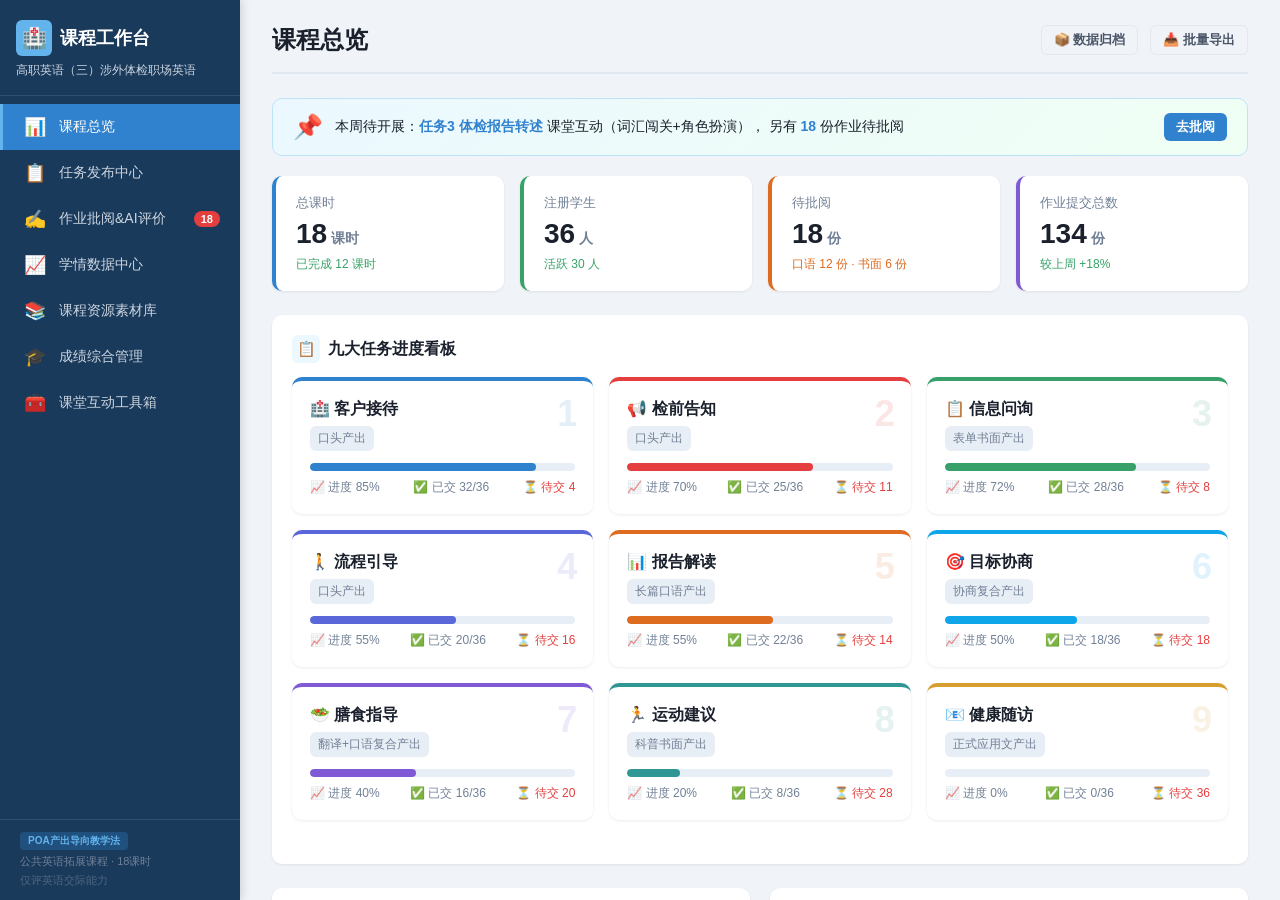
<file: course-workbench/index.html>
<!DOCTYPE html>
<html lang="zh-CN">
<head>
  <meta charset="UTF-8">
  <meta name="viewport" content="width=device-width, initial-scale=1.0">
  <meta name="apple-mobile-web-app-capable" content="yes">
  <meta name="apple-mobile-web-app-status-bar-style" content="black-translucent">
  <meta name="apple-mobile-web-app-title" content="涉外体检英语">
  <meta name="mobile-web-app-capable" content="yes">
  <title>高职英语（三）涉外体检职场英语 — 课程工作台</title>
  <link rel="stylesheet" href="css/style.css">
  <link rel="apple-touch-icon" sizes="180x180" href="icons/app-icon-180.png">
  <link rel="apple-touch-icon" sizes="167x167" href="icons/app-icon-167.png">
  <link rel="apple-touch-icon" sizes="152x152" href="icons/app-icon-152.png">
  <link rel="apple-touch-icon" sizes="120x120" href="icons/app-icon-120.png">
  <link rel="manifest" href="manifest.json">
  <!-- Chart.js for data visualization (local) -->
  <script src="js/lib/chart.umd.min.js"></script>
  <!-- QRCode.js for QR code generation (local) -->
  <script src="js/lib/qrcode.min.js"></script>
</head>
<body>

  <!-- ======== 侧边栏 ======== -->
  <aside class="sidebar">
    <div class="sidebar-header">
      <div class="logo">
        <div class="logo-icon">🏥</div>
        <div>
          <div>课程工作台</div>
        </div>
      </div>
      <div class="course-name" id="course-name-display">高职英语（三）涉外体检职场英语</div>
    </div>
    <nav class="sidebar-nav" id="sidebar-nav">
      <!-- 导航项由 app.js 动态渲染 -->
    </nav>
    <div class="sidebar-footer">
      <div class="poa-tag" id="poa-tag">POA产出导向</div>
      <div>公共英语拓展课程 · 18课时</div>
      <div style="margin-top: 4px; opacity: 0.6;">仅评英语交际能力</div>
    </div>
  </aside>

  <!-- ======== 主内容区 ======== -->
  <main class="main-content">
    <div class="page-header">
      <h1 id="page-title">课程总览</h1>
      <div class="header-actions">
        <button class="btn btn-outline btn-sm" onclick="showToast('数据已归档')">📦 数据归档</button>
        <button class="btn btn-outline btn-sm" onclick="showToast('全套资料导出中...')">📥 批量导出</button>
      </div>
    </div>
    <div id="page-content">
      <!-- 页面内容由 app.js 动态渲染 -->
    </div>
  </main>

  <!-- ======== 通用弹窗 ======== -->
  <div class="modal-overlay" id="modal-overlay" onclick="if(event.target===this)closeModal()">
    <div class="modal">
      <div class="modal-header">
        <h2 id="modal-title">标题</h2>
        <div class="modal-header__actions">
          <button class="modal-close" onclick="closeModal()">×</button>
        </div>
      </div>
      <div class="modal-body" id="modal-body">
        <!-- 弹窗内容由 app.js 动态填充 -->
      </div>
    </div>
  </div>

  <!-- ======== 脚本 ======== -->
  <script src="js/data.js"></script>
  <script src="js/app.js"></script>
</body>
</html>
</file>
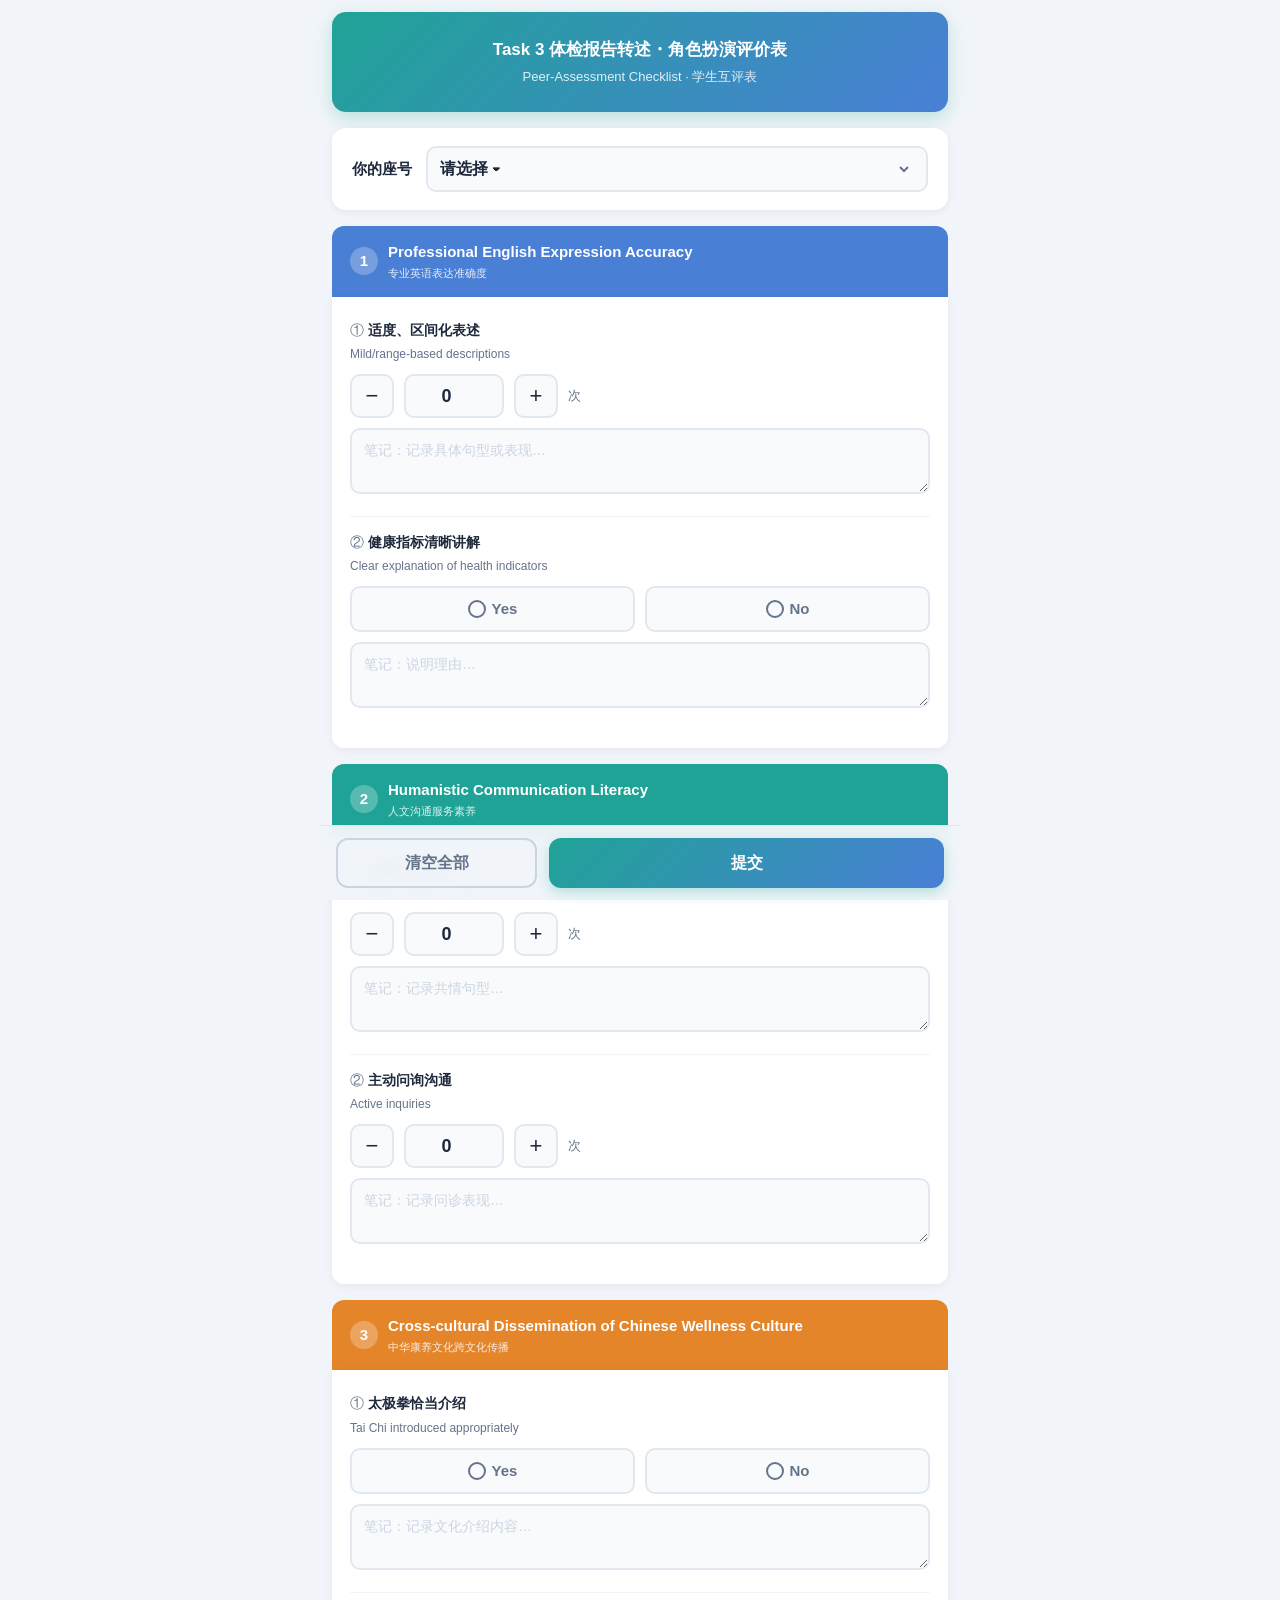
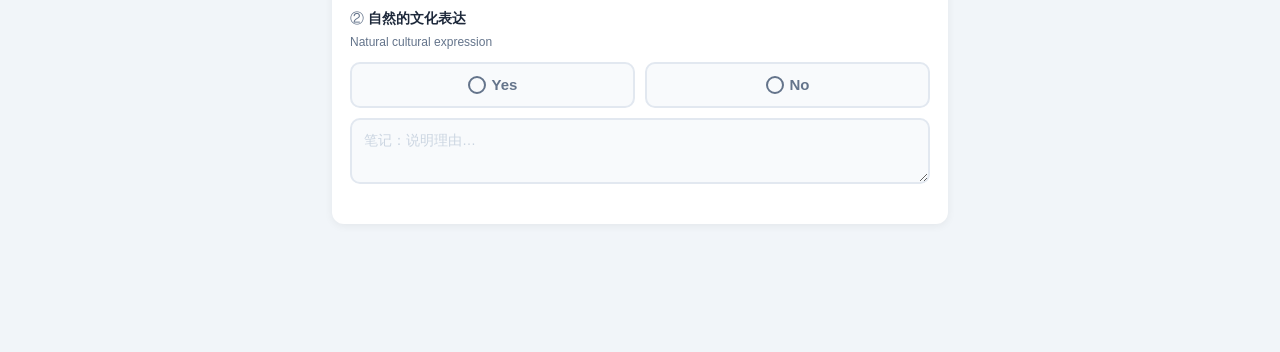
<file: task3-voting/index.html>
<!DOCTYPE html>
<html lang="zh-CN">
<head>
<meta charset="UTF-8">
<meta name="viewport" content="width=device-width, initial-scale=1.0, maximum-scale=1.0, user-scalable=no">
<title>Task 3 体检报告转述・角色扮演评价表</title>
<style>
  * { margin:0; padding:0; box-sizing:border-box; -webkit-tap-highlight-color:transparent; }
  :root {
    --c-blue:#4A7FD6; --c-teal:#1FA396; --c-purple:#E5852A;
    --c-text:#1e293b; --c-muted:#64748b; --c-border:#e2e8f0;
    --c-bg:#f1f5f9; --c-card:#ffffff; --c-track:#e2e8f0;
    --c-yes:#10b981; --c-no:#94a3b8;
  }
  body {
    font-family:-apple-system,BlinkMacSystemFont,"Segoe UI","PingFang SC","Microsoft YaHei",sans-serif;
    background:var(--c-bg); color:var(--c-text); line-height:1.6; padding-bottom:100px;
  }
  .container { max-width:640px; margin:0 auto; padding:12px; }

  /* 标题 */
  .header {
    background:linear-gradient(135deg,#1FA396,#4A7FD6);
    color:#fff; border-radius:14px; padding:24px 20px; text-align:center; margin-bottom:16px;
    box-shadow:0 6px 18px rgba(31,163,150,.25);
  }
  .header h1 { font-size:17px; font-weight:700; margin-bottom:4px; }
  .header .sub { font-size:13px; opacity:.85; }

  /* 座号 */
  .seat-bar {
    background:var(--c-card); border-radius:14px; padding:18px 20px; margin-bottom:16px;
    display:flex; align-items:center; gap:14px; box-shadow:0 2px 8px rgba(0,0,0,.06);
  }
  .seat-bar label { font-size:15px; font-weight:600; white-space:nowrap; }
  .seat-bar select {
    flex:1; height:46px; border:2px solid var(--c-border); border-radius:10px;
    font-size:16px; font-weight:600; padding:0 12px; background:#f8fafc; color:var(--c-text);
    appearance:none; -webkit-appearance:none;
    background-image:url("data:image/svg+xml,%3Csvg xmlns='http://www.w3.org/2000/svg' width='16' height='16' fill='none' stroke='%2364748b' stroke-width='2'%3E%3Cpath d='M4 6l4 4 4-4'/%3E%3C/svg%3E");
    background-repeat:no-repeat; background-position:right 14px center;
  }
  .seat-bar select:focus { border-color:var(--c-teal); outline:none; }

  /* 维度区块 */
  .dimension { margin-bottom:16px; }
  .dim-head {
    border-radius:12px 12px 0 0; padding:14px 18px; color:#fff; font-weight:700;
    display:flex; align-items:center; gap:10px;
  }
  .dim-head .dim-num {
    width:28px; height:28px; border-radius:50%; background:rgba(255,255,255,.25);
    display:flex; align-items:center; justify-content:center; font-size:15px; flex-shrink:0;
  }
  .dim-head .dim-title { font-size:15px; }
  .dim-head .dim-en { font-size:11px; opacity:.85; font-weight:400; margin-top:1px; }
  .dim-head .dim-text { display:flex; flex-direction:column; }
  .dim-blue .dim-head { background:var(--c-blue); }
  .dim-teal .dim-head { background:var(--c-teal); }
  .dim-purple .dim-head { background:var(--c-purple); }
  .dim-body {
    background:var(--c-card); border-radius:0 0 12px 12px; padding:8px 18px 18px;
    box-shadow:0 2px 8px rgba(0,0,0,.06);
  }

  /* 评价项 */
  .item { padding:14px 0; border-bottom:1px solid #f1f5f9; }
  .item:last-child { border-bottom:none; }
  .item-label { font-size:14px; font-weight:600; color:var(--c-text); margin-bottom:4px; }
  .item-label .num { color:var(--c-muted); font-weight:400; margin-right:4px; }
  .item-en { font-size:12px; color:var(--c-muted); margin-bottom:10px; }

  /* 数字步进器 */
  .stepper { display:flex; align-items:center; gap:10px; margin-bottom:10px; }
  .step-btn {
    width:44px; height:44px; border:2px solid var(--c-border); border-radius:10px;
    background:#f8fafc; font-size:22px; color:var(--c-text); cursor:pointer; flex-shrink:0;
    display:flex; align-items:center; justify-content:center; transition:all .15s;
  }
  .step-btn:active { background:#e2e8f0; transform:scale(.95); }
  .step-input {
    flex:1; height:44px; border:2px solid var(--c-border); border-radius:10px;
    text-align:center; font-size:18px; font-weight:700; background:#f8fafc; color:var(--c-text);
    max-width:100px;
  }
  .step-input:focus { border-color:var(--c-teal); outline:none; }
  .step-unit { font-size:13px; color:var(--c-muted); }

  /* Yes/No 切换 */
  .yn-toggle { display:flex; gap:10px; margin-bottom:10px; }
  .yn-opt {
    flex:1; height:46px; border:2px solid var(--c-border); border-radius:10px;
    background:#f8fafc; font-size:15px; font-weight:600; cursor:pointer;
    display:flex; align-items:center; justify-content:center; gap:6px; transition:all .15s;
    position:relative; color:var(--c-muted);
  }
  .yn-opt:active { transform:scale(.97); }
  .yn-opt input { position:absolute; opacity:0; width:0; height:0; }
  .yn-opt.sel-yes { background:#ecfdf5; border-color:var(--c-yes); color:#059669; }
  .yn-opt.sel-no { background:#f8fafc; border-color:var(--c-no); color:#475569; }
  .yn-opt .dot { width:18px; height:18px; border-radius:50%; border:2px solid currentColor; flex-shrink:0; }
  .yn-opt.sel-yes .dot { background:var(--c-yes); }
  .yn-opt.sel-no .dot { background:var(--c-no); }

  /* 笔记框 */
  .notes {
    width:100%; min-height:56px; border:2px solid var(--c-border); border-radius:10px;
    padding:10px 12px; font-size:14px; font-family:inherit; resize:vertical; background:#f8fafc;
    color:var(--c-text); line-height:1.5;
  }
  .notes:focus { border-color:var(--c-teal); outline:none; background:#fff; }
  .notes::placeholder { color:#cbd5e1; }

  /* 底部按钮 */
  .actions {
    position:fixed; bottom:0; left:0; right:0; background:rgba(241,245,249,.95);
    backdrop-filter:blur(8px); padding:12px 16px; display:flex; gap:12px; z-index:50;
    border-top:1px solid var(--c-border); max-width:640px; margin:0 auto;
  }
  .btn {
    height:50px; border-radius:12px; font-size:16px; font-weight:600; cursor:pointer;
    border:none; transition:all .15s; display:flex; align-items:center; justify-content:center;
  }
  .btn:active { transform:scale(.97); }
  .btn-clear { flex:1; background:transparent; border:2px solid #cbd5e1; color:var(--c-muted); }
  .btn-submit { flex:2; background:linear-gradient(135deg,var(--c-teal),#4A7FD6); color:#fff;
    box-shadow:0 4px 14px rgba(31,163,150,.3); }

  /* 确认页 */
  .confirm-overlay {
    position:fixed; inset:0; background:#f1f5f9; z-index:100;
    display:flex; flex-direction:column; align-items:center; justify-content:center;
    padding:40px 24px; text-align:center;
  }
  .confirm-overlay .check {
    width:88px; height:88px; border-radius:50%; background:var(--c-yes);
    display:flex; align-items:center; justify-content:center; margin-bottom:24px;
    box-shadow:0 8px 24px rgba(16,185,129,.3); animation:pop .4s ease;
  }
  @keyframes pop { 0%{transform:scale(0);} 60%{transform:scale(1.15);} 100%{transform:scale(1);} }
  .confirm-overlay .check svg { width:48px; height:48px; color:#fff; }
  .confirm-overlay h2 { font-size:22px; margin-bottom:8px; }
  .confirm-overlay .info { font-size:15px; color:var(--c-muted); margin-bottom:4px; }
  .confirm-overlay .btn-edit {
    margin-top:24px; height:48px; padding:0 32px; border-radius:12px; border:2px solid #cbd5e1;
    background:transparent; font-size:15px; color:var(--c-muted); cursor:pointer;
  }
  .confirm-overlay .btn-edit:active { transform:scale(.97); }

  /* Toast */
  .toast {
    position:fixed; top:20px; left:50%; transform:translateX(-50%) translateY(-100px);
    background:#1e293b; color:#fff; padding:12px 24px; border-radius:10px; font-size:14px;
    z-index:200; transition:transform .3s; white-space:nowrap;
  }
  .toast.show { transform:translateX(-50%) translateY(0); }
  .toast.err { background:#dc2626; }

  .hidden { display:none !important; }
</style>
</head>
<body>

<!-- 评价表单 -->
<div id="formPage" class="container">
  <div class="header">
    <h1>Task 3 体检报告转述・角色扮演评价表</h1>
    <div class="sub">Peer-Assessment Checklist · 学生互评表</div>
  </div>

  <!-- 座号 -->
  <div class="seat-bar">
    <label>你的座号</label>
    <select id="seatNumber">
      <option value="">请选择 ▾</option>
    </select>
  </div>

  <!-- 维度1 -->
  <div class="dimension dim-blue">
    <div class="dim-head">
      <div class="dim-num">1</div>
      <div class="dim-text">
        <div class="dim-title">Professional English Expression Accuracy</div>
        <div class="dim-en">专业英语表达准确度</div>
      </div>
    </div>
    <div class="dim-body">
      <!-- ① 适度、区间化表述 -->
      <div class="item">
        <div class="item-label"><span class="num">①</span>适度、区间化表述</div>
        <div class="item-en">Mild/range-based descriptions</div>
        <div class="stepper">
          <button type="button" class="step-btn" onclick="adjust('q1_count',-1)">−</button>
          <input type="number" id="q1_count" class="step-input" value="0" min="0" inputmode="numeric">
          <button type="button" class="step-btn" onclick="adjust('q1_count',1)">+</button>
          <span class="step-unit">次</span>
        </div>
        <textarea class="notes" id="q1_notes" placeholder="笔记：记录具体句型或表现…"></textarea>
      </div>
      <!-- ② 健康指标清晰讲解 -->
      <div class="item">
        <div class="item-label"><span class="num">②</span>健康指标清晰讲解</div>
        <div class="item-en">Clear explanation of health indicators</div>
        <div class="yn-toggle">
          <label class="yn-opt" onclick="selectYN(this,'q2_yesno','Yes')">
            <input type="radio" name="q2_yesno" value="Yes">
            <span class="dot"></span>Yes
          </label>
          <label class="yn-opt" onclick="selectYN(this,'q2_yesno','No')">
            <input type="radio" name="q2_yesno" value="No">
            <span class="dot"></span>No
          </label>
        </div>
        <textarea class="notes" id="q2_notes" placeholder="笔记：说明理由…"></textarea>
      </div>
    </div>
  </div>

  <!-- 维度2 -->
  <div class="dimension dim-teal">
    <div class="dim-head">
      <div class="dim-num">2</div>
      <div class="dim-text">
        <div class="dim-title">Humanistic Communication Literacy</div>
        <div class="dim-en">人文沟通服务素养</div>
      </div>
    </div>
    <div class="dim-body">
      <!-- ① 共情句式运用 -->
      <div class="item">
        <div class="item-label"><span class="num">①</span>共情句式运用</div>
        <div class="item-en">Empathy sentence patterns</div>
        <div class="stepper">
          <button type="button" class="step-btn" onclick="adjust('q3_count',-1)">−</button>
          <input type="number" id="q3_count" class="step-input" value="0" min="0" inputmode="numeric">
          <button type="button" class="step-btn" onclick="adjust('q3_count',1)">+</button>
          <span class="step-unit">次</span>
        </div>
        <textarea class="notes" id="q3_notes" placeholder="笔记：记录共情句型…"></textarea>
      </div>
      <!-- ② 主动问询沟通 -->
      <div class="item">
        <div class="item-label"><span class="num">②</span>主动问询沟通</div>
        <div class="item-en">Active inquiries</div>
        <div class="stepper">
          <button type="button" class="step-btn" onclick="adjust('q4_count',-1)">−</button>
          <input type="number" id="q4_count" class="step-input" value="0" min="0" inputmode="numeric">
          <button type="button" class="step-btn" onclick="adjust('q4_count',1)">+</button>
          <span class="step-unit">次</span>
        </div>
        <textarea class="notes" id="q4_notes" placeholder="笔记：记录问诊表现…"></textarea>
      </div>
    </div>
  </div>

  <!-- 维度3 -->
  <div class="dimension dim-purple">
    <div class="dim-head">
      <div class="dim-num">3</div>
      <div class="dim-text">
        <div class="dim-title">Cross-cultural Dissemination of Chinese Wellness Culture</div>
        <div class="dim-en">中华康养文化跨文化传播</div>
      </div>
    </div>
    <div class="dim-body">
      <!-- ① 太极拳恰当介绍 -->
      <div class="item">
        <div class="item-label"><span class="num">①</span>太极拳恰当介绍</div>
        <div class="item-en">Tai Chi introduced appropriately</div>
        <div class="yn-toggle">
          <label class="yn-opt" onclick="selectYN(this,'q5_yesno','Yes')">
            <input type="radio" name="q5_yesno" value="Yes">
            <span class="dot"></span>Yes
          </label>
          <label class="yn-opt" onclick="selectYN(this,'q5_yesno','No')">
            <input type="radio" name="q5_yesno" value="No">
            <span class="dot"></span>No
          </label>
        </div>
        <textarea class="notes" id="q5_notes" placeholder="笔记：记录文化介绍内容…"></textarea>
      </div>
      <!-- ② 自然的文化表达 -->
      <div class="item">
        <div class="item-label"><span class="num">②</span>自然的文化表达</div>
        <div class="item-en">Natural cultural expression</div>
        <div class="yn-toggle">
          <label class="yn-opt" onclick="selectYN(this,'q6_yesno','Yes')">
            <input type="radio" name="q6_yesno" value="Yes">
            <span class="dot"></span>Yes
          </label>
          <label class="yn-opt" onclick="selectYN(this,'q6_yesno','No')">
            <input type="radio" name="q6_yesno" value="No">
            <span class="dot"></span>No
          </label>
        </div>
        <textarea class="notes" id="q6_notes" placeholder="笔记：说明理由…"></textarea>
      </div>
    </div>
  </div>

  <!-- 底部按钮 -->
  <div class="actions">
    <button class="btn btn-clear" onclick="clearAll()">清空全部</button>
    <button class="btn btn-submit" onclick="submitForm()">提交</button>
  </div>
</div>

<!-- 确认页 -->
<div id="confirmPage" class="confirm-overlay hidden">
  <div class="check">
    <svg viewBox="0 0 24 24" fill="none" stroke="currentColor" stroke-width="3" stroke-linecap="round" stroke-linejoin="round">
      <polyline points="4 12 10 18 20 6"></polyline>
    </svg>
  </div>
  <h2>评价表已提交！</h2>
  <div class="info" id="confirmSeat">座号：—</div>
  <div class="info" id="confirmProgress">评价已提交，感谢参与！</div>
  <button class="btn-edit" onclick="editForm()">修改评价</button>
</div>

<!-- Toast -->
<div id="toast" class="toast"></div>

<script>
var TOTAL = 24;
var STORAGE_KEY = 'roleplay_eval_form_v3';
var SUBMIT_KEY = 'roleplay_eval_submitted_v3';

/* ---------- 初始化座号选项 ---------- */
(function init() {
  var sel = document.getElementById('seatNumber');
  for (var i = 1; i <= TOTAL; i++) {
    var opt = document.createElement('option');
    opt.value = i; opt.textContent = i + ' 号';
    sel.appendChild(opt);
  }
  restoreForm();
  checkSubmitted();
})();

/* ---------- 数字步进器 ---------- */
function adjust(id, delta) {
  var el = document.getElementById(id);
  var v = parseInt(el.value) || 0;
  v = Math.max(0, v + delta);
  el.value = v;
  autoSave();
}

/* ---------- Yes/No 选择 ---------- */
function selectYN(el, name, val) {
  var group = el.parentNode;
  var opts = group.querySelectorAll('.yn-opt');
  opts.forEach(function(o) {
    o.classList.remove('sel-yes', 'sel-no');
    o.querySelector('input').checked = false;
  });
  el.classList.add(val === 'Yes' ? 'sel-yes' : 'sel-no');
  el.querySelector('input').checked = true;
  autoSave();
}

/* ---------- 自动保存 ---------- */
function autoSave() {
  var data = collectForm();
  try { localStorage.setItem(STORAGE_KEY, JSON.stringify(data)); } catch(e) {}
}

function collectForm() {
  return {
    seatNumber: document.getElementById('seatNumber').value,
    q1_count: document.getElementById('q1_count').value,
    q1_notes: document.getElementById('q1_notes').value,
    q2_yesno: getRadio('q2_yesno'),
    q2_notes: document.getElementById('q2_notes').value,
    q3_count: document.getElementById('q3_count').value,
    q3_notes: document.getElementById('q3_notes').value,
    q4_count: document.getElementById('q4_count').value,
    q4_notes: document.getElementById('q4_notes').value,
    q5_yesno: getRadio('q5_yesno'),
    q5_notes: document.getElementById('q5_notes').value,
    q6_yesno: getRadio('q6_yesno'),
    q6_notes: document.getElementById('q6_notes').value,
  };
}

function getRadio(name) {
  var checked = document.querySelector('input[name="' + name + '"]:checked');
  return checked ? checked.value : '';
}

/* ---------- 恢复表单 ---------- */
function restoreForm() {
  try {
    var raw = localStorage.getItem(STORAGE_KEY);
    if (!raw) return;
    var data = JSON.parse(raw);
    if (data.seatNumber) document.getElementById('seatNumber').value = data.seatNumber;
    if (data.q1_count !== undefined) document.getElementById('q1_count').value = data.q1_count;
    if (data.q1_notes) document.getElementById('q1_notes').value = data.q1_notes;
    if (data.q2_notes) document.getElementById('q2_notes').value = data.q2_notes;
    if (data.q3_count !== undefined) document.getElementById('q3_count').value = data.q3_count;
    if (data.q3_notes) document.getElementById('q3_notes').value = data.q3_notes;
    if (data.q4_count !== undefined) document.getElementById('q4_count').value = data.q4_count;
    if (data.q4_notes) document.getElementById('q4_notes').value = data.q4_notes;
    if (data.q5_notes) document.getElementById('q5_notes').value = data.q5_notes;
    if (data.q6_notes) document.getElementById('q6_notes').value = data.q6_notes;
    ['q2_yesno','q5_yesno','q6_yesno'].forEach(function(name) {
      var val = data[name];
      if (val) {
        var labels = document.querySelectorAll('input[name="' + name + '"]');
        labels.forEach(function(inp) {
          if (inp.value === val) {
            inp.checked = true;
            var parent = inp.closest('.yn-opt');
            if (parent) parent.classList.add(val === 'Yes' ? 'sel-yes' : 'sel-no');
          }
        });
      }
    });
  } catch(e) {}
}

/* ---------- 检查是否已提交（本机） ---------- */
function checkSubmitted() {
  var submitted = false;
  try { submitted = localStorage.getItem(SUBMIT_KEY) === '1'; } catch(e) {}
  if (!submitted) return;
  var seat = null;
  try { var d = JSON.parse(localStorage.getItem(STORAGE_KEY) || '{}'); seat = d.seatNumber; } catch(e) {}
  if (!seat) { clearSubmitFlag(); return; }
  showConfirm(seat);
}

/* ---------- 显示确认页 ---------- */
function showConfirm(seat) {
  document.getElementById('confirmSeat').textContent = '座号：' + seat;
  document.getElementById('confirmProgress').textContent = '评价已提交，感谢参与！';
  document.getElementById('formPage').classList.add('hidden');
  document.getElementById('confirmPage').classList.remove('hidden');
}

function editForm() {
  clearSubmitFlag();
  document.getElementById('confirmPage').classList.add('hidden');
  document.getElementById('formPage').classList.remove('hidden');
  restoreForm();
}

function clearSubmitFlag() {
  try { localStorage.removeItem(SUBMIT_KEY); } catch(e) {}
}

/* ---------- 提交表单（本机保存） ---------- */
function submitForm() {
  var data = collectForm();
  if (!data.seatNumber) { showToast('请先选择座号', true); return; }
  if (data.q2_yesno === '') { showToast('请选择「健康指标清晰讲解」', true); return; }
  if (data.q5_yesno === '') { showToast('请选择「太极拳恰当介绍」', true); return; }
  if (data.q6_yesno === '') { showToast('请选择「自然的文化表达」', true); return; }

  autoSave();
  try { localStorage.setItem(SUBMIT_KEY, '1'); } catch(e) {}
  showConfirm(data.seatNumber);
}

/* ---------- 清空全部 ---------- */
function clearAll() {
  if (!confirm('确定要清空当前页面的所有输入和选择吗？\n（不影响已提交的数据）')) return;
  document.getElementById('seatNumber').value = '';
  ['q1_count','q3_count','q4_count'].forEach(function(id) {
    document.getElementById(id).value = '0';
  });
  ['q1_notes','q2_notes','q3_notes','q4_notes','q5_notes','q6_notes'].forEach(function(id) {
    document.getElementById(id).value = '';
  });
  ['q2_yesno','q5_yesno','q6_yesno'].forEach(function(name) {
    document.querySelectorAll('input[name="' + name + '"]').forEach(function(inp) {
      inp.checked = false;
      var p = inp.closest('.yn-opt');
      if (p) p.classList.remove('sel-yes', 'sel-no');
    });
  });
  try { localStorage.removeItem(STORAGE_KEY); } catch(e) {}
  showToast('已清空');
}

/* ---------- Toast ---------- */
function showToast(msg, isErr) {
  var t = document.getElementById('toast');
  t.textContent = msg;
  t.className = 'toast show' + (isErr ? ' err' : '');
  setTimeout(function() { t.className = 'toast'; }, 2200);
}

/* ---------- 输入变化时自动保存 ---------- */
document.querySelectorAll('input,textarea,select').forEach(function(el) {
  el.addEventListener('change', autoSave);
  el.addEventListener('input', autoSave);
});
</script>
</body>
</html>
</file>
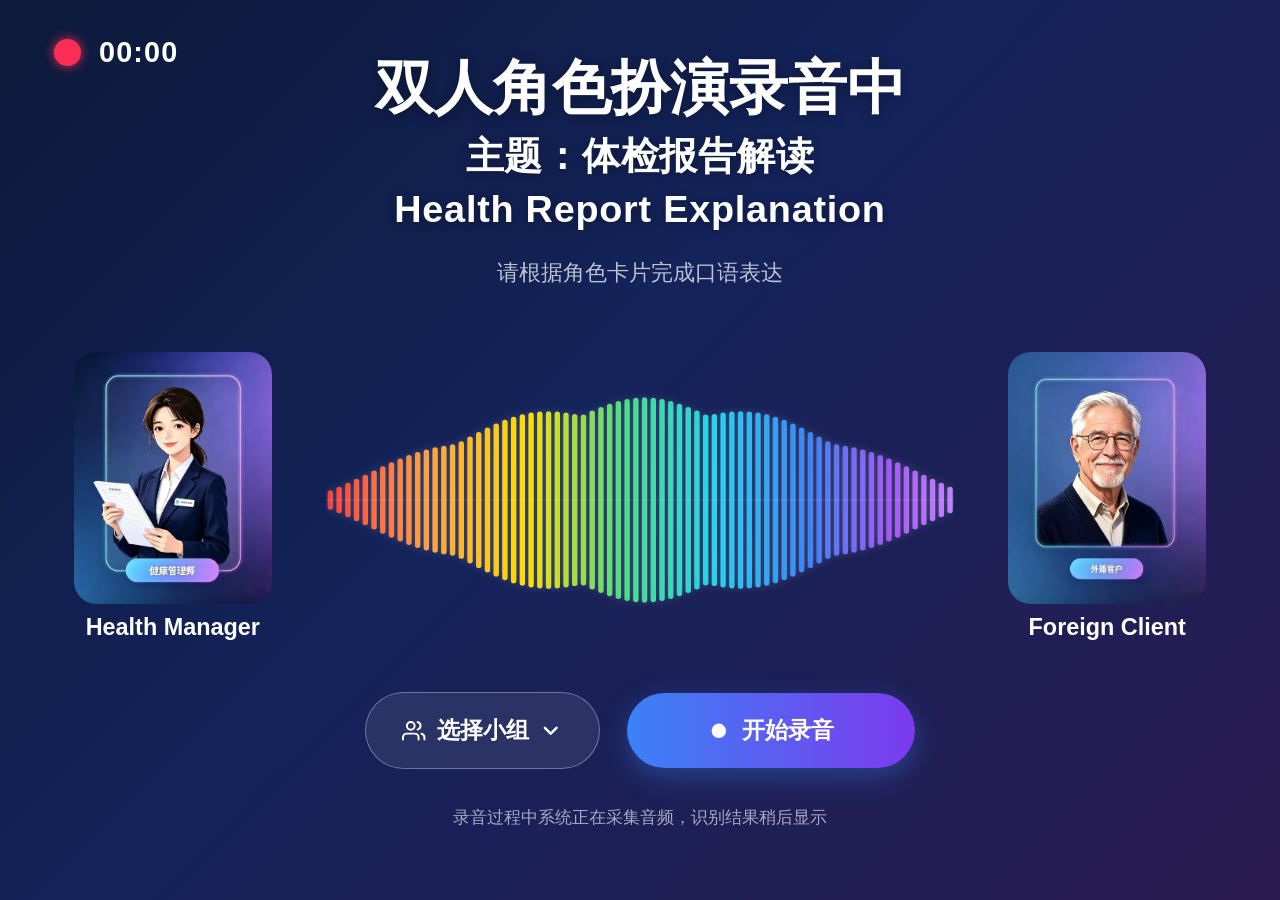
<file: course-workbench/task3-recorder/index.html>
<!DOCTYPE html>
<html lang="zh-CN">
<head>
<meta charset="UTF-8">
<meta name="viewport" content="width=device-width, initial-scale=1.0">
<title>角色扮演录音工作台</title>
<style>
/* ========================================
   Reset & Base
   ======================================== */
*, *::before, *::after { box-sizing: border-box; }
html, body {
  margin: 0;
  padding: 0;
  width: 100%;
  height: 100%;
  background: #070c18;
  font-family: -apple-system, BlinkMacSystemFont, "Segoe UI", "PingFang SC", "Microsoft YaHei", sans-serif;
  overflow: hidden;
}

/* 16:9 viewport using vmin scaling */
#app {
  position: relative;
  width: 100vw;
  height: 100vh;
  background: linear-gradient(135deg, #0c1a3a 0%, #14235a 45%, #2a1b52 100%);
  color: #fff;
  overflow: hidden;
}

/* ====== 嵌入 iframe 模式：填满弹窗高度，不再强守 16:9（解决底部被截断/黑块） ====== */
html.in-iframe,
html.in-iframe body {
  overflow: hidden;
}
html.in-iframe #app {
  width: 100%;
  height: 100%;
  min-height: 100%;
  aspect-ratio: auto;
  overflow: hidden;
}
html.in-iframe .screen {
  position: relative;
  min-height: 100%;
  height: 100%;
  padding: 2.4% 3%;
  justify-content: space-between;
}
html.in-iframe .rec-topbar { top: 2.2vmin; left: 3vmin; font-size: 2.8vmin; }
html.in-iframe .rec-title { font-size: 5.4vmin; }
html.in-iframe .rec-theme { font-size: 3.2vmin; }
html.in-iframe .rec-subtitle { font-size: 1.9vmin; }
html.in-iframe .rec-stage { gap: 2.2vmin; padding: 1vmin 0; }
html.in-iframe .role-avatar { width: 17vmin; height: 21vmin; min-width: 92px; min-height: 116px; }
html.in-iframe .waveform-wrap { height: 22vmin; min-height: 116px; max-width: 46%; }
html.in-iframe .rec-controls { gap: 1.4vmin; margin-bottom: 0; }
html.in-iframe .btn-record { padding: 1.7vmin 3.4vmin; font-size: 2.2vmin; min-width: 26vmin; }
html.in-iframe .btn-group { padding: 1.7vmin 2.8vmin; font-size: 2.2vmin; min-width: 22vmin; }
html.in-iframe .btn-group svg,
html.in-iframe .btn-record svg { width: 2.2vmin; height: 2.2vmin; }

/* 全屏模式下为浏览器通知条留出安全距离，避免标题被遮挡 */
html.fs-safe-top #app { padding-top: 6vmin; }

.screen {
  position: absolute;
  inset: 0;
  display: none;
  flex-direction: column;
  align-items: center;
  justify-content: center;
  padding: 4vmin;
}
.screen.active { display: flex; }

/* ========================================
   Recording Screen
   ======================================== */
.rec-topbar {
  position: absolute;
  top: 4vmin;
  left: 6vmin;
  display: flex;
  align-items: center;
  gap: 2vmin;
  font-size: 3.2vmin;
  font-weight: 700;
  letter-spacing: 0.04em;
}

.rec-dot {
  width: 3vmin;
  height: 3vmin;
  min-width: 18px;
  min-height: 18px;
  border-radius: 50%;
  background: #ff2d55;
  box-shadow: 0 0 1.2vmin rgba(255, 45, 85, 0.9);
}

/* 只有录音中才闪烁 */
.rec-dot.recording {
  animation: pulse-dot 0.85s infinite;
}

@keyframes pulse-dot {
  0%   { opacity: 1;    transform: scale(1);    box-shadow: 0 0 0 0 rgba(255, 45, 85, 0.75); }
  50%  { opacity: 0.18; transform: scale(0.66); box-shadow: 0 0 1.8vmin 0.7vmin rgba(255, 45, 85, 0); }
  100% { opacity: 1;    transform: scale(1);    box-shadow: 0 0 0 0 rgba(255, 45, 85, 0); }
}

.rec-title-wrap {
  text-align: center;
  margin-top: 2vmin;
}

.rec-title {
  font-size: 6.5vmin;
  font-weight: 800;
  line-height: 1.15;
  margin: 0 0 1vmin;
  text-shadow: 0 2px 12px rgba(0,0,0,0.35);
}

/* 主题行：字号略小于主标题 */
.rec-theme {
  font-size: 4.2vmin;
  font-weight: 700;
  color: #fff;
  margin: 0 0 1.2vmin;
  letter-spacing: 0.02em;
  text-shadow: 0 2px 10px rgba(0,0,0,0.3);
  line-height: 1.4;
}

.rec-theme::first-line {
  font-size: 4.2vmin;
}

.rec-subtitle {
  font-size: 2.4vmin;
  color: rgba(255,255,255,0.72);
  font-weight: 500;
}

.rec-stage {
  display: flex;
  align-items: center;
  justify-content: center;
  gap: 4vmin;
  width: 100%;
  flex: 1;
  min-height: 0;
  padding: 3vmin 0;
}

/* Role Cards — 无边框无背景，图片自然融入 */
.role-card {
  display: flex;
  flex-direction: column;
  align-items: center;
  justify-content: flex-end;
  user-select: none;
}

.role-avatar {
  width: 22vmin;
  height: 28vmin;
  min-width: 150px;
  min-height: 200px;
  border-radius: 2.5vmin;
  overflow: hidden;
  background: transparent;
  display: flex;
  align-items: center;
  justify-content: center;
  margin-bottom: 1.2vmin;
}

.avatar-svg {
  width: 100%;
  height: 100%;
  object-fit: cover;
  object-position: top center;
  display: block;
}

.role-name {
  font-size: 2.6vmin;
  font-weight: 700;
  margin-bottom: 0.8vmin;
}

.role-speaking {
  display: none;
}

/* Waveform canvas (上下对称波动) */
.waveform-wrap {
  flex: 1;
  display: flex;
  align-items: center;
  justify-content: center;
  height: 34vmin;
  min-height: 220px;
  max-width: 55%;
  padding: 0 2vmin;
}

.wave-canvas {
  width: 100%;
  height: 100%;
  display: block;
}

.rec-controls {
  display: flex;
  flex-direction: column;
  align-items: center;
  gap: 2.2vmin;
  margin-bottom: 2vmin;
}

.btn-record {
  display: inline-flex;
  align-items: center;
  justify-content: center;
  gap: 1.4vmin;
  min-width: 32vmin;
  padding: 2.4vmin 5vmin;
  border: none;
  border-radius: 999px;
  font-size: 2.6vmin;
  font-weight: 700;
  color: #fff;
  background: linear-gradient(90deg, #3b82f6 0%, #7c3aed 100%);
  box-shadow: 0 1vmin 3vmin rgba(59, 130, 246, 0.35);
  cursor: pointer;
  transition: transform 0.15s ease, box-shadow 0.15s ease, filter 0.15s ease;
}

.btn-record:hover { transform: translateY(-0.25vmin); box-shadow: 0 1.2vmin 3.6vmin rgba(59, 130, 246, 0.42); }
.btn-record:active { transform: translateY(0); }

.btn-record.stop {
  background: linear-gradient(90deg, #ef4444 0%, #db2777 100%);
  box-shadow: 0 1vmin 3vmin rgba(239, 68, 68, 0.35);
}

.btn-record:disabled {
  opacity: 0.55;
  cursor: not-allowed;
  transform: none;
}

.rec-hint {
  font-size: 1.9vmin;
  color: rgba(255,255,255,0.62);
  font-weight: 500;
}

/* 录音控制按钮行 */
.rec-buttons {
  display: flex;
  align-items: center;
  justify-content: center;
  gap: 3vmin;
}

/* 选择小组按钮（次要样式） */
.btn-group {
  display: inline-flex;
  align-items: center;
  justify-content: center;
  gap: 1.2vmin;
  min-width: 26vmin;
  padding: 2.4vmin 4vmin;
  border: 1px solid rgba(255,255,255,0.32);
  border-radius: 999px;
  font-size: 2.6vmin;
  font-weight: 700;
  color: #fff;
  background: rgba(255,255,255,0.08);
  cursor: pointer;
  transition: transform 0.15s ease, background 0.15s ease, border-color 0.15s ease;
}
.btn-group:hover { background: rgba(255,255,255,0.16); transform: translateY(-0.25vmin); }
.btn-group:active { transform: translateY(0); }
.btn-group:disabled { opacity: 0.5; cursor: not-allowed; transform: none; }
.btn-group svg { width: 2.6vmin; height: 2.6vmin; }
.btn-group .caret { transition: transform 0.2s ease; }
.group-select.open .btn-group .caret { transform: rotate(180deg); }

/* 面板式下拉（向上展开，适配大屏投影） */
.group-select { position: relative; }
.group-dropdown {
  position: absolute;
  bottom: calc(100% + 1.5vmin);
  left: 50%;
  transform: translateX(-50%) translateY(1.4vmin);
  width: 30vmin;
  min-width: 210px;
  background: rgba(10, 22, 48, 0.98);
  border: 1px solid rgba(255,255,255,0.18);
  border-radius: 2vmin;
  box-shadow: 0 2vmin 6vmin rgba(0,0,0,0.55);
  padding: 1vmin;
  display: none;
  flex-direction: column;
  gap: 0.6vmin;
  z-index: 50;
  backdrop-filter: blur(14px);
}
.group-select.open .group-dropdown {
  display: flex;
  transform: translateX(-50%) translateY(0);
}
.group-option {
  display: flex;
  align-items: center;
  gap: 1.4vmin;
  width: 100%;
  padding: 1.9vmin 2.2vmin;
  border: none;
  border-radius: 1.2vmin;
  background: transparent;
  color: #fff;
  font-size: 2.7vmin;
  font-weight: 700;
  text-align: left;
  cursor: pointer;
  transition: background 0.15s ease;
}
.group-option:hover { background: rgba(59,130,246,0.22); }
.group-option.selected { background: rgba(124,58,237,0.30); }
.group-option .opt-dot {
  width: 1.8vmin; height: 1.8vmin; min-width: 12px; min-height: 12px;
  border-radius: 50%; background: #3b82f6; flex-shrink: 0;
}
.group-option.selected .opt-dot { background: #a855f7; }

/* ========================================
   Processing Screen
   ======================================== */
.processing-box {
  display: flex;
  flex-direction: column;
  align-items: center;
  gap: 4vmin;
}

.spinner {
  width: 10vmin;
  height: 10vmin;
  min-width: 64px;
  min-height: 64px;
  border-radius: 50%;
  border: 0.8vmin solid rgba(255,255,255,0.12);
  border-top-color: #38bdf8;
  animation: spin 1s linear infinite;
}

@keyframes spin { to { transform: rotate(360deg); } }

.processing-text {
  font-size: 3.4vmin;
  font-weight: 600;
  color: rgba(255,255,255,0.92);
}

.processing-sub {
  font-size: 2vmin;
  color: rgba(255,255,255,0.6);
}

/* ========================================
   Result Screen
   ======================================== */
.result-inner {
  width: 100%;
  max-width: 140vmin;
  height: 100%;
  display: flex;
  flex-direction: column;
}

.result-header {
  text-align: center;
  margin-bottom: 2vmin;
}

.result-title {
  font-size: 3.8vmin;
  font-weight: 800;
  margin: 0 0 0.5vmin;
}

.result-subtitle {
  font-size: 1.8vmin;
  color: rgba(255,255,255,0.65);
}

.result-body {
  flex: 1;
  display: flex;
  flex-direction: column;
  min-height: 0;
  overflow: hidden;
}

.panel {
  flex: 1;
  min-height: 0;
  background: rgba(255,255,255,0.06);
  border: 1px solid rgba(255,255,255,0.12);
  border-radius: 2vmin;
  padding: 1.6vmin 2.2vmin;
  overflow: auto;
  backdrop-filter: blur(10px);
}

.panel-title {
  font-size: 2.0vmin;
  font-weight: 700;
  margin: 0 0 0.8vmin;
  padding-bottom: 0.5vmin;
  border-bottom: 1px solid rgba(255,255,255,0.1);
}

.dialogue-line {
  margin-bottom: 0.55vmin;
  font-size: 2.0vmin;
  line-height: 1.32;
}

.dialogue-speaker {
  display: inline-block;
  font-weight: 700;
  color: #38bdf8;
  min-width: 7.5vmin;
  margin-right: 0.8vmin;
}

.dialogue-speaker.b { color: #a78bfa; }

.report-list {
  list-style: none;
  padding: 0;
  margin: 0;
}

.report-item {
  margin-bottom: 2.2vmin;
}

.report-label {
  display: flex;
  align-items: center;
  justify-content: space-between;
  font-size: 2vmin;
  font-weight: 700;
  margin-bottom: 0.8vmin;
}

.report-score {
  display: flex;
  gap: 0.5vmin;
}

.star {
  width: 2.2vmin;
  height: 2.2vmin;
  color: #fbbf24;
}

.star.empty { color: rgba(255,255,255,0.18); }

.report-bar {
  height: 1.2vmin;
  background: rgba(255,255,255,0.1);
  border-radius: 999px;
  overflow: hidden;
}

.report-bar-fill {
  height: 100%;
  border-radius: 999px;
  background: linear-gradient(90deg, #3b82f6, #8b5cf6);
  transition: width 0.8s ease;
}

.report-comment {
  font-size: 1.8vmin;
  color: rgba(255,255,255,0.7);
  margin-top: 0.7vmin;
  line-height: 1.45;
}

.result-footer {
  display: flex;
  justify-content: center;
  gap: 2vmin;
  padding-top: 1.4vmin;
}

.btn-return {
  display: inline-flex;
  align-items: center;
  justify-content: center;
  gap: 1vmin;
  padding: 1.6vmin 4vmin;
  border: 1px solid rgba(255,255,255,0.25);
  border-radius: 999px;
  font-size: 2vmin;
  font-weight: 700;
  color: #fff;
  background: rgba(255,255,255,0.08);
  cursor: pointer;
  transition: background 0.2s ease, transform 0.15s ease;
}

/* 结果页下方跳转按钮 */
.result-actions {
  flex: 0 0 auto;
  display: flex;
  flex-direction: row;
  justify-content: center;
  align-items: center;
  flex-wrap: wrap;
  gap: 2vmin;
  padding: 1.4vmin 1vmin 0;
}

.btn-action {
  display: inline-flex;
  align-items: center;
  justify-content: center;
  min-width: 18vmin;
  padding: 1.4vmin 2.6vmin;
  border: none;
  border-radius: 999px;
  font-size: 2.1vmin;
  font-weight: 800;
  color: #fff;
  background: linear-gradient(135deg, #3b82f6 0%, #7c3aed 100%);
  box-shadow: 0 1vmin 3vmin rgba(59, 130, 246, 0.35);
  cursor: pointer;
  transition: transform 0.15s ease, box-shadow 0.15s ease, filter 0.15s ease;
}

.btn-action:nth-child(2) {
  background: linear-gradient(135deg, #06b6d4 0%, #3b82f6 100%);
  box-shadow: 0 1vmin 3vmin rgba(6, 182, 212, 0.35);
}

.btn-action:hover { transform: translateY(-0.3vmin); filter: brightness(1.06); }
.btn-action:active { transform: translateY(0); }

.btn-return:hover { background: rgba(255,255,255,0.16); transform: translateY(-0.2vmin); }

/* Scrollbar for panels */
.panel::-webkit-scrollbar { width: 0.6vmin; }
.panel::-webkit-scrollbar-thumb { background: rgba(255,255,255,0.2); border-radius: 999px; }

/* Utility */
.hidden { display: none !important; }
</style>
</head>
<body>
<div id="app">

  <!-- ========== Recording Screen ========== -->
  <div class="screen screen--recording active" id="screenRecording">
    <div class="rec-topbar">
      <div class="rec-dot" id="recDot"></div>
      <span id="timerText">00:00</span>
    </div>

    <div class="rec-title-wrap">
      <h1 class="rec-title">双人角色扮演录音中</h1>
      <p class="rec-theme">主题：体检报告解读<br>Health Report Explanation</p>
      <p class="rec-subtitle">请根据角色卡片完成口语表达</p>
    </div>

    <div class="rec-stage">
      <div class="role-card" id="cardA" data-role="A">
                <div class="role-avatar" id="avatarA">
          <img class="avatar-svg" alt="Health Manager"
               src="[data-uri]">
        </div>
        <div class="role-name">Health Manager</div>
      </div>

      <div class="waveform-wrap">
        <canvas id="waveCanvas" class="wave-canvas"></canvas>
      </div>

      <div class="role-card" id="cardB" data-role="B">
                <div class="role-avatar" id="avatarB">
          <img class="avatar-svg" alt="Foreign Client"
               src="[data-uri]">
        </div>
        <div class="role-name">Foreign Client</div>
      </div>
    </div>

    <div class="rec-controls">
      <div class="rec-buttons">
        <div class="group-select" id="groupSelect">
          <button class="btn-group" id="btnGroup" onclick="toggleGroupDropdown()">
            <svg viewBox="0 0 24 24" fill="none" stroke="currentColor" stroke-width="2" stroke-linecap="round" stroke-linejoin="round"><path d="M17 21v-2a4 4 0 0 0-4-4H5a4 4 0 0 0-4 4v2"/><circle cx="9" cy="7" r="4"/><path d="M23 21v-2a4 4 0 0 0-3-3.87"/><path d="M16 3.13a4 4 0 0 1 0 7.75"/></svg>
            <span id="groupBtnText">选择小组</span>
            <svg class="caret" viewBox="0 0 24 24" fill="none" stroke="currentColor" stroke-width="2.5" stroke-linecap="round" stroke-linejoin="round"><path d="M6 9l6 6 6-6"/></svg>
          </button>
          <div class="group-dropdown" id="groupDropdown">
            <button class="group-option" data-group="1" onclick="selectGroup(1)"><span class="opt-dot"></span>第一组</button>
            <button class="group-option" data-group="2" onclick="selectGroup(2)"><span class="opt-dot"></span>第二组</button>
            <button class="group-option" data-group="3" onclick="selectGroup(3)"><span class="opt-dot"></span>第三组</button>
            <button class="group-option" data-group="4" onclick="selectGroup(4)"><span class="opt-dot"></span>第四组</button>
            <button class="group-option" data-group="5" onclick="selectGroup(5)"><span class="opt-dot"></span>第五组</button>
          </div>
        </div>
        <button class="btn-record" id="btnRecord" onclick="toggleRecording()">
          <svg width="2.4vmin" height="2.4vmin" viewBox="0 0 24 24" fill="currentColor"><circle cx="12" cy="12" r="8"/></svg>
          开始录音
        </button>
      </div>
      <p class="rec-hint">录音过程中系统正在采集音频，识别结果稍后显示</p>
    </div>
  </div>

  <!-- ========== Processing Screen ========== -->
  <div class="screen screen--processing" id="screenProcessing">
    <div class="processing-box">
      <div class="spinner"></div>
      <div class="processing-text">AI正在解析对话音频，请稍候...</div>
      <div class="processing-sub" id="processingSub">请勿关闭页面</div>
    </div>
  </div>

  <!-- ========== Result Screen ========== -->
  <div class="screen screen--result" id="screenResult">
    <div class="result-inner">
      <div class="result-header">
        <h2 class="result-title">角色扮演AI智检平台</h2>
      </div>
      <div class="result-body">
        <div class="panel">
          <h3 class="panel-title">对话文本识别</h3>
          <div id="dialogueBox"></div>
        </div>
      </div>
      <div class="result-actions">
        <button class="btn-action" onclick="goPlatform('peer')">全班互评结果</button>
        <button class="btn-action" onclick="goPlatform('ai')">AI质检报告</button>
      </div>
      <div class="result-footer">
        <button class="btn-return" onclick="resetToRecord()">返回重新录制</button>
        <button class="btn-return" onclick="returnToMain()">返回主界面</button>
      </div>
    </div>
  </div>

</div>

<script>
/* ========================================
   iframe 嵌入检测（解决黑屏问题）
   ======================================== */
(function detectIframe() {
  try {
    if (window !== window.parent && window.parent.location.origin) {
      document.documentElement.classList.add('in-iframe');
    }
  } catch(e) {
    // 跨域时 parent.location 会抛异常，说明确实在 iframe 中
    document.documentElement.classList.add('in-iframe');
  }
})();

/* ========================================
   Config & State
   ======================================== */
const params = new URLSearchParams(location.search);
const demoMode = params.get('demo') === '1';
const taskId = parseInt(params.get('taskId'), 10) || 3;

// 跳转整门课程平台的链接（可按需修改）
const PLATFORM_BASE = 'https://liu9098.github.io/medical-english-workbench/course-workbench';
// 全班互评结果 → 学情分析 Task 3 界面
const PLATFORM_PEER = PLATFORM_BASE + '/assets/task3-standalone.html';
// AI质检报告 → 课堂互动工具箱 · 角色扮演AI质检报告 Task 3（质检工作台）
const PLATFORM_AI = PLATFORM_BASE + '/task3-report/teacher-workstation.html';

// 跳转到整门课程平台对应界面（嵌在平台内时用父窗口打开）
function goPlatform(type) {
  let url = type === 'peer' ? PLATFORM_PEER : PLATFORM_AI;
  // 联动：若已选小组，跳转 AI 质检报告时自动打开该组分析结果
  if (type === 'ai' && currentGroup) {
    url += (url.indexOf('?') >= 0 ? '&' : '?') + 'group=' + currentGroup;
  }
  const w = (window.parent && window.parent !== window) ? window.parent : window;
  w.open(url, '_blank');
}

let isRecording = false;
let recordSeconds = 0;
let timerInterval = null;
let currentSpeaker = 'A';
let currentGroup = null;

/* ========================================
   选择小组（面板式下拉，录音中锁定）
   ======================================== */
function toggleGroupDropdown() {
  if (isRecording) return;                 // 录音中禁止修改
  document.getElementById('groupSelect').classList.toggle('open');
}

function closeGroupDropdown() {
  const sel = document.getElementById('groupSelect');
  if (sel) sel.classList.remove('open');
}

function selectGroup(n) {
  if (isRecording) return;
  currentGroup = n;
  document.getElementById('groupBtnText').textContent = '第 ' + n + ' 组';
  document.querySelectorAll('.group-option').forEach(o => {
    o.classList.toggle('selected', parseInt(o.dataset.group, 10) === n);
  });
  closeGroupDropdown();
}

// 点击空白处收起下拉
document.addEventListener('click', function(e) {
  const sel = document.getElementById('groupSelect');
  if (sel && sel.classList.contains('open') && !sel.contains(e.target)) {
    sel.classList.remove('open');
  }
});

// Audio handles
let mediaRecorder = null;
let audioChunks = [];
let audioStream = null;
let audioContext = null;
let analyser = null;
let sourceNode = null;
let dataArray = null;
let rafId = null;

/* ========================================
   Waveform
   ======================================== */
const canvas = document.getElementById('waveCanvas');
const ctx = canvas.getContext('2d');
const WAVE_BARS = 72;

function resizeCanvas() {
  const rect = canvas.getBoundingClientRect();
  const dpr = window.devicePixelRatio || 1;
  canvas.width = Math.max(1, Math.floor(rect.width * dpr));
  canvas.height = Math.max(1, Math.floor(rect.height * dpr));
  ctx.setTransform(dpr, 0, 0, dpr, 0, 0);
}

// 上下对称波动：圆头竖条，从中心向上下延伸，全局水平彩虹渐变
function drawSymmetricWave(getAmp) {
  const rect = canvas.getBoundingClientRect();
  const w = rect.width, h = rect.height;
  ctx.clearRect(0, 0, w, h);
  const mid = h / 2;
  const slot = w / WAVE_BARS;
  const barW = Math.max(3, slot * 0.62);

  // 全局水平彩虹渐变：红 → 橙 → 黄 → 绿 → 青 → 蓝 → 紫
  const grad = ctx.createLinearGradient(0, 0, w, 0);
  grad.addColorStop(0.00, '#ff3b3b');
  grad.addColorStop(0.16, '#ff9f40');
  grad.addColorStop(0.32, '#ffdd00');
  grad.addColorStop(0.47, '#4ade80');
  grad.addColorStop(0.62, '#22d3ee');
  grad.addColorStop(0.77, '#3b82f6');
  grad.addColorStop(0.90, '#a855f7');
  grad.addColorStop(1.00, '#c084fc');

  ctx.strokeStyle = grad;
  ctx.lineWidth = barW;
  ctx.lineCap = 'round';
  ctx.lineJoin = 'round';
  ctx.shadowColor = 'rgba(255,255,255,0.18)';
  ctx.shadowBlur = 8;

  for (let i = 0; i < WAVE_BARS; i++) {
    const amp = getAmp(i, WAVE_BARS);
    const barH = Math.max(2, amp * (h / 2) * 0.92);
    const x = i * slot + slot / 2;
    ctx.beginPath();
    ctx.moveTo(x, mid - barH);
    ctx.lineTo(x, mid + barH);
    ctx.stroke();
  }

  ctx.shadowBlur = 0;
  // 中线
  ctx.strokeStyle = 'rgba(255,255,255,0.12)';
  ctx.lineWidth = 1;
  ctx.beginPath();
  ctx.moveTo(0, mid);
  ctx.lineTo(w, mid);
  ctx.stroke();
}

// 静态波形：未录音时显示，固定图案不跳动
function drawStaticWave() {
  drawSymmetricWave((i, n) => {
    const x = i / n;
    const env = Math.sin(x * Math.PI);            // 中间高、两端低
    const ripple = Math.abs(Math.sin(x * Math.PI * 5)) * 0.25 + 0.4;
    const v = 0.05 + env * 0.4 + ripple * env * 0.4;
    return Math.max(0.05, Math.min(1, v));
  });
}

function startRealWaveform() {
  if (!analyser || !dataArray) return;
  const update = () => {
    if (!isRecording) return;
    analyser.getByteFrequencyData(dataArray);
    const step = Math.max(1, Math.floor(dataArray.length / WAVE_BARS));
    drawSymmetricWave((i) => {
      const value = dataArray[i * step] || 0;
      return Math.max(0.05, Math.min(1, value / 255));
    });
    rafId = requestAnimationFrame(update);
  };
  update();
}

function startSimulatedWaveform() {
  let t = 0;
  const update = () => {
    if (!isRecording) return;
    t += 0.12;
    drawSymmetricWave((i) => {
      const env = Math.sin(t * 0.7 + i * 0.12) * 0.5 + 0.5;
      const wave = Math.sin(t * 3 + i * 0.5) * 0.25 + 0.35;
      const noise = Math.random() * 0.2;
      return Math.max(0.05, Math.min(1, env * 0.6 + wave + noise));
    });
    rafId = requestAnimationFrame(update);
  };
  update();
}

function stopWaveform() {
  if (rafId) cancelAnimationFrame(rafId);
  rafId = null;
  const rect = canvas.getBoundingClientRect();
  ctx.clearRect(0, 0, rect.width, rect.height);
}

function initWaveform() {
  resizeCanvas();
  window.addEventListener('resize', () => {
    resizeCanvas();
    if (!isRecording) drawStaticWave();
  });
  drawStaticWave();
}

/* ========================================
   Recording Logic
   ======================================== */
const timerText = document.getElementById('timerText');
const btnRecord = document.getElementById('btnRecord');

function formatTime(totalSeconds) {
  const m = String(Math.floor(totalSeconds / 60)).padStart(2, '0');
  const s = String(totalSeconds % 60).padStart(2, '0');
  return `${m}:${s}`;
}

function startTimer() {
  recordSeconds = 0;
  timerText.textContent = formatTime(0);
  timerInterval = setInterval(() => {
    recordSeconds++;
    timerText.textContent = formatTime(recordSeconds);
  }, 1000);
}

function stopTimer() {
  clearInterval(timerInterval);
  timerInterval = null;
}

async function realStartRecording() {
  try {
    audioStream = await navigator.mediaDevices.getUserMedia({ audio: true });
    audioContext = new (window.AudioContext || window.webkitAudioContext)();
    sourceNode = audioContext.createMediaStreamSource(audioStream);
    analyser = audioContext.createAnalyser();
    analyser.fftSize = 256;
    sourceNode.connect(analyser);
    dataArray = new Uint8Array(analyser.frequencyBinCount);

    audioChunks = [];
    mediaRecorder = new MediaRecorder(audioStream);
    mediaRecorder.ondataavailable = e => {
      if (e.data && e.data.size > 0) audioChunks.push(e.data);
    };
    mediaRecorder.onstop = () => {
      const blob = new Blob(audioChunks, { type: mediaRecorder.mimeType || 'audio/webm' });
      // ============================================================
      // CloudBase 上传对接位置：真实模式应在此处上传 blob 到云存储
      // 并等待后端云函数返回 ASR 转写 + 大模型校正结果。
      // 当前为无后端占位：直接把内置样例当作"返回结果"渲染。
      // ============================================================
    };
    mediaRecorder.start();
    startRealWaveform();
  } catch (err) {
    console.warn('麦克风权限失败，降级为模拟波形：', err);
    startSimulatedWaveform();
  }
}

function stopRealRecording() {
  if (mediaRecorder && mediaRecorder.state !== 'inactive') {
    mediaRecorder.stop();
  }
  if (audioStream) {
    audioStream.getTracks().forEach(t => t.stop());
    audioStream = null;
  }
  if (audioContext && audioContext.state !== 'closed') {
    audioContext.close().catch(() => {});
    audioContext = null;
  }
  sourceNode = null;
  analyser = null;
  dataArray = null;
}

function toggleRecording() {
  if (!isRecording) {
    isRecording = true;
    document.getElementById('recDot').classList.add('recording');
    closeGroupDropdown();                          // 开始录音后收起下拉
    document.getElementById('btnGroup').disabled = true;  // 录音中锁定小组选择
    startTimer();
    btnRecord.classList.add('stop');
    btnRecord.innerHTML = '<svg width="2.4vmin" height="2.4vmin" viewBox="0 0 24 24" fill="currentColor"><rect x="6" y="6" width="12" height="12" rx="2"/></svg>结束录音';

    if (demoMode) {
      startSimulatedWaveform();
    } else {
      realStartRecording();
    }
  } else {
    isRecording = false;
    document.getElementById('recDot').classList.remove('recording');
    stopTimer();
    stopWaveform();
    document.getElementById('btnGroup').disabled = false;  // 结束录音后解锁
    btnRecord.classList.remove('stop');
    btnRecord.innerHTML = '<svg width="2.4vmin" height="2.4vmin" viewBox="0 0 24 24" fill="currentColor"><circle cx="12" cy="12" r="8"/></svg>开始录音';
    if (!demoMode) stopRealRecording();

    goToProcessing();
  }
}

/* ========================================
   Mode-agnostic Processing → Result
   ======================================== */
function goToProcessing() {
  switchScreen('screenProcessing');

  const processTime = demoMode ? 4000 : 2000;
  setTimeout(() => {
    renderResult(SAMPLE_DIALOGUE);
    switchScreen('screenResult');
  }, processTime);
}

/* ========================================
   Result Rendering
   ======================================== */
function switchScreen(id) {
  document.querySelectorAll('.screen').forEach(s => s.classList.remove('active'));
  document.getElementById(id).classList.add('active');
}

function renderResult(dialogue) {
  const dialogueBox = document.getElementById('dialogueBox');
  dialogueBox.innerHTML = dialogue.map(line => `
    <div class="dialogue-line">
      <span class="dialogue-speaker ${line.speaker === 'B' ? 'b' : ''}">${line.speaker === 'A' ? 'Health Manager' : 'Foreign Client'}</span>
      <span>${line.text}</span>
    </div>
  `).join('');
}

function renderStars(score) {
  // score 1-5
  const full = Math.round(score);
  let html = '';
  for (let i = 1; i <= 5; i++) {
    html += `<svg class="star ${i > full ? 'empty' : ''}" viewBox="0 0 24 24" fill="currentColor"><path d="M12 2l3.09 6.26L22 9.27l-5 4.87 1.18 6.88L12 17.77l-6.18 3.25L7 14.14 2 9.27l6.91-1.01L12 2z"/></svg>`;
  }
  return html;
}

function resetToRecord() {
  recordSeconds = 0;
  timerText.textContent = '00:00';
  document.getElementById('recDot').classList.remove('recording');
  if (isRecording) {
    isRecording = false;
    stopTimer();
    stopWaveform();
    if (!demoMode) stopRealRecording();
  }
  document.getElementById('btnGroup').disabled = false;  // 返回重新录制时解锁小组选择
  btnRecord.classList.remove('stop');
  btnRecord.innerHTML = '<svg width="2.4vmin" height="2.4vmin" viewBox="0 0 24 24" fill="currentColor"><circle cx="12" cy="12" r="8"/></svg>开始录音';
  switchScreen('screenRecording');
  drawStaticWave();
}

// 返回主界面：关闭录音工作台弹窗，回到课堂互动工具箱
function returnToMain() {
  // 若当前处于（录音工作台内）原生全屏，先退出，避免退回平台后界面锁死
  try {
    const exitFs = document.exitFullscreen || document.webkitExitFullscreen;
    if ((document.fullscreenElement || document.webkitFullscreenElement) && exitFs) exitFs.call(document);
  } catch (e) {}
  try {
    if (window.self !== window.top && window.parent && typeof window.parent.closeModal === 'function') {
      window.parent.closeModal();
      return;
    }
  } catch (e) { /* 跨域异常忽略 */ }
  window.location.href = '../index.html';
}

/* ========================================
   Sample Data (Task 3: Report Interpretation)
   ======================================== */
const SAMPLE_DIALOGUE = [
  { speaker: 'A', text: 'Good morning. Let\'s check your physical check-up results.' },
  { speaker: 'B', text: 'Hello. I\'m a little worried. Are my test results OK?' },
  { speaker: 'A', text: 'First, your blood pressure is high.' },
  { speaker: 'B', text: 'Oh no, will I need to take any medicine?' },
  { speaker: 'A', text: 'Not yet, just eat less salt every day.' },
  { speaker: 'B', text: 'I really love salty food, it\'s hard to change.' },
  { speaker: 'A', text: 'You have to control your salt intake. Next, your LDL cholesterol is also abnormal. And your BMI is above normal range.' },
  { speaker: 'B', text: 'Oh… Is that serious?' },
  { speaker: 'A', text: 'I totally get that you feel anxious. You must change your diet and start exercising right away.' },
  { speaker: 'B', text: 'I know I should keep fit, but I don\'t know where to begin.' },
  { speaker: 'A', text: 'All these problems come from an unhealthy lifestyle. You need to lose weight strictly.' },
  { speaker: 'B', text: 'Hmm. What kind of food should I avoid exactly?' },
  { speaker: 'A', text: 'You should eat less salty and fatty food, and exercise every week. You can try Tai Chi.' },
  { speaker: 'B', text: 'Tai Chi? What benefits can it bring to me?' },
  { speaker: 'A', text: 'It\'s good for health. You can have a try.' }
];

const SAMPLE_REPORT = [
  { label: '词汇运用', score: 4, comment: '能准确使用体检场景核心词汇，如 cholesterol、BMI、blood pressure；个别术语搭配可更自然。' },
  { label: '语法表现', score: 4, comment: '整体句式流畅，使用了条件句和比较结构；存在少量主谓一致小瑕疵。' },
  { label: '交际完成度', score: 5, comment: '对话结构完整，开场、解释、建议、收尾均覆盖，互动自然。' },
  { label: '体检场景用语准确度', score: 4, comment: '指标解释与建议表达专业，能使用柔和的区间描述，避免引起客户恐慌。' },
  { label: '改进建议', score: 4, comment: '可适当增加中医养生理念的跨文化表达；减少指令式建议，多用协商式句型。' }
];

/* ========================================
   Init
   ======================================== */
initWaveform();
</script>
</body>
</html>
</file>
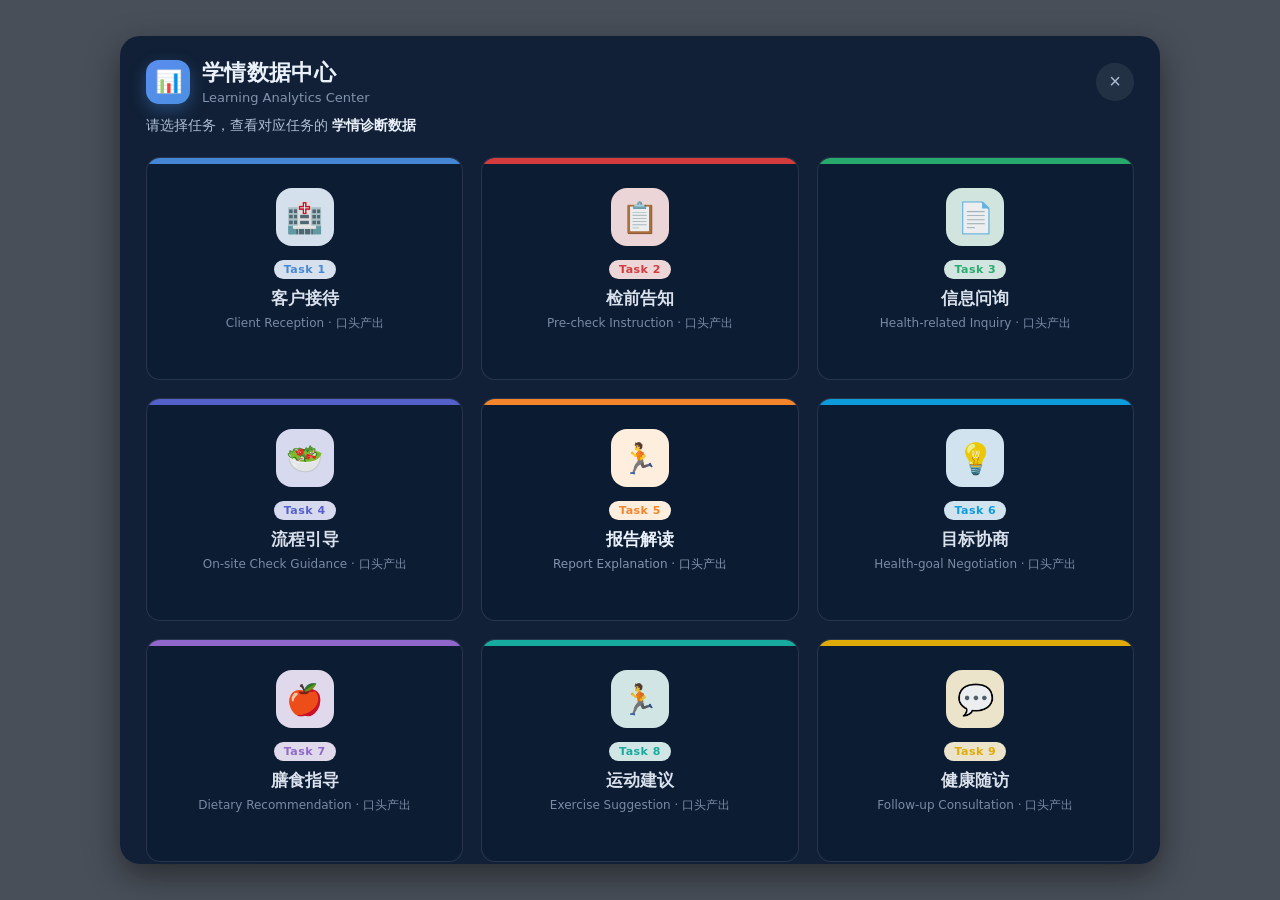
<file: course-workbench/assets/task3-standalone.html>
<!DOCTYPE html>
<html lang="zh-CN">
<head>
  <meta charset="UTF-8" />
  <meta name="viewport" content="width=device-width, initial-scale=1.0" />
  <title>Task 5 报告解读 · 学情诊断（单文件版）</title>
  <style>
/* =========================================================
   学情诊断系统 — 统一视觉规范（单文件内联）
   ========================================================= */
:root {
  --c-blue:    #4A90E2;
  --c-green:   #2BB673;
  --c-orange:  #F5852A;
  --c-purple:  #9B6DD6;
  --c-teal:    #18B7A8;
  --c-gold:    #F2B705;
  --c-red:     #e53e3e;
  --c-indigo:  #5a67d8;
  --c-cyan:    #0ea5e9;
  --ink:       #1f2430;
  --ink-soft:  #5b6472;
  --ink-faint: #98a0ad;
  --line:      #eef1f6;
  --bg:        #f4f6fa;
  --card:      #ffffff;
  --shadow:    0 12px 34px rgba(28, 38, 64, 0.14);
  --shadow-sm: 0 4px 14px rgba(28, 38, 64, 0.10);
  --radius:    20px;
  --radius-sm: 14px;
}
* { box-sizing: border-box; margin: 0; padding: 0; }
html, body {
  font-family: "PingFang SC", "Microsoft YaHei", "Segoe UI", system-ui, -apple-system, sans-serif;
  color: var(--ink);
  background: var(--bg);
  -webkit-font-smoothing: antialiased;
}

/* 一、学情数据中心 */
.overlay {
  position: fixed; inset: 0;
  background: rgba(20, 28, 46, 0.46);
  backdrop-filter: blur(4px);
  display: flex; align-items: center; justify-content: center;
  padding: 28px; z-index: 10;
}
.dialog {
  width: 100%; max-width: 1040px; max-height: 92vh;
  background: var(--card); border-radius: var(--radius);
  box-shadow: var(--shadow); display: flex; flex-direction: column; overflow: hidden;
}
.dialog__head { display: flex; align-items: center; gap: 12px; padding: 22px 26px 6px; }
.dialog__badge {
  width: 44px; height: 44px; border-radius: 13px;
  background: linear-gradient(135deg, #5b8def, #4a90e2);
  display: grid; place-items: center; font-size: 22px;
  box-shadow: 0 6px 16px rgba(74, 144, 226, 0.35);
}
.dialog__title { flex: 1; }
.dialog__title h1 { font-size: 22px; font-weight: 800; letter-spacing: .3px; }
.dialog__title p { font-size: 13px; color: var(--ink-faint); margin-top: 2px; }
.dialog__close {
  width: 38px; height: 38px; border-radius: 50%; border: none;
  background: #f1f3f7; color: var(--ink-soft); font-size: 20px; cursor: pointer; transition: .2s;
}
.dialog__close:hover { background: #e6e9f0; color: var(--ink); }
.dialog__sub { padding: 6px 26px 4px; font-size: 14px; color: var(--ink-soft); }
.dialog__sub b { color: var(--ink); }
.dialog__body { padding: 18px 26px 28px; overflow-y: auto; }
.task-grid { display: grid; grid-template-columns: repeat(3, 1fr); gap: 18px; }
@media (max-width: 720px) { .task-grid { grid-template-columns: repeat(2, 1fr); } }
@media (max-width: 480px) { .task-grid { grid-template-columns: 1fr; } }
.task-card {
  position: relative; background: var(--card); border: 1px solid var(--line);
  border-radius: var(--radius-sm); padding: 22px 18px 18px; cursor: pointer;
  text-align: center; transition: transform .18s ease, box-shadow .18s ease, border-color .18s;
  overflow: hidden;
}
.task-card::before { content: ""; position: absolute; top: 0; left: 0; right: 0; height: 6px; background: var(--accent, #ccc); }
.task-card:hover { transform: translateY(-4px); box-shadow: var(--shadow-sm); border-color: transparent; }
.task-card.is-active:hover { border-color: var(--accent); }
.task-card__icon { width: 58px; height: 58px; margin: 8px auto 12px; border-radius: 16px; display: grid; place-items: center; font-size: 30px; background: var(--accent-soft, #eee); }
.task-card__tag { display: inline-block; font-size: 11px; font-weight: 800; letter-spacing: .5px; color: var(--accent, #555); background: var(--accent-soft, #eee); padding: 3px 10px; border-radius: 999px; margin-bottom: 8px; }
.task-card__name { font-size: 17px; font-weight: 800; color: var(--ink); }
.task-card__sub { font-size: 12px; color: var(--ink-faint); margin-top: 5px; }
.task-card__go { margin-top: 12px; font-size: 12px; font-weight: 700; color: var(--accent); opacity: 0; transition: .18s; }
.task-card.is-active:hover .task-card__go { opacity: 1; }
.task-card.is-disabled { cursor: not-allowed; opacity: .92; }
.task-card.is-disabled:hover { transform: none; box-shadow: none; }
.t-blue   { --accent: var(--c-blue);  --accent-soft: #e7f1fc; }
.t-green  { --accent: var(--c-green); --accent-soft: #e3f6ee; }
.t-orange { --accent: var(--c-orange);--accent-soft: #fdeede; }
.t-purple { --accent: var(--c-purple);--accent-soft: #f1e9fb; }
.t-teal   { --accent: var(--c-teal);  --accent-soft: #e1f6f3; }
.t-gold   { --accent: var(--c-gold);  --accent-soft: #fdf3d6; }
.t-red    { --accent: var(--c-red);   --accent-soft: #ffe5e5; }
.t-indigo { --accent: var(--c-indigo);--accent-soft: #e8eaff; }
.t-cyan   { --accent: var(--c-cyan);  --accent-soft: #e0f4ff; }

/* 二、Task3 详情页 */
.report-wrap { max-width: 1040px; margin: 0 auto; padding: 22px 26px 48px; }
.topbar { display: flex; align-items: center; gap: 14px; margin-bottom: 22px; }
.btn { border: none; border-radius: 12px; font-size: 15px; font-weight: 700; cursor: pointer; padding: 11px 18px; transition: .18s; display: inline-flex; align-items: center; gap: 8px; }
.btn--ghost { background: #fff; color: var(--ink-soft); border: 1px solid var(--line); box-shadow: var(--shadow-sm); }
.btn--ghost:hover { color: var(--ink); border-color: #d9dee7; }
.btn--primary { background: linear-gradient(135deg, #f79a3e, var(--c-orange)); color: #fff; box-shadow: 0 8px 20px rgba(245, 133, 42, 0.35); margin-left: auto; }
.btn--primary:hover { filter: brightness(1.05); transform: translateY(-1px); }
.report-head { background: linear-gradient(135deg, #fff 60%, #fff7ee); border: 1px solid var(--line); border-radius: var(--radius); padding: 26px 30px; box-shadow: var(--shadow-sm); position: relative; overflow: hidden; }
.report-head::before { content: ""; position: absolute; left: 0; top: 0; bottom: 0; width: 7px; background: linear-gradient(var(--c-orange), #f7b15e); }
.report-head h1 { font-size: 25px; font-weight: 800; letter-spacing: .3px; }
.report-head .sub-en { font-size: 14px; color: var(--ink-soft); margin-top: 6px; font-weight: 600; letter-spacing: .3px; }
.report-head .sub-cn { font-size: 13px; color: var(--ink-faint); margin-top: 3px; }
.participate { display: inline-flex; align-items: center; gap: 8px; margin-top: 16px; background: #eafaf2; color: #1d8a5e; font-size: 13px; font-weight: 700; padding: 8px 14px; border-radius: 999px; }
.report-head__badge { position: absolute; right: 30px; top: 50%; transform: translateY(-50%); width: 84px; height: 84px; border-radius: 24px; background: linear-gradient(135deg, #fdeede, #fff7ee); border: 1px solid #f6e3d0; display: grid; place-items: center; font-size: 44px; box-shadow: 0 8px 20px rgba(245, 133, 42, 0.14); }
.report-head__badge small { position: absolute; right: -8px; bottom: -6px; width: 34px; height: 34px; border-radius: 50%; background: #fff; border: 1px solid var(--line); box-shadow: var(--shadow-sm); display: grid; place-items: center; font-size: 18px; }
@media (max-width: 640px) { .report-head__badge { display: none; } }
.dimension__emoji { width: 34px; height: 34px; border-radius: 10px; background: var(--dim-soft, #f1f4f9); display: grid; place-items: center; font-size: 18px; flex: none; }
.dimension { margin-top: 26px; }
.dimension.d1 { --dim: #4A7FD6; --dim-soft: #e7f1fc; --dim-light: #6ba3ea; }
.dimension.d2 { --dim: #E5852A; --dim-soft: #fdeede; --dim-light: #f5a55e; }
.dimension.d3 { --dim: #1FA396; --dim-soft: #e1f6f3; --dim-light: #4fc3b8; }
.dimension__title { display: flex; align-items: center; gap: 10px; margin-bottom: 14px; }
.dimension__num { width: 30px; height: 30px; border-radius: 9px; background: var(--dim, var(--c-orange)); color: #fff; font-size: 14px; font-weight: 800; display: grid; place-items: center; flex: none; }
.dimension__title h2 { font-size: 17px; font-weight: 800; }
.dimension__title span { font-size: 13.5px; color: var(--dim, var(--ink-soft)); font-weight: 800; white-space: nowrap; }
.eval-grid { display: grid; grid-template-columns: 1fr 1fr; gap: 16px; }
@media (max-width: 760px) { .eval-grid { grid-template-columns: 1fr; } }
.eval-card { background: var(--card); border: 1px solid var(--line); border-radius: var(--radius-sm); padding: 18px 20px; box-shadow: var(--shadow-sm); display: flex; align-items: center; gap: 16px; }
.eval-card__idx { width: 34px; height: 34px; border-radius: 50%; background: var(--dim-soft, #fff2e4); color: var(--dim, var(--c-orange)); font-weight: 800; display: grid; place-items: center; flex: none; font-size: 16px; }
.eval-card__main { flex: 1; min-width: 0; }
.eval-card__name { font-size: 15px; font-weight: 700; line-height: 1.35; }
.eval-card__cn { font-size: 12px; color: var(--ink-faint); margin-top: 3px; }
.eval-card__bar { margin-top: 12px; height: 8px; background: #eef1f6; border-radius: 999px; overflow: hidden; }
.eval-card__bar > i { display: block; height: 100%; border-radius: 999px; background: linear-gradient(90deg, var(--dim-light, #f7b15e), var(--dim, var(--c-orange))); width: 0; transition: width 1s cubic-bezier(.2,.8,.2,1); }
.eval-card__score { text-align: right; flex: none; min-width: 76px; }
.eval-card__num { font-size: 30px; font-weight: 900; line-height: 1; color: var(--dim, var(--c-orange)); }
.eval-card__den { font-size: 15px; font-weight: 700; color: var(--ink-faint); }
.eval-card__pct { font-size: 12px; color: var(--ink-soft); font-weight: 700; margin-top: 4px; }
.note { margin-top: 30px; background: #f7f9fc; border: 1px dashed #d7deea; border-radius: 12px; padding: 14px 18px; font-size: 12.5px; color: var(--ink-soft); line-height: 1.7; }
.note b { color: var(--ink); }

/* 三、学情分析浮层 */
.modal-mask { position: fixed; inset: 0; background: rgba(20, 28, 46, 0.5); backdrop-filter: blur(3px); display: none; align-items: center; justify-content: center; padding: 24px; z-index: 50; }
.modal-mask.show { display: flex; animation: fade .2s ease; }
@keyframes fade { from { opacity: 0; } to { opacity: 1; } }
.modal { width: 100%; max-width: 560px; background: #fff; border-radius: var(--radius); box-shadow: var(--shadow); overflow: hidden; animation: pop .22s cubic-bezier(.2,.9,.3,1.2); }
@keyframes pop { from { transform: translateY(14px) scale(.98); opacity: 0; } to { transform: none; opacity: 1; } }
.modal__head { display: flex; align-items: center; gap: 10px; padding: 20px 24px 12px; }
.modal__head .ic { width: 40px; height: 40px; border-radius: 12px; background: linear-gradient(135deg, #f79a3e, var(--c-orange)); display: grid; place-items: center; font-size: 20px; }
.modal__head h3 { font-size: 19px; font-weight: 800; flex: 1; }
.modal__head .x { width: 34px; height: 34px; border-radius: 50%; border: none; background: #f1f3f7; color: var(--ink-soft); font-size: 18px; cursor: pointer; }
.modal__head .x:hover { background: #e6e9f0; }
.modal__head .btn-home { margin-left: 12px; height: 34px; padding: 0 14px; border-radius: 10px; border: 1px solid var(--line); background: #f1f3f7; color: var(--ink-soft); font-size: 14px; font-weight: 700; cursor: pointer; display: inline-flex; align-items: center; gap: 6px; transition: .18s; }
.modal__head .btn-home:hover { background: #e6e9f0; color: var(--ink); }
.modal__body { padding: 4px 24px 24px; }
.overall { text-align: center; background: linear-gradient(135deg, #fff7ee, #fff); border: 1px solid #f4e3d2; border-radius: 14px; padding: 18px; margin-bottom: 18px; }
.overall .ring { font-size: 40px; font-weight: 900; color: var(--c-orange); line-height: 1; }
.overall .ring small { font-size: 18px; color: var(--ink-faint); font-weight: 800; }
.overall p { font-size: 13px; color: var(--ink-soft); margin-top: 6px; }
.advice { margin-top: 18px; background: #f2f8ff; border-left: 4px solid var(--c-blue); border-radius: 0 12px 12px 0; padding: 15px 17px; font-size: 15px; color: #2b3a52; line-height: 1.75; }
.advice b { color: var(--c-blue); }
.toast { position: fixed; left: 50%; bottom: 40px; transform: translateX(-50%) translateY(20px); background: rgba(31, 36, 48, 0.92); color: #fff; font-size: 14px; font-weight: 600; padding: 12px 22px; border-radius: 999px; box-shadow: var(--shadow); opacity: 0; pointer-events: none; transition: .25s; z-index: 80; }
.toast.show { opacity: 1; transform: translateX(-50%) translateY(0); }

/* 四、三图弹层 */
.modal--wide { max-width: 1040px; }
.modal--wide .modal__body { max-height: calc(100vh - 140px); overflow-y: auto; padding: 4px 28px 28px; }
.chart-block { margin-top: 26px; }
.chart-block:first-of-type { margin-top: 8px; }
.chart-head { display: flex; align-items: center; gap: 10px; margin-bottom: 6px; }
.chart-head .no { width: 26px; height: 26px; border-radius: 8px; background: #33415e; color: #fff; font-size: 13px; font-weight: 800; display: grid; place-items: center; flex: none; }
.chart-head h4 { font-size: 16.5px; font-weight: 800; }
.chart-head .role { margin-left: auto; font-size: 11.5px; font-weight: 700; color: var(--ink-soft); background: #f1f4f9; border-radius: 999px; padding: 4px 12px; }
.chart-cap { font-size: 12.5px; color: var(--ink-faint); margin: 0 0 14px 36px; }
.chart-panel { background: #fbfcfe; border: 1px solid var(--line); border-radius: var(--radius-sm); padding: 18px 20px; }
.hbar-row { display: flex; align-items: center; gap: 14px; margin: 13px 0; }
.hbar-label { width: 250px; flex: none; text-align: right; }
.hbar-label b { display: block; font-size: 13px; font-weight: 700; line-height: 1.25; }
.hbar-label span { font-size: 11px; color: var(--ink-faint); }
.hbar-track { flex: 1; position: relative; height: 26px; background: repeating-linear-gradient(to right, transparent 0, transparent calc(10% - 1px), #e8ecf3 calc(10% - 1px), #e8ecf3 10%); background-color: #f3f5f9; border-radius: 6px; overflow: hidden; }
.hbar-fill { position: absolute; left: 0; top: 0; bottom: 0; border-radius: 6px; width: 0; transition: width 1s cubic-bezier(.2,.8,.2,1); display: flex; align-items: center; justify-content: flex-end; padding-right: 10px; }
.hbar-fill em { font-style: normal; font-size: 12.5px; font-weight: 800; color: #fff; white-space: nowrap; }
.hbar-axis { display: flex; margin-left: 264px; margin-top: 2px; }
.hbar-axis span { flex: 1; text-align: left; font-size: 10.5px; color: var(--ink-faint); border-left: 1px solid #dfe4ec; padding-left: 3px; }
.dim-accuracy { background: linear-gradient(90deg, #6ba3ea, #4A7FD6); }
.dim-care     { background: linear-gradient(90deg, #f5a55e, #E5852A); }
.dim-culture  { background: linear-gradient(90deg, #4fc3b8, #1FA396); }
.radar-wrap { display: flex; justify-content: center; padding: 4px 0; }
.radar-wrap svg { max-width: 100%; height: auto; }
.kpi-row { display: flex; align-items: center; gap: 16px; margin: 16px 0; }
.kpi-name { width: 200px; flex: none; display: flex; align-items: center; gap: 10px; }
.kpi-dot { width: 12px; height: 12px; border-radius: 4px; flex: none; }
.kpi-name b { font-size: 15px; font-weight: 800; }
.kpi-name span { font-size: 12px; color: var(--ink-faint); font-weight: 600; }
.kpi-track { flex: 1; height: 22px; background: #f0f3f8; border-radius: 999px; overflow: hidden; position: relative; }
.kpi-fill { height: 100%; border-radius: 999px; width: 0; transition: width 1.1s cubic-bezier(.2,.8,.2,1); }
.kpi-val { width: 64px; flex: none; text-align: right; font-size: 17px; font-weight: 900; }
.summary-block { margin-top: 26px; }
.sum-grid { display: grid; grid-template-columns: 1fr 1fr 1fr; gap: 12px; }
@media (max-width: 760px) { .sum-grid { grid-template-columns: 1fr; } }
.sum-card { border-radius: 12px; padding: 16px 18px; font-size: 15px; line-height: 1.75; }
.sum-card b.t { display: block; font-size: 16px; font-weight: 800; margin-bottom: 5px; }
.sum-card.up  { background: #eafaf2; border: 1px solid #c9efdd; color: #216248; }
.sum-card.down{ background: #fdeede; border: 1px solid #f5d9bf; color: #8a5220; }
.sum-card.dir { background: #f2f8ff; border: 1px solid #cfdef5; color: #2b3a52; }

/* 五、全屏模式 */
.modal__head .fs { width: 34px; height: 34px; border-radius: 50%; border: none; background: #f1f3f7; color: var(--ink-soft); font-size: 14px; cursor: pointer; margin-right: 8px; transition: .18s; }
.modal__head .fs:hover { background: #e6e9f0; color: var(--ink); }
.modal__head .fs.is-on { background: #e7f1fc; color: var(--c-blue); }
.modal-mask:fullscreen, .modal-mask:-webkit-full-screen { background: #f7f9fc; backdrop-filter: none; -webkit-backdrop-filter: none; padding: 20px 28px; display: block; overflow-y: auto; }
.modal-mask:fullscreen .modal, .modal-mask:-webkit-full-screen .modal { width: 100%; max-width: none; height: auto; min-height: calc(100vh - 40px); border-radius: 16px; box-shadow: none; background: #fff; }
.modal-mask:fullscreen .modal__head, .modal-mask:-webkit-full-screen .modal__head { padding: 22px 36px 14px; border-bottom: 1px solid #eef1f6; }
.modal-mask:fullscreen .modal__head h3, .modal-mask:-webkit-full-screen .modal__head h3 { font-size: 22px; }
.modal-mask:fullscreen .modal__body, .modal-mask:-webkit-full-screen .modal__body { max-height: none; padding: 14px 36px 36px; overflow: visible; }
.modal-mask:fullscreen .eval-card__num, .modal-mask:-webkit-full-screen .eval-card__num { font-size: 34px; }
.modal-mask:fullscreen .chart-head h4, .modal-mask:-webkit-full-screen .chart-head h4 { font-size: 19px; }

/* ===== 暗色投屏主题（参考质检报告工作台，适配教室大屏） ===== */
:root {
  --ink:       #eaf1fb;
  --ink-soft:  #aebed4;
  --ink-faint: #8294ac;
  --line:      rgba(255,255,255,0.12);
  --bg:        #0a1730;
  --card:      rgba(13, 28, 52, 0.92);
  --shadow:    0 12px 34px rgba(0,0,0,0.45);
  --shadow-sm: 0 4px 14px rgba(0,0,0,0.35);
}
html, body { background: linear-gradient(180deg, #0a1730 0%, #0d1f3a 100%); color: var(--ink); }
.overlay { background: rgba(4, 12, 26, 0.72); }
.dialog__close { background: rgba(255,255,255,0.08); color: var(--ink-soft); }
.report-head { background: linear-gradient(135deg, rgba(20,38,68,0.95), rgba(13,28,52,0.95)); border-color: var(--line); }
.note { background: rgba(20, 34, 58, 0.9); border-color: rgba(255,255,255,0.16); color: var(--ink-soft); }
.modal { background: rgba(13, 28, 52, 0.96); }
.modal__head .x { background: rgba(255,255,255,0.08); color: var(--ink-soft); }
.modal__head .btn-home { background: rgba(255,255,255,0.08); color: var(--ink-soft); border-color: rgba(255,255,255,0.18); }
.modal__head .btn-home:hover { background: rgba(255,255,255,0.16); color: var(--ink); }
.overall { background: linear-gradient(135deg, rgba(20,38,68,0.9), rgba(13,28,52,0.9)); border-color: rgba(255,255,255,0.16); }
.overall p { color: var(--ink-soft); }
.advice { background: rgba(74,144,226,0.12); border-left-color: #4A90E2; color: #cfe0f7; }
.chart-head .role { background: rgba(255,255,255,0.08); color: var(--ink-soft); }
.chart-panel { background: rgba(255,255,255,0.04); border-color: var(--line); }
.eval-card__bar { background: rgba(255,255,255,0.12); }
.hbar-track { background-color: rgba(255,255,255,0.10); background-image: repeating-linear-gradient(to right, transparent 0, transparent calc(10% - 1px), rgba(255,255,255,0.14) calc(10% - 1px), rgba(255,255,255,0.14) 10%); }
.kpi-track { background: rgba(255,255,255,0.10); }
.sum-card.up  { background: rgba(43,98,72,0.28);  border-color: rgba(52,211,153,0.4);  color: #bff0d6; }
.sum-card.down{ background: rgba(138,82,32,0.28); border-color: rgba(251,146,60,0.4);  color: #f3d3b0; }
.sum-card.dir { background: rgba(74,144,226,0.18); border-color: rgba(74,144,226,0.4); color: #cfe0f7; }
.modal-mask:fullscreen, .modal-mask:-webkit-full-screen { background: #0a1730; }
.modal-mask:fullscreen .modal, .modal-mask:-webkit-full-screen .modal { background: #0d1f3a; }
  </style>
</head>
<body>

  <!-- ============ 学情数据中心（首页） ============ -->
  <div class="overlay" id="dash">
    <div class="dialog">
      <div class="dialog__head">
        <div class="dialog__badge">📊</div>
        <div class="dialog__title">
          <h1>学情数据中心</h1>
          <p>Learning Analytics Center</p>
        </div>
        <button class="dialog__close" id="closeBtn" title="关闭">×</button>
      </div>
      <div class="dialog__sub">请选择任务，查看对应任务的 <b>学情诊断数据</b></div>
      <div class="dialog__body">
        <div class="task-grid" id="taskGrid"></div>
      </div>
    </div>
  </div>

  <!-- ============ Task 5 报告详情 ============ -->
  <div class="report-wrap" id="report" style="display:none">
    <div class="topbar">
      <button class="btn btn--ghost" onclick="goHome()">◀ 返回主页</button>
      <button class="btn btn--primary" onclick="openAnalysis()">📊 学情分析</button>
    </div>
    <div class="report-head">
      <h1 id="rTitle">Task 5 报告解读・角色扮演评价表</h1>
      <div class="sub-en" id="rEn">Peer-Assessment Checklist</div>
      <div class="sub-cn" id="rCn">学生互评表 — 角色扮演</div>
      <div class="participate">✅ 共 <span id="rTotal">24</span> 名学生完成评价</div>
      <div class="report-head__badge" title="体检报告 · 角色扮演">🩺<small>🎭</small></div>
    </div>
    <div id="dimRoot"></div>
    <div class="note" id="rNote"></div>
  </div>

  <!-- ============ 学情可视化诊断 弹层 ============ -->
  <div class="modal-mask" id="modal">
    <div class="modal modal--wide">
      <div class="modal__head">
        <div class="ic">📈</div>
        <h3>Task 5 学情可视化诊断</h3>
        <button class="btn-home" onclick="returnToMain()" title="返回学情数据中心主界面">◀ 返回主界面</button>
        <button class="fs" id="fsBtn" onclick="toggleFS()" title="进入全屏（适配课堂大屏展示）">⛶</button>
        <button class="x" onclick="closeAnalysis()">×</button>
      </div>
      <div class="modal__body">
        <div class="participate" id="overallPill" style="margin-bottom:2px;"></div>

        <div class="chart-block">
          <div class="chart-head"><div class="no">1</div><h4>六项能力诊断 · 横向条形图</h4><span class="role">主图 · 定位强弱项</span></div>
          <div class="chart-cap">Six-item Competency Diagnosis (sorted by achievement rate, high → low)</div>
          <div class="chart-panel" id="chartBar"></div>
        </div>

        <div class="chart-block">
          <div class="chart-head"><div class="no">2</div><h4>六项指标能力画像 · 雷达图</h4><span class="role">辅助 · 综合画像</span></div>
          <div class="chart-cap">Competency Profile Radar (axis order identical to Chart 1)</div>
          <div class="chart-panel radar-wrap" id="chartRadar"></div>
        </div>

        <div class="chart-block">
          <div class="chart-head"><div class="no">3</div><h4>三大一级维度达成率 · KPI 进度条</h4><span class="role">概括 · 整体学情</span></div>
          <div class="chart-cap">Dimension-level KPI Bars (average of the two sub-indicators)</div>
          <div class="chart-panel" id="chartKpi"></div>
        </div>

        <div class="summary-block">
          <div class="chart-head"><div class="no">✎</div><h4>学情分析总结</h4><span class="role">自动生成</span></div>
          <div class="sum-grid" id="sumGrid"></div>
          <div class="advice" id="sumAdvice" style="margin-top:12px;"></div>
        </div>
      </div>
    </div>
  </div>

  <div class="toast" id="toast"></div>

  <script>
  /* ====================== 预设数据 ====================== */
  const TASKS = [
    { id: 1, tag: 'Task 1', name: '客户接待', en: 'Client Reception',          icon: '🏥', cls: 't-blue',   output: '口头产出', ready: false },
    { id: 2, tag: 'Task 2', name: '检前告知', en: 'Pre-check Instruction',     icon: '📋', cls: 't-red',    output: '口头产出', ready: false },
    { id: 3, tag: 'Task 3', name: '信息问询', en: 'Health-related Inquiry',    icon: '📄', cls: 't-green',  output: '口头产出', ready: false },
    { id: 4, tag: 'Task 4', name: '流程引导', en: 'On-site Check Guidance',    icon: '🥗', cls: 't-indigo', output: '口头产出', ready: false },
    { id: 5, tag: 'Task 5', name: '报告解读', en: 'Report Explanation',        icon: '🏃', cls: 't-orange', output: '口头产出', ready: true  },
    { id: 6, tag: 'Task 6', name: '目标协商', en: 'Health-goal Negotiation',   icon: '💡', cls: 't-cyan',   output: '口头产出', ready: false },
    { id: 7, tag: 'Task 7', name: '膳食指导', en: 'Dietary Recommendation',    icon: '🍎', cls: 't-purple', output: '口头产出', ready: false },
    { id: 8, tag: 'Task 8', name: '运动建议', en: 'Exercise Suggestion',       icon: '🏃', cls: 't-teal',   output: '口头产出', ready: false },
    { id: 9, tag: 'Task 9', name: '健康随访', en: 'Follow-up Consultation',    icon: '💬', cls: 't-gold',   output: '口头产出', ready: false },
  ];
  const TASK3 = {
    title: 'Task 5 报告解读・角色扮演评价表',
    titleEn: 'Peer-Assessment Checklist of Role-play',
    subtitleCn: '学生互评表 — 角色扮演',
    total: 24,
    dimensions: [
      { num: 1, nameEn: 'Professional English Expression Accuracy', nameCn: '专业英语表达准确度', items: [
        { idx: '①', nameEn: 'Mild/range-based descriptions', nameCn: '适度、区间化表述', identified: 19, total: 24 },
        { idx: '②', nameEn: 'Clear explanation of health indicators', nameCn: '健康指标清晰讲解', identified: 16, total: 24 },
      ]},
      { num: 2, nameEn: 'Humanistic Communication Literacy', nameCn: '人文沟通服务素养', items: [
        { idx: '③', nameEn: 'Empathy sentence patterns', nameCn: '共情句式运用', identified: 20, total: 24 },
        { idx: '④', nameEn: 'Active inquiries', nameCn: '主动问询沟通', identified: 15, total: 24 },
      ]},
      { num: 3, nameEn: 'Cross-cultural Dissemination of Chinese Wellness Culture', nameCn: '中华康养文化跨文化传播', items: [
        { idx: '⑤', nameEn: 'Tai Chi introduced appropriately', nameCn: '太极拳恰当介绍', identified: 18, total: 24 },
        { idx: '⑥', nameEn: 'Natural cultural expression', nameCn: '自然的文化表达', identified: 17, total: 24 },
      ]},
    ],
    note: '次数仅统计恰当使用的表达；“自然”指表达不生硬、不突兀，并能联系客户需求。',
  };
  const D = TASK3;

  /* ====================== 学情数据中心 ====================== */
  const grid = document.getElementById('taskGrid');
  const toastEl = document.getElementById('toast');
  function showToast(msg) {
    toastEl.textContent = msg;
    toastEl.classList.add('show');
    clearTimeout(showToast._t);
    showToast._t = setTimeout(() => toastEl.classList.remove('show'), 2200);
  }
  TASKS.forEach(t => {
    const card = document.createElement('div');
    card.className = 'task-card ' + t.cls + (t.ready ? ' is-active' : ' is-disabled');
    card.innerHTML = `
      <div class="task-card__icon">${t.icon}</div>
      <div class="task-card__tag">${t.tag}</div>
      <div class="task-card__name">${t.name}</div>
      <div class="task-card__sub">${t.en} · ${t.output}</div>
      <div class="task-card__go">${t.ready ? '进入查看 →' : '数据准备中'}</div>`;
    card.addEventListener('click', () => {
      if (t.ready) openReport();
      else showToast(`「${t.name}」的学情数据正在准备中…`);
    });
    grid.appendChild(card);
  });
  document.getElementById('closeBtn').addEventListener('click', () => showToast('已退出学情数据中心'));

  function openReport() {
    document.getElementById('dash').style.display = 'none';
    document.getElementById('report').style.display = 'block';
    window.scrollTo(0, 0);
  }
  function goHome() {
    document.getElementById('report').style.display = 'none';
    document.getElementById('dash').style.display = 'flex';
  }
  function returnToMain() {
    // 若当前处于（看板内）原生全屏，先退出，避免退回平台后界面锁死
    try {
      const exitFs = document.exitFullscreen || document.webkitExitFullscreen;
      if ((document.fullscreenElement || document.webkitFullscreenElement) && exitFs) exitFs.call(document);
    } catch (e) {}
    try {
      if (window.self !== window.top && window.parent && typeof window.parent.closeModal === 'function') {
        window.parent.closeModal();
        return;
      }
    } catch (e) { /* 跨域异常忽略 */ }
    window.location.href = '../index.html';
  }

  /* ====================== 报告主体 ====================== */
  document.getElementById('rTitle').textContent = D.title;
  document.getElementById('rEn').textContent    = D.titleEn;
  document.getElementById('rCn').textContent    = D.subtitleCn;
  document.getElementById('rTotal').textContent = D.total;
  document.getElementById('rNote').innerHTML    = '📌 操作提示：' + D.note;

  const dimRoot = document.getElementById('dimRoot');
  const flat = [];
  const COLORS = {
    '①': '#4A7FD6', '②': '#1FA396', '③': '#E5852A',
    '④': '#9B6DD6', '⑤': '#C04A8C', '⑥': '#6DA34E',
  };
  const DIM_KEYS = { 1: 'accuracy', 2: 'care', 3: 'culture' };
  const DIM_NAME = { 1: 'Accuracy', 2: 'Care', 3: 'Culture' };
  const DIM_CN   = { 1: '准确', 2: '关怀', 3: '文化' };
  const DIM_ICON = { 1: '🎯', 2: '💬', 3: '☯️' };

  D.dimensions.forEach(dim => {
    const sec = document.createElement('div');
    sec.className = 'dimension d' + dim.num;
    sec.innerHTML = `
      <div class="dimension__title">
        <div class="dimension__emoji">${DIM_ICON[dim.num]}</div>
        <div class="dimension__num">${dim.num}</div>
        <h2>${dim.nameEn}</h2>
        <span>${dim.nameCn}</span>
      </div>
      <div class="eval-grid"></div>`;
    const grid2 = sec.querySelector('.eval-grid');
    dim.items.forEach(it => {
      const pct = +(it.identified / it.total * 100).toFixed(1);
      const card = document.createElement('div');
      card.className = 'eval-card';
      card.innerHTML = `
        <div class="eval-card__idx">${it.idx}</div>
        <div class="eval-card__main">
          <div class="eval-card__name">${it.nameEn}</div>
          <div class="eval-card__cn">${it.nameCn}</div>
          <div class="eval-card__bar"><i data-w="${pct}"></i></div>
        </div>
        <div class="eval-card__score">
          <div><span class="eval-card__num">${it.identified}</span><span class="eval-card__den">/${it.total}</span></div>
          <div class="eval-card__pct">达成率 ${pct}%</div>
        </div>`;
      grid2.appendChild(card);
      flat.push({ ...it, pct, dim: dim.num });
    });
    dimRoot.appendChild(sec);
  });

  const sorted = [...flat].sort((a, b) => b.pct - a.pct);
  const best = sorted[0], second = sorted[1], weak = sorted[sorted.length - 1], weak2 = sorted[sorted.length - 2];

  /* 图1 横向条形图 */
  function buildBar() {
    const host = document.getElementById('chartBar');
    const rows = sorted.map(x => `
      <div class="hbar-row">
        <div class="hbar-label"><b>${x.nameEn}</b><span>${x.nameCn}</span></div>
        <div class="hbar-track"><div class="hbar-fill" style="background:${COLORS[x.idx]}" data-w="${x.pct}"><em>${x.pct}%</em></div></div>
      </div>`).join('');
    const axis = [0,20,40,60,80,100].map(v => `<span>${v}%</span>`).join('');
    host.innerHTML = rows + `<div class="hbar-axis">${axis}</div>`;
  }

  /* 图2 雷达图（中英文标签 26px，标签贴近雷达、留足边距防溢出） */
  function buildRadar() {
    const W = 1320, H = 840, cx = 660, cy = 420, R = 195, OFF = 105, N = sorted.length;
    const pt = (i, r) => {
      const a = -Math.PI / 2 + i * 2 * Math.PI / N;
      return [cx + r * Math.cos(a), cy + r * Math.sin(a), a];
    };
    let gridD = '';
    [0.25, 0.5, 0.75, 1].forEach(lv => {
      const pts = sorted.map((_, i) => pt(i, R * lv).slice(0, 2).join(',')).join(' ');
      gridD += `<polygon points="${pts}" fill="none" stroke="rgba(255,255,255,0.15)" stroke-width="1"/>`;
    });
    sorted.forEach((_, i) => {
      const [x, y] = pt(i, R);
      gridD += `<line x1="${cx}" y1="${cy}" x2="${x}" y2="${y}" stroke="rgba(255,255,255,0.22)" stroke-width="1"/>`;
    });
    [25, 50, 75, 100].forEach(v => {
      const [x, y] = pt(0, R * v / 100);
      gridD += `<text x="${x + 8}" y="${y - 6}" font-size="19" fill="#8294ac">${v}</text>`;
    });
    const dataPts = sorted.map((x, i) => ({ p: pt(i, R * x.pct / 100).slice(0, 2), idx: x.idx }));
    const poly = dataPts.map(d => d.p.join(',')).join(' ');
    let dots = '';
    dataPts.forEach(d => {
      const c = COLORS[d.idx] || '#4A7FD6';
      dots += `<circle cx="${d.p[0]}" cy="${d.p[1]}" r="5.5" fill="${c}" stroke="#0d1f3a" stroke-width="2"/>`;
    });
    const area = `<g class="radar-data"><polygon points="${poly}" fill="rgba(74,127,214,0.28)" stroke="#4A7FD6" stroke-width="3" stroke-linejoin="round"/>${dots}</g>`;
    const wrap = (text) => {
      const words = text.split(' ');
      const lines = [];
      let cur = '';
      words.forEach(w => {
        if ((cur + ' ' + w).trim().length <= 16) cur = (cur + ' ' + w).trim();
        else { if (cur) lines.push(cur); cur = w; }
      });
      if (cur) lines.push(cur);
      return lines.length ? lines : [text];
    };
    const labels = sorted.map((x, i) => {
      const [lx, ly, a] = pt(i, R + OFF);
      const cos = Math.cos(a);
      let anchor = 'middle';
      if (cos > 0.35) anchor = 'start';
      if (cos < -0.35) anchor = 'end';
      const c = COLORS[x.idx];
      const eng = wrap(x.nameEn);
      const lineH = 30;
      const blockH = (eng.length - 1) * lineH + 26;
      const y0 = ly - blockH / 2;
      let tspans = `<tspan x="${lx}" y="${y0}" text-anchor="${anchor}" font-size="26" font-weight="800" fill="${c}">${eng[0]}</tspan>`;
      for (let k = 1; k < eng.length; k++) tspans += `<tspan x="${lx}" dy="${lineH}" text-anchor="${anchor}" font-size="26" font-weight="800" fill="${c}">${eng[k]}</tspan>`;
      tspans += `<tspan x="${lx}" dy="${lineH + 4}" text-anchor="${anchor}" font-size="22" fill="#c2cee0">${x.nameCn} · ${x.pct}%</tspan>`;
      return `<text>${tspans}</text>`;
    }).join('');
    document.getElementById('chartRadar').innerHTML =
      `<svg viewBox="0 0 ${W} ${H}" role="img" aria-label="六项指标雷达图">${gridD}${area}${labels}</svg>`;
  }

  /* 图3 维度 KPI */
  function buildKpi() {
    const host = document.getElementById('chartKpi');
    const colors = { 1: ['dim-accuracy', '#4A7FD6'], 2: ['dim-care', '#E5852A'], 3: ['dim-culture', '#1FA396'] };
    let html = '';
    [1, 2, 3].forEach(n => {
      const items = flat.filter(x => x.dim === n);
      const avg = +(items.reduce((s, x) => s + x.pct, 0) / items.length).toFixed(1);
      const [cls, c] = colors[n];
      html += `
        <div class="kpi-row">
          <div class="kpi-name"><div class="kpi-dot" style="background:${c}"></div><div><b>${DIM_NAME[n]}</b> <span>${DIM_CN[n]}</span></div></div>
          <div class="kpi-track"><div class="kpi-fill ${cls}" data-w="${avg}"></div></div>
          <div class="kpi-val" style="color:${c}">${avg}%</div>
        </div>`;
    });
    host.innerHTML = html;
  }

  /* 总结 */
  function buildSummary() {
    const totalId = flat.reduce((s, x) => s + x.identified, 0);
    const totalAll = flat.reduce((s, x) => s + x.total, 0);
    const overall = +(totalId / totalAll * 100).toFixed(1);
    document.getElementById('overallPill').innerHTML =
      `🎯 全班总体达成率 <b>&nbsp;${overall}%&nbsp;</b>（${totalId}/${totalAll}，共 ${D.total} 名学生参与评价）`;
    document.getElementById('sumGrid').innerHTML = `
      <div class="sum-card up"><b class="t">🔺 优势模块</b>「${best.nameCn}」达成率最高（${best.pct}%），「${second.nameCn}」次之（${second.pct}%），表明学生在专业表达柔化与共情沟通方面基础扎实。</div>
      <div class="sum-card down"><b class="t">🔻 薄弱模块</b>「${weak.nameCn}」仅 ${weak.pct}%，「${weak2.nameCn}」${weak2.pct}%，主动问询意识与健康指标清晰讲解能力是当前最突出的两个短板。</div>
      <div class="sum-card dir"><b class="t">🧭 教学建议</b>下一环节建议：①以问询句型支架（Ask-before-Advise）强化主动问询训练；②用「总—分—总」结构模板强化健康指标讲解的复述逻辑；③以共情句式优秀表达为同伴范例推广互评。</div>`;
    const dims = [1, 2, 3].map(n => {
      const items = flat.filter(x => x.dim === n);
      return { n, avg: +(items.reduce((s, x) => s + x.pct, 0) / items.length).toFixed(1) };
    });
    const spread = +(best.pct - weak.pct).toFixed(1);
    document.getElementById('sumAdvice').innerHTML =
      `<b>整体特征：</b>三大维度达成率分别为 ${dims.map(d => `${DIM_NAME[d.n]}（${DIM_CN[d.n]}）${d.avg}%`).join('、')}，整体水平均衡（总体 ${overall}%）；但单项极差达 <b>${spread} 个百分点</b>，维度内部发展不均衡 —— 建议以「弱项专项训练 + 强项同伴示范」双线推进，实现均衡提升。`;
  }

  /* ====================== 弹层控制 ====================== */
  let built = false;
  function openAnalysis() {
    if (!built) { buildBar(); buildRadar(); buildKpi(); buildSummary(); built = true; }
    document.getElementById('modal').classList.add('show');
    requestAnimationFrame(() => {
      document.querySelectorAll('.eval-card__bar > i, .hbar-fill, .kpi-fill').forEach(b => { b.style.width = b.dataset.w + '%'; });
      const g = document.querySelector('.radar-data');
      if (g) g.style.opacity = 1;
    });
  }
  function closeAnalysis() { document.getElementById('modal').classList.remove('show'); }
  document.getElementById('modal').addEventListener('click', e => { if (e.target.id === 'modal') closeAnalysis(); });

  function toggleFS() {
    const el = document.querySelector('.modal-mask');
    if (!document.fullscreenElement) { (el.requestFullscreen || el.webkitRequestFullscreen).call(el); }
    else { (document.exitFullscreen || document.webkitExitFullscreen).call(document); }
  }
  document.addEventListener('fullscreenchange', () => {
    const btn = document.getElementById('fsBtn');
    if (!btn) return;
    const on = !!document.fullscreenElement;
    btn.textContent = on ? '⛝' : '⛶';
    btn.title = on ? '退出全屏（ESC）' : '进入全屏（适配课堂大屏展示）';
    btn.classList.toggle('is-on', on);
  });

  /* 报告卡片进度条入场动画 */
  requestAnimationFrame(() => {
    document.querySelectorAll('.eval-card__bar > i').forEach(b => { b.style.width = b.dataset.w + '%'; });
  });
  const radStyle = document.createElement('style');
  radStyle.textContent = '.radar-data{opacity:0;transition:opacity .8s ease .15s;}';
  document.head.appendChild(radStyle);
  
  /* Auto-open report when embedded via iframe (?task=3 or ?task=5) */
  (function () {
    try {
      var q = new URLSearchParams(location.search);
      var h = (location.hash || '').replace('#', '');
      if (q.get('task') === '3' || q.get('task') === '5' || h === 'task3' || h === 'task5' || q.get('report') === '1') openReport();
    } catch (e) {}
  })();
</script>
</body>
</html>
</file>
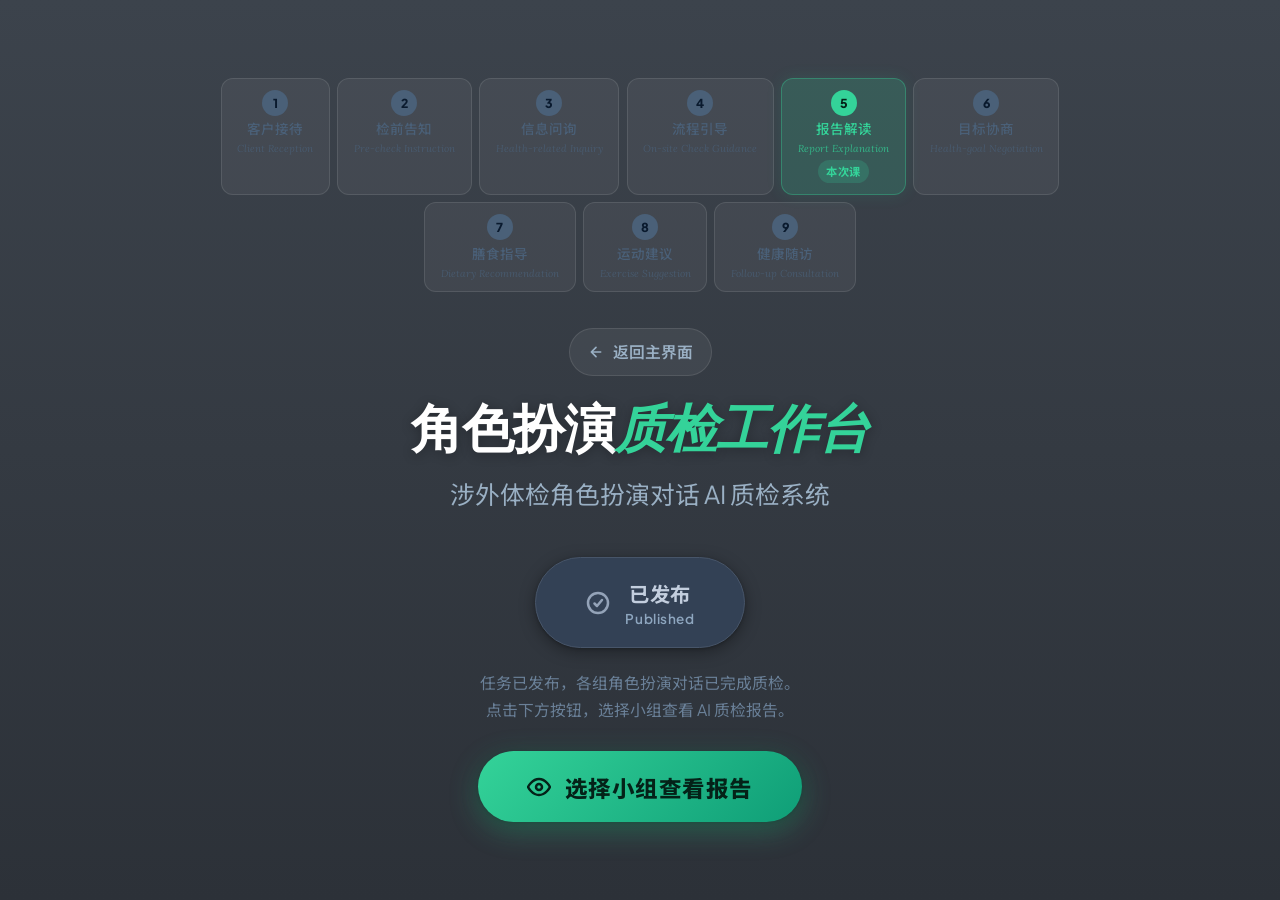
<file: course-workbench/task3-report/teacher-workstation.html>
<!DOCTYPE html>
<html lang="zh-CN">
<head>
<meta charset="UTF-8">
<meta name="viewport" content="width=device-width, initial-scale=1.0">
<title>角色扮演质检工作台</title>
<link rel="preconnect" href="https://fonts.googleapis.com">
<link rel="preconnect" href="https://fonts.gstatic.com" crossorigin>
<link href="https://fonts.googleapis.com/css2?family=Lora:ital,wght@0,400;0,500;0,600;0,700;1,400&family=Plus+Jakarta+Sans:wght@300;400;500;600;700;800&family=Noto+Sans+SC:wght@300;400;500;700&display=swap" rel="stylesheet">
<style>
/* ========================================
   Design Tokens — Dark Medical Theme
   ======================================== */
:root {
  /* Background layers */
  --bg-overlay:      rgba(4, 18, 34, 0.82);
  --bg-card:         rgba(8, 28, 50, 0.90);
  --bg-card-hover:   rgba(14, 38, 66, 0.94);
  --bg-input:        rgba(255,255,255,0.06);
  --bg-input-hover:  rgba(255,255,255,0.10);

  /* Text */
  --ink:             #ffffff;
  --ink-bright:      #e0ecf8;
  --ink-muted:       #9ab0c4;
  --ink-faint:       #6a8098;
  --ink-dim:         #4a6078;

  /* Borders */
  --rule:            rgba(255,255,255,0.10);
  --rule-strong:     rgba(255,255,255,0.18);

  /* Section colors — brightened for dark bg */
  --c-highlight:     #34d399;
  --c-highlight-bg:  rgba(52, 211, 153, 0.12);
  --c-highlight-bd:  rgba(52, 211, 153, 0.28);
  --c-optimize:      #fb923c;
  --c-optimize-bg:   rgba(251, 146, 60, 0.12);
  --c-optimize-bd:   rgba(251, 146, 60, 0.28);
  --c-recommend:     #818cf8;
  --c-recommend-bg:  rgba(129, 140, 248, 0.12);
  --c-recommend-bd:  rgba(129, 140, 248, 0.28);

  /* Dimension colors */
  --c-dim1:          #34d399;
  --c-dim1-bg:       rgba(52, 211, 153, 0.12);
  --c-dim2:          #fb923c;
  --c-dim2-bg:       rgba(251, 146, 60, 0.12);
  --c-dim3:          #818cf8;
  --c-dim3-bg:       rgba(129, 140, 248, 0.12);

  /* Task nav */
  --c-task-active:   #34d399;
  --c-task-active-bg:rgba(52, 211, 153, 0.18);
  --c-task-inactive: #4a6078;
  --c-task-inactive-bg: rgba(255,255,255,0.05);

  /* Fonts */
  --font-display:  'Lora', 'Noto Serif SC', Georgia, serif;
  --font-body:     'Plus Jakarta Sans', 'Noto Sans SC', system-ui, sans-serif;

  /* Radius & Shadow */
  --r-sm: 8px; --r-md: 12px; --r-lg: 18px; --r-xl: 26px;
  --shadow-sm:   0 2px 6px rgba(0,0,0,.25);
  --shadow-card: 0 4px 16px rgba(0,0,0,.35), 0 1px 3px rgba(0,0,0,.2);
  --shadow-lift: 0 8px 32px rgba(0,0,0,.45), 0 2px 6px rgba(0,0,0,.25);
  --t-fast: 180ms cubic-bezier(.4,0,.2,1);
  --t-normal: 350ms cubic-bezier(.4,0,.2,1);
}

*, *::before, *::after { box-sizing: border-box; margin: 0; padding: 0; }

html { font-size: 18px; }

body {
  font-family: var(--font-body);
  color: var(--ink);
  line-height: 1.65;
  -webkit-font-smoothing: antialiased;
  background: linear-gradient(180deg, #3c434c 0%, #2c3138 100%);
  min-height: 100vh;
}

/* ========================================
   Page Container
   ======================================== */
.page {
  min-height: 100vh;
  display: flex;
  flex-direction: column;
  align-items: center;
  justify-content: center;
  padding: 2rem;
  opacity: 0;
  transform: translateY(14px);
  transition: all var(--t-normal);
  pointer-events: none;
  position: absolute;
  top: 0; left: 0; right: 0;
}

.page--active {
  opacity: 1;
  transform: translateY(0);
  pointer-events: all;
  position: relative;
}

.page--report {
  justify-content: flex-start;
  padding: 0;
}

/* ========================================
   Dashboard Page
   ======================================== */
.dashboard {
  display: flex;
  flex-direction: column;
  align-items: center;
  text-align: center;
  max-width: 960px;
  width: 100%;
}

/* — Task Navigation Bar — */
.task-nav {
  display: flex;
  gap: .4rem;
  margin-bottom: 2rem;
  flex-wrap: wrap;
  justify-content: center;
  max-width: 960px;
}

.task-nav__item {
  display: flex;
  flex-direction: column;
  align-items: center;
  gap: .25rem;
  padding: .625rem .875rem;
  border-radius: var(--r-md);
  background: var(--c-task-inactive-bg);
  border: 1px solid var(--rule);
  color: var(--c-task-inactive);
  font-size: .8125rem;
  font-weight: 600;
  cursor: default;
  transition: all var(--t-fast);
  min-width: 72px;
}

.task-nav__item--active {
  background: var(--c-task-active-bg);
  border-color: rgba(52,211,153,0.35);
  color: var(--c-task-active);
  box-shadow: 0 0 16px rgba(52,211,153,0.12);
}

.task-nav__item--active .task-nav__num {
  background: var(--c-task-active);
  color: #042218;
}

.task-nav__num {
  display: inline-flex;
  align-items: center;
  justify-content: center;
  width: 26px;
  height: 26px;
  border-radius: 50%;
  background: var(--c-task-inactive);
  color: #0a1a2e;
  font-size: .6875rem;
  font-weight: 800;
}

.task-nav__name {
  font-size: .75rem;
  font-weight: 500;
  white-space: nowrap;
  line-height: 1.3;
}

.task-nav__en {
  font-size: .5625rem;
  font-weight: 400;
  color: inherit;
  opacity: .75;
  white-space: nowrap;
  line-height: 1.3;
  font-style: italic;
  font-family: var(--font-display);
}

.task-nav__badge {
  font-size: .625rem;
  font-weight: 700;
  letter-spacing: .08em;
  text-transform: uppercase;
  padding: 2px 8px;
  border-radius: 100px;
  background: rgba(52,211,153,0.2);
  color: #34d399;
}

/* — Dashboard header — */
.dashboard__badge {
  display: inline-flex;
  align-items: center;
  gap: .5rem;
  font-size: .8125rem;
  font-weight: 600;
  letter-spacing: .1em;
  text-transform: uppercase;
  color: var(--c-highlight);
  margin-bottom: 1.25rem;
}

.dashboard__badge::before,
.dashboard__badge::after {
  content: '';
  width: 24px;
  height: 2px;
  background: var(--c-highlight);
  opacity: .5;
  border-radius: 2px;
}

.dashboard__title {
  font-family: var(--font-display);
  font-size: clamp(2rem, 4.5vw, 2.875rem);
  font-weight: 600;
  letter-spacing: -.02em;
  color: var(--ink);
  margin-bottom: .875rem;
  line-height: 1.2;
  text-shadow: 0 2px 12px rgba(0,0,0,.3);
}

.dashboard__title em {
  font-style: italic;
  color: var(--c-highlight);
}

.dashboard__subtitle {
  font-size: 1.375rem;
  color: var(--ink-muted);
  max-width: 520px;
  line-height: 1.5;
  margin-bottom: 2.5rem;
}

/* — Selector card — */
.selector-card {
  background: var(--bg-card);
  border: 1px solid var(--rule);
  border-radius: var(--r-xl);
  box-shadow: var(--shadow-card);
  padding: 2rem;
  width: 100%;
  text-align: left;
  backdrop-filter: blur(12px);
}

.selector-card__label {
  font-size: .8125rem;
  font-weight: 700;
  letter-spacing: .08em;
  text-transform: uppercase;
  color: var(--ink-faint);
  margin-bottom: 1rem;
}

.selector-row {
  display: flex;
  gap: .875rem;
  align-items: stretch;
}

/* — Custom Dropdown — */
.dropdown {
  flex: 1;
  position: relative;
}

.dropdown__trigger {
  display: flex;
  align-items: center;
  justify-content: space-between;
  width: 100%;
  padding: .875rem 1.125rem;
  background: var(--bg-input);
  border: 1px solid var(--rule);
  border-radius: var(--r-md);
  font-family: var(--font-body);
  font-size: 1rem;
  font-weight: 500;
  color: var(--ink);
  cursor: pointer;
  transition: all var(--t-fast);
  gap: .875rem;
}

.dropdown__trigger:hover {
  background: var(--bg-input-hover);
  border-color: var(--rule-strong);
}

.dropdown--open .dropdown__trigger {
  border-color: var(--ink-muted);
  box-shadow: 0 0 0 3px rgba(129,140,248,0.15);
}

.dropdown__trigger-placeholder {
  color: var(--ink-faint);
  font-weight: 400;
}

.dropdown__trigger-arrow {
  width: 20px;
  height: 20px;
  color: var(--ink-faint);
  transition: transform var(--t-fast);
}

.dropdown--open .dropdown__trigger-arrow {
  transform: rotate(180deg);
}

.dropdown__menu {
  position: absolute;
  top: calc(100% + 5px);
  left: 0;
  right: 0;
  background: var(--bg-card-hover);
  border: 1px solid var(--rule-strong);
  border-radius: var(--r-md);
  box-shadow: var(--shadow-lift);
  z-index: 20;
  max-height: 0;
  overflow: hidden;
  opacity: 0;
  transition: all var(--t-fast);
}

.dropdown--open .dropdown__menu {
  max-height: 340px;
  opacity: 1;
}

.dropdown__option {
  display: flex;
  align-items: center;
  gap: .875rem;
  padding: .875rem 1.125rem;
  cursor: pointer;
  transition: all var(--t-fast);
  font-size: 1rem;
  font-weight: 500;
  color: var(--ink-bright);
}

.dropdown__option:hover {
  background: var(--bg-input-hover);
}

.dropdown__option:first-child { border-radius: var(--r-md) var(--r-md) 0 0; }
.dropdown__option:last-child  { border-radius: 0 0 var(--r-md) var(--r-md); }

.dropdown__option:not(:last-child) {
  border-bottom: 1px solid var(--rule);
}

.dropdown__option-dot {
  width: 10px;
  height: 10px;
  border-radius: 50%;
  flex-shrink: 0;
}

.dropdown__option:nth-child(1) .dropdown__option-dot { background: var(--c-highlight); }
.dropdown__option:nth-child(2) .dropdown__option-dot { background: var(--c-optimize); }
.dropdown__option:nth-child(3) .dropdown__option-dot { background: var(--c-recommend); }
.dropdown__option:nth-child(4) .dropdown__option-dot { background: #fbbf24; }
.dropdown__option:nth-child(5) .dropdown__option-dot { background: #38bdf8; }

/* — View button — */
.btn-view {
  display: inline-flex;
  align-items: center;
  justify-content: center;
  gap: .5rem;
  padding: .875rem 1.75rem;
  background: var(--ink);
  color: #0a1628;
  border: none;
  border-radius: var(--r-md);
  font-family: var(--font-body);
  font-size: 1rem;
  font-weight: 700;
  cursor: pointer;
  transition: all var(--t-fast);
  white-space: nowrap;
  min-width: 110px;
}

.btn-view:hover:not(:disabled) {
  background: var(--ink-bright);
  transform: translateY(-1px);
  box-shadow: var(--shadow-lift);
}

.btn-view:disabled {
  opacity: .38;
  cursor: not-allowed;
}

.btn-view svg {
  width: 18px;
  height: 18px;
}

/* — Footer hints — */
.dashboard__hints {
  display: flex;
  gap: 2rem;
  margin-top: 1.75rem;
  font-size: .8125rem;
  color: var(--ink-faint);
}

.dashboard__hint {
  display: flex;
  align-items: center;
  gap: .5rem;
}

.dashboard__hint kbd {
  display: inline-flex;
  align-items: center;
  justify-content: center;
  min-width: 24px;
  height: 24px;
  padding: 0 6px;
  background: var(--bg-card);
  border: 1px solid var(--rule);
  border-radius: 5px;
  font-size: .75rem;
  font-weight: 600;
  color: var(--ink-muted);
  font-family: var(--font-body);
}

/* ========================================
   Stage Ready — 开始质检按钮
   ======================================== */
.stage-ready {
  width: 100%;
  display: flex;
  flex-direction: column;
  align-items: center;
}

/* — 已发布状态按钮（灰色不可点，表示教师已发布任务） — */
.btn-published {
  display: inline-flex;
  align-items: center;
  gap: .875rem;
  padding: 1.125rem 2.75rem;
  background: #334155;
  color: #c3cede;
  border: 1px solid #475569;
  border-radius: 100px;
  font-family: var(--font-body);
  font-size: 1.125rem;
  font-weight: 700;
  letter-spacing: .02em;
  cursor: default;
  box-shadow: var(--shadow-card);
  user-select: none;
}

.btn-published svg { width: 24px; height: 24px; color: #94a3b8; }

.btn-published__en {
  display: block;
  font-size: .75rem;
  font-weight: 600;
  color: #8ea6bf;
  letter-spacing: .04em;
  margin-top: 2px;
}

/* — 绿色主按钮：选择小组查看报告 — */
.btn-start {
  display: inline-flex;
  align-items: center;
  justify-content: center;
  gap: .75rem;
  margin-top: 1.5rem;
  padding: 1.1rem 2.75rem;
  background: linear-gradient(135deg, #34d399 0%, #0f9e77 100%);
  color: #042218;
  border: none;
  border-radius: 100px;
  font-family: var(--font-body);
  font-size: 1.25rem;
  font-weight: 800;
  letter-spacing: .02em;
  cursor: pointer;
  box-shadow: 0 8px 28px rgba(52,211,153,.35), var(--shadow-card);
  transition: all var(--t-fast);
}

.btn-start:hover {
  transform: translateY(-2px);
  box-shadow: 0 12px 36px rgba(52,211,153,.45), var(--shadow-lift);
}

.btn-start:active { transform: translateY(0); }

.btn-start svg { width: 24px; height: 24px; }

.stage-ready__hint {
  margin-top: 1.25rem;
  font-size: .875rem;
  color: var(--ink-faint);
  max-width: 480px;
  line-height: 1.7;
}

/* ========================================
   Select Stage — 小组选择页
   ======================================== */
.select-stage { width: 100%; text-align: left; }

.select-stage__bar {
  display: flex;
  align-items: center;
  justify-content: space-between;
  gap: 1rem;
  margin-bottom: 1.25rem;
}

.select-stage__title {
  font-size: 1rem;
  font-weight: 700;
  color: var(--ink);
  display: flex;
  align-items: center;
  gap: .5rem;
}

.select-stage__title svg { width: 18px; height: 18px; color: var(--c-highlight); }

.select-stage__footer {
  display: flex;
  align-items: center;
  justify-content: center;
  gap: 1.25rem;
  margin-top: 1.75rem;
  flex-wrap: wrap;
}

.select-stage__hint {
  font-size: .875rem;
  color: var(--ink-faint);
}

.select-stage__hint strong { color: var(--c-highlight); }

.btn-reset {
  display: inline-flex;
  align-items: center;
  gap: .375rem;
  padding: .5rem 1rem;
  border-radius: 100px;
  font-size: .8125rem;
  font-weight: 600;
  color: var(--ink-faint);
  background: var(--bg-input);
  border: 1px solid var(--rule);
  cursor: pointer;
  font-family: var(--font-body);
  transition: all var(--t-fast);
  white-space: nowrap;
}

.btn-reset:hover { color: var(--ink); border-color: var(--rule-strong); background: var(--bg-input-hover); }

/* — 小组卡片网格 — */
.group-grid {
  display: grid;
  grid-template-columns: repeat(5, 1fr);
  gap: .875rem;
  margin-bottom: 1.25rem;
}

.group-card {
  display: flex;
  flex-direction: column;
  align-items: center;
  gap: .5rem;
  padding: 1.125rem .75rem;
  background: var(--bg-card);
  border: 1px solid var(--rule);
  border-radius: var(--r-lg);
  cursor: pointer;
  transition: all var(--t-fast);
  box-shadow: var(--shadow-sm);
}

.group-card:hover {
  border-color: var(--rule-strong);
  transform: translateY(-2px);
  box-shadow: var(--shadow-card);
}

.group-card--selected {
  border-color: rgba(52,211,153,.6);
  box-shadow: 0 0 0 3px rgba(52,211,153,.15);
}

.group-card--submitted {
  border-color: rgba(52,211,153,.4);
  background: var(--c-highlight-bg);
}

.group-card__name { font-size: 1rem; font-weight: 700; color: var(--ink); }

.group-card__status {
  display: inline-flex;
  align-items: center;
  gap: .375rem;
  font-size: .75rem;
  font-weight: 700;
  padding: 4px 10px;
  border-radius: 100px;
  background: var(--bg-input);
  color: var(--ink-faint);
}

.group-card--submitted .group-card__status {
  background: var(--c-highlight-bg);
  color: var(--c-highlight);
}

.group-card__status-dot { width: 8px; height: 8px; border-radius: 50%; background: currentColor; }

.group-card__hint { font-size: .6875rem; color: var(--ink-dim); }

/* — 文案提交卡片 — */
.submit-card {
  background: var(--bg-card);
  border: 1px solid var(--rule);
  border-radius: var(--r-xl);
  box-shadow: var(--shadow-card);
  padding: 1.5rem;
  backdrop-filter: blur(12px);
}

.submit-card__head {
  display: flex;
  align-items: center;
  justify-content: space-between;
  margin-bottom: 1rem;
}

.submit-card__group { font-size: 1.125rem; font-weight: 700; color: var(--ink); }

.submit-card__badge {
  font-size: .75rem;
  font-weight: 700;
  padding: 5px 12px;
  border-radius: 100px;
  background: var(--bg-input);
  color: var(--ink-faint);
  transition: all var(--t-fast);
}

.submit-card__badge--done {
  background: var(--c-highlight-bg);
  color: var(--c-highlight);
}

.submit-card__textarea {
  width: 100%;
  min-height: 150px;
  resize: vertical;
  padding: 1rem 1.125rem;
  background: var(--bg-input);
  border: 1px solid var(--rule);
  border-radius: var(--r-md);
  color: var(--ink-bright);
  font-family: var(--font-body);
  font-size: .9375rem;
  line-height: 1.6;
  transition: all var(--t-fast);
}

.submit-card__textarea:focus {
  outline: none;
  border-color: var(--c-highlight);
  box-shadow: 0 0 0 3px rgba(52,211,153,.15);
}

.submit-card__textarea::placeholder { color: var(--ink-dim); }

.submit-card__actions {
  display: flex;
  gap: .875rem;
  margin-top: 1rem;
  align-items: center;
  flex-wrap: wrap;
}

.btn-submit {
  display: inline-flex;
  align-items: center;
  gap: .5rem;
  padding: .875rem 1.75rem;
  background: var(--ink);
  color: #0a1628;
  border: none;
  border-radius: var(--r-md);
  font-family: var(--font-body);
  font-size: 1rem;
  font-weight: 700;
  cursor: pointer;
  transition: all var(--t-fast);
  white-space: nowrap;
}

.btn-submit:hover:not(:disabled) {
  background: var(--ink-bright);
  transform: translateY(-1px);
  box-shadow: var(--shadow-lift);
}

.btn-submit:disabled { opacity: .35; cursor: not-allowed; transform: none; box-shadow: none; }

.submit-card__done-hint {
  font-size: .875rem;
  color: var(--c-highlight);
  font-weight: 700;
}

@media (max-width: 768px) {
  .group-grid { grid-template-columns: repeat(2, 1fr); }
  .btn-start { padding: 1rem 2rem; font-size: 1.125rem; }
  .select-stage__bar { flex-wrap: wrap; }
}

/* ========================================
   Report Page
   ======================================== */
.report-page {
  width: 100%;
  max-width: 1080px;
  margin: 0 auto;
  padding: 2rem 2.5rem 3.5rem;
}

/* — Top Bar — */
.report-topbar {
  display: flex;
  align-items: center;
  justify-content: space-between;
  padding: 1.125rem 2.5rem;
  background: var(--bg-card);
  border-bottom: 1px solid var(--rule);
  position: sticky;
  top: 0;
  z-index: 10;
  backdrop-filter: blur(16px);
}

.btn-back {
  display: inline-flex;
  align-items: center;
  gap: .5rem;
  padding: .625rem 1rem;
  border-radius: 100px;
  font-size: .875rem;
  font-weight: 600;
  cursor: pointer;
  transition: all var(--t-fast);
  border: 1px solid var(--rule);
  background: var(--bg-input);
  color: var(--ink-muted);
  font-family: var(--font-body);
}

.btn-back:hover {
  border-color: var(--ink-faint);
  color: var(--ink);
  background: var(--bg-input-hover);
}

.btn-back svg {
  width: 16px;
  height: 16px;
}

.report-topbar__group {
  font-size: 1rem;
  font-weight: 700;
  color: var(--ink);
}

.report-topbar__scenario {
  font-size: .8125rem;
  color: var(--ink-faint);
}

/* — Report Title — */
.report-title {
  margin-top: 2.5rem;
  margin-bottom: 2rem;
}

.report-title__eyebrow {
  display: inline-flex;
  align-items: center;
  gap: .5rem;
  font-size: .8125rem;
  font-weight: 600;
  letter-spacing: .08em;
  text-transform: uppercase;
  color: var(--c-highlight);
  margin-bottom: .625rem;
}

.report-title__eyebrow::before {
  content: '';
  width: 28px;
  height: 2.5px;
  background: var(--c-highlight);
  border-radius: 2px;
}

.report-title__heading {
  font-family: var(--font-display);
  font-size: clamp(1.75rem, 3.2vw, 2.375rem);
  font-weight: 600;
  letter-spacing: -.01em;
  color: var(--ink);
  line-height: 1.2;
}

.report-title__note {
  font-size: .9375rem;
  color: var(--ink-faint);
  margin-top: .5rem;
}

/* ========================================
   Dimension Indicator Cards
   ======================================== */
.dim-grid {
  display: grid;
  grid-template-columns: repeat(3, 1fr);
  gap: 1.25rem;
  margin-bottom: 3rem;
}

.dim-card {
  background: var(--bg-card);
  border: 1px solid var(--rule);
  border-radius: var(--r-lg);
  padding: 1.5rem;
  box-shadow: var(--shadow-sm);
  transition: all var(--t-fast);
  position: relative;
  overflow: hidden;
  backdrop-filter: blur(8px);
}

.dim-card::before {
  content: '';
  position: absolute;
  top: 0;
  left: 0;
  right: 0;
  height: 4px;
  border-radius: var(--r-lg) var(--r-lg) 0 0;
}

.dim-card--dim1::before { background: var(--c-dim1); }
.dim-card--dim2::before { background: var(--c-dim2); }
.dim-card--dim3::before { background: var(--c-dim3); }

.dim-card:hover {
  box-shadow: var(--shadow-card);
  transform: translateY(-2px);
  border-color: var(--rule-strong);
}

.dim-card__num {
  display: inline-flex;
  align-items: center;
  justify-content: center;
  width: 28px;
  height: 28px;
  border-radius: 7px;
  font-size: .8125rem;
  font-weight: 700;
  color: #fff;
  margin-bottom: 1rem;
}

.dim-card--dim1 .dim-card__num { background: var(--c-dim1); }
.dim-card--dim2 .dim-card__num { background: var(--c-dim2); }
.dim-card--dim3 .dim-card__num { background: var(--c-dim3); }

.dim-card__name {
  font-size: .9375rem;
  font-weight: 700;
  color: var(--ink);
  margin-bottom: 1rem;
  line-height: 1.45;
}

/* — Dot meter — */
.dim-meter {
  display: flex;
  gap: 8px;
  margin-bottom: .625rem;
}

.dim-meter__dot {
  width: 16px;
  height: 16px;
  border-radius: 50%;
  background: rgba(255,255,255,0.12);
  transition: all var(--t-fast);
}

.dim-meter__dot--filled { background: currentColor; }

.dim-card--dim1 .dim-meter__dot--filled { color: var(--c-dim1); }
.dim-card--dim2 .dim-meter__dot--filled { color: var(--c-dim2); }
.dim-card--dim3 .dim-meter__dot--filled { color: var(--c-dim3); }

.dim-card__label {
  font-size: .8125rem;
  font-weight: 600;
  margin-bottom: .75rem;
}

.dim-card__label--strong { color: var(--c-dim1); }
.dim-card__label--medium { color: var(--c-dim2); }
.dim-card__label--weak   { color: #f87171; }

.dim-card__notes {
  font-size: .8125rem;
  color: var(--ink-muted);
  line-height: 1.65;
  display: flex;
  flex-direction: column;
  gap: .375rem;
}

.dim-card__note::before {
  content: '· ';
  font-weight: 700;
}

/* ========================================
   Report Sections
   ======================================== */
.section {
  margin-bottom: 2.5rem;
}

.section__header {
  display: flex;
  align-items: center;
  gap: .875rem;
  margin-bottom: 1.25rem;
}

.section__badge {
  display: inline-flex;
  align-items: center;
  justify-content: center;
  width: 36px;
  height: 36px;
  border-radius: var(--r-md);
  font-family: var(--font-display);
  font-size: 1.125rem;
  font-weight: 700;
  color: #fff;
  flex-shrink: 0;
}

.section--highlight .section__badge { background: var(--c-highlight); }
.section--optimize .section__badge { background: var(--c-optimize); }
.section--recommend .section__badge { background: var(--c-recommend); }

.section__title {
  font-family: var(--font-display);
  font-size: 1.25rem;
  font-weight: 600;
  letter-spacing: -.01em;
  color: var(--ink);
}

.section__title-sub {
  font-size: .8125rem;
  font-weight: 500;
  color: var(--ink-faint);
  margin-left: .5rem;
}

/* — Highlight cards — */
.highlight-list { display: grid; gap: .875rem; }

.highlight-card {
  display: flex;
  gap: .875rem;
  padding: 1.125rem 1.375rem;
  background: var(--c-highlight-bg);
  border: 1px solid var(--c-highlight-bd);
  border-radius: var(--r-md);
  transition: all var(--t-fast);
}

.highlight-card:hover {
  box-shadow: var(--shadow-card);
  transform: translateY(-1px);
  border-color: rgba(52,211,153,0.4);
}

.highlight-card__icon {
  display: flex;
  align-items: center;
  justify-content: center;
  width: 28px;
  height: 28px;
  border-radius: 50%;
  background: var(--c-highlight);
  color: #042218;
  font-size: .8125rem;
  font-weight: 700;
  flex-shrink: 0;
}

.highlight-card__label {
  font-size: .8125rem;
  font-weight: 600;
  color: var(--c-highlight);
  margin-bottom: 3px;
}

.highlight-card__quote {
  font-family: var(--font-display);
  font-style: italic;
  font-size: 1rem;
  color: var(--ink-bright);
  margin-bottom: .5rem;
  line-height: 1.55;
}

.highlight-card__note {
  font-size: .875rem;
  color: var(--ink-muted);
  line-height: 1.6;
}

/* — Optimize cards — */
.optimize-list { display: grid; gap: .625rem; }

.optimize-card {
  display: flex;
  gap: .875rem;
  padding: .875rem 1.125rem;
  background: var(--c-optimize-bg);
  border: 1px solid var(--c-optimize-bd);
  border-radius: var(--r-md);
  border-left: 3px solid var(--c-optimize);
  transition: all var(--t-fast);
}

.optimize-card:hover {
  box-shadow: var(--shadow-sm);
  border-color: rgba(251,146,60,0.4);
}

.optimize-card__num {
  font-family: var(--font-display);
  font-size: 1.25rem;
  font-weight: 700;
  color: var(--c-optimize);
  opacity: .5;
  line-height: 1;
  flex-shrink: 0;
  width: 28px;
}

.optimize-card__quote {
  font-family: var(--font-display);
  font-style: italic;
  font-size: 1rem;
  color: var(--ink-bright);
  margin-bottom: .375rem;
  line-height: 1.55;
}

.optimize-card__note {
  font-size: .8125rem;
  color: var(--c-optimize);
  line-height: 1.55;
  font-weight: 500;
}

.optimize-card__note::before { content: '⚠ '; }

/* — Recommend cards — */
.recommend-list { display: grid; gap: .875rem; }

.recommend-card {
  background: var(--bg-card);
  border: 1px solid var(--rule);
  border-radius: var(--r-md);
  overflow: hidden;
  box-shadow: var(--shadow-sm);
  transition: all var(--t-fast);
}

.recommend-card:hover {
  box-shadow: var(--shadow-card);
  border-color: var(--rule-strong);
}

.recommend-card__inner {
  display: grid;
  grid-template-columns: 1fr 36px 1fr;
  align-items: stretch;
}

.recommend-card__before,
.recommend-card__after {
  padding: 1rem 1.25rem;
}

.recommend-card__after { background: var(--c-recommend-bg); }

.recommend-card__label {
  font-size: .6875rem;
  font-weight: 700;
  letter-spacing: .1em;
  text-transform: uppercase;
  margin-bottom: .5rem;
}

.recommend-card__before .recommend-card__label { color: var(--c-optimize); }
.recommend-card__after .recommend-card__label { color: var(--c-recommend); }

.recommend-card__text {
  font-size: .9375rem;
  line-height: 1.6;
  color: var(--ink-bright);
}

.recommend-card__before .recommend-card__text {
  font-family: var(--font-display);
  font-style: italic;
  color: var(--ink-muted);
}

.recommend-card__after .recommend-card__text {
  font-weight: 500;
}

.recommend-card__after .recommend-card__text strong {
  color: var(--c-recommend);
  font-weight: 600;
}

.recommend-card__arrow {
  display: flex;
  align-items: center;
  justify-content: center;
  background: var(--bg-card);
  border-left: 1px dashed var(--rule);
  border-right: 1px dashed var(--rule);
}

.recommend-card__arrow svg {
  width: 18px;
  height: 18px;
  color: var(--c-recommend);
}

/* — Report footer — */
.report-footer {
  margin-top: 2.5rem;
  padding-top: 1.5rem;
  border-top: 1px solid var(--rule);
  font-size: .8125rem;
  color: var(--ink-faint);
  display: flex;
  justify-content: space-between;
  align-items: center;
}

.report-footer strong { color: var(--ink-muted); font-weight: 600; }

/* ============================================================
   质检报告字号规范（适配教室投影）
   原则：标题最大 26–28px，正文中英文 22–24px，
        状态/元信息小字（high / abnormal / Strong 等）保持原小尺寸
   ============================================================ */
/* —— 标题档 26–28px（最大） —— */
.page--report .section__title        { font-size: 1.5rem; }   /* 27px 段落标题(Performance Highlights 等) */

/* —— 正文档 22–24px —— */
.page--report .report-topbar__group  { font-size: 1.3rem; }   /* 23px */
.page--report .report-title__note    { font-size: 1.3rem; }   /* 23px */
.page--report .dim-card__name        { font-size: 1.3rem; }   /* 23px 维度名(英文) */
.page--report .dim-card__notes,
.page--report .dim-card__note        { font-size: 1.3rem; line-height: 1.75; }  /* 23px 维度说明(英文) */
.page--report .highlight-card__quote { font-size: 1.3rem; line-height: 1.7; }   /* 23px 亮点原句(英文) */
.page--report .highlight-card__note  { font-size: 1.3rem; line-height: 1.75; }  /* 23px */
.page--report .optimize-card__quote  { font-size: 1.3rem; line-height: 1.7; }   /* 23px 待优化原句(英文) */
.page--report .optimize-card__note   { font-size: 1.3rem; }   /* 23px */
.page--report .recommend-card__text  { font-size: 1.3rem; line-height: 1.7; }   /* 23px 改写前后(英文) */

/* —— 小字保持原尺寸（状态词/元信息：high、abnormal、Strong、eyebrow、页脚等） ——
   .dim-card__num / .dim-card__label / .report-title__eyebrow /
   .section__title-sub / .report-topbar__scenario / .recommend-card__label /
   .highlight-card__label / .report-footer 不放大 */

/* ========================================
   Responsive
   ======================================== */
@media (max-width: 768px) {
  .dim-grid { grid-template-columns: 1fr; }
  .report-page { padding: 1.25rem; }
  .selector-row { flex-direction: column; }
  .btn-view { width: 100%; }
  .recommend-card__inner { grid-template-columns: 1fr; }
  .recommend-card__before { border-bottom: 1px dashed var(--rule); }
  .recommend-card__arrow { display: none; }
  .task-nav { gap: .375rem; }
  .task-nav__item { min-width: 70px; padding: .5rem .5rem; }
}

@media (min-width: 1600px) {
  html { font-size: 20px; }
  .report-page { max-width: 1200px; padding: 2.5rem 3rem 4rem; }
  .report-topbar { padding: 1.25rem 3rem; }
}

@media (min-width: 2000px) {
  html { font-size: 22px; }
  .report-page { max-width: 1400px; padding: 3rem 3.5rem 5rem; }
  .report-topbar { padding: 1.5rem 3.5rem; }
}
</style>
</head>
<body>

<!-- ============================================ -->
<!-- PAGE 1: Dashboard                                -->
<!-- ============================================ -->
<div class="page page--active" id="pageDashboard">

  <div class="dashboard">

    <!-- Task 导航：默认 Task 5 高亮（本次课） -->
    <div class="task-nav" id="taskNav">
      <div class="task-nav__item" onclick="setActiveTask(1)">
        <span class="task-nav__num">1</span>
        <span class="task-nav__name">客户接待</span>
        <span class="task-nav__en">Client Reception</span>
      </div>
      <div class="task-nav__item" onclick="setActiveTask(2)">
        <span class="task-nav__num">2</span>
        <span class="task-nav__name">检前告知</span>
        <span class="task-nav__en">Pre-check Instruction</span>
      </div>
      <div class="task-nav__item" onclick="setActiveTask(3)">
        <span class="task-nav__num">3</span>
        <span class="task-nav__name">信息问询</span>
        <span class="task-nav__en">Health-related Inquiry</span>
      </div>
      <div class="task-nav__item" onclick="setActiveTask(4)">
        <span class="task-nav__num">4</span>
        <span class="task-nav__name">流程引导</span>
        <span class="task-nav__en">On-site Check Guidance</span>
      </div>
      <div class="task-nav__item task-nav__item--active" onclick="setActiveTask(5)">
        <span class="task-nav__num">5</span>
        <span class="task-nav__name">报告解读</span>
        <span class="task-nav__en">Report Explanation</span>
        <span class="task-nav__badge">本次课</span>
      </div>
      <div class="task-nav__item" onclick="setActiveTask(6)">
        <span class="task-nav__num">6</span>
        <span class="task-nav__name">目标协商</span>
        <span class="task-nav__en">Health-goal Negotiation</span>
      </div>
      <div class="task-nav__item" onclick="setActiveTask(7)">
        <span class="task-nav__num">7</span>
        <span class="task-nav__name">膳食指导</span>
        <span class="task-nav__en">Dietary Recommendation</span>
      </div>
      <div class="task-nav__item" onclick="setActiveTask(8)">
        <span class="task-nav__num">8</span>
        <span class="task-nav__name">运动建议</span>
        <span class="task-nav__en">Exercise Suggestion</span>
      </div>
      <div class="task-nav__item" onclick="setActiveTask(9)">
        <span class="task-nav__num">9</span>
        <span class="task-nav__name">健康随访</span>
        <span class="task-nav__en">Follow-up Consultation</span>
      </div>
    </div>

    <button class="btn-back" onclick="returnToMain()" style="margin-bottom: 1.2rem;">
      <svg viewBox="0 0 24 24" fill="none" stroke="currentColor" stroke-width="2.5" stroke-linecap="round" stroke-linejoin="round">
        <path d="M19 12H5M12 19l-7-7 7-7"/>
      </svg>
      返回主界面
    </button>

    <h1 class="dashboard__title">
      角色扮演<em>质检工作台</em>
    </h1>

    <p class="dashboard__subtitle">涉外体检角色扮演对话 AI 质检系统</p>

    <!-- 阶段一：任务已发布（打开即见） -->
    <div class="stage-ready" id="stageReady">
      <button class="btn-published" disabled>
        <svg viewBox="0 0 24 24" fill="none" stroke="currentColor" stroke-width="2.5" stroke-linecap="round" stroke-linejoin="round">
          <circle cx="12" cy="12" r="10"/>
          <path d="M8.5 12.5l2.5 2.5 5-6"/>
        </svg>
        <span>已发布<span class="btn-published__en">Published</span></span>
      </button>
      <p class="stage-ready__hint">任务已发布，各组角色扮演对话已完成质检。<br>点击下方按钮，选择小组查看 AI 质检报告。</p>
      <button class="btn-start" onclick="startSession()">
        <svg viewBox="0 0 24 24" fill="none" stroke="currentColor" stroke-width="2.5" stroke-linecap="round" stroke-linejoin="round">
          <path d="M1 12s4-8 11-8 11 8 11 8-4 8-11 8-11-8-11-8z"/>
          <circle cx="12" cy="12" r="3"/>
        </svg>
        选择小组查看报告
      </button>
    </div>

    <!-- 阶段二：小组选择页 -->
    <div class="select-stage" id="stageSelect" style="display:none">
      <div class="select-stage__bar">
        <button class="btn-reset" onclick="backToReady()">
          <svg viewBox="0 0 24 24" fill="none" stroke="currentColor" stroke-width="2.5" stroke-linecap="round" stroke-linejoin="round" style="width:14px;height:14px">
            <path d="M19 12H5M12 19l-7-7 7-7"/>
          </svg>
          返回
        </button>
        <span class="select-stage__title">
          <svg viewBox="0 0 24 24" fill="none" stroke="currentColor" stroke-width="2.5" stroke-linecap="round" stroke-linejoin="round">
            <path d="M1 12s4-8 11-8 11 8 11 8-4 8-11 8-11-8-11-8z"/>
            <circle cx="12" cy="12" r="3"/>
          </svg>
          选择小组查看质检报告
        </span>
      </div>

      <div class="group-grid" id="groupGrid"></div>

      <div class="select-stage__footer">
        <button class="btn-view" id="btnViewReport" disabled onclick="openReport()">
          <svg viewBox="0 0 24 24" fill="none" stroke="currentColor" stroke-width="2.5" stroke-linecap="round" stroke-linejoin="round">
            <path d="M1 12s4-8 11-8 11 8 11 8-4 8-11 8-11-8-11-8z"/>
            <circle cx="12" cy="12" r="3"/>
          </svg>
          查看报告
        </button>
        <span class="select-stage__hint" id="selectHint">请先选择一个小组</span>
      </div>
    </div>

    <!-- 首页键盘提示已移除；↑↓ 隐藏切换小组仍可在报告页使用 -->
  </div>

</div>

<!-- ============================================ -->
<!-- PAGE 2: Report View                               -->
<!-- ============================================ -->
<div class="page page--report" id="pageReport" style="display:none">

  <div class="report-topbar">
    <button class="btn-back" onclick="returnToWorkbench()">
      <svg viewBox="0 0 24 24" fill="none" stroke="currentColor" stroke-width="2.5" stroke-linecap="round" stroke-linejoin="round">
        <path d="M19 12H5M12 19l-7-7 7-7"/>
      </svg>
      返回工作台
    </button>
    <div style="text-align:right">
      <div class="report-topbar__group" id="reportGroupLabel">Group 1</div>
      <div class="report-topbar__scenario" id="reportScenarioLabel">AI 质检报告</div>
    </div>
  </div>

  <div class="report-page" id="reportContent">
    <!-- Dynamically filled by JavaScript -->
  </div>

</div>


<script>
// ========================================
// Group Report Data
// ========================================
const groupReports = {

  1: {
    scenario: '体检报告解读',
    dimensions: [
      {
        num: 1,
        cssClass: 'dim1',
        name: '专业英语表达准确度',
        description: '使用柔和区间描述词、专业术语发音清晰、信息讲解逻辑',
        filled: 1,
        labelText: '需重点提升',
        labelClass: 'weak',
        notes: [
          '多处直接使用"high""abnormal"等直白生硬词汇',
          '缺少"略微偏高""略高于正常范围"等柔和表述',
          '连续抛出负面信息，缺少分析解读逻辑'
        ]
      },
      {
        num: 2,
        cssClass: 'dim2',
        name: '人文沟通服务素养',
        description: '主动共情安抚客户情绪、问诊询问生活作息、沟通礼貌温和',
        filled: 2,
        labelText: '有亮点待优化',
        labelClass: 'medium',
        notes: [
          '使用"I totally get that you feel anxious"主动共情1次',
          '存在"You must""You have to"等命令式表述',
          '未主动询问客户日常饮食、运动等生活作息'
        ]
      },
      {
        num: 3,
        cssClass: 'dim3',
        name: '中华康养文化跨文化传播',
        description: '自然主动介绍中式养生方式、文化内容植入流畅不生硬',
        filled: 1,
        labelText: '需重点提升',
        labelClass: 'weak',
        notes: [
          '主动提及太极"Tai Chi"，但介绍仅有1句，过于笼统',
          '未说明太极的具体健康益处与适老特点',
          '跨文化传播意识有但深度不足流于表面'
        ]
      }
    ],
    highlights: [
      {
        label: '人文沟通 · 主动共情',
        quote: '"I totally get that you feel anxious."',
        note: '在客户表达担忧后，主动识别并回应了对方情绪，体现了人文关怀意识。'
      },
      {
        label: '跨文化传播 · 引入太极',
        quote: '"You can try Tai Chi."',
        note: '主动向外籍客户推荐太极这一中华传统养生运动，体现了跨文化传播意识，方向正确。'
      },
      {
        label: '信息结构 · 循序渐进',
        note: '对话整体遵循"情况概括 → 描述指标 → 提示风险 → 给出建议"的信息递进逻辑，条理基本清晰。'
      }
    ],
    optimizations: [
      {
        quote: '"First, your blood pressure is high."',
        note: '直接使用"high"描述指标，语气生硬；告知异常前缺少情绪安抚过渡。'
      },
      {
        quote: '"You have to control your salt intake. Next, your LDL cholesterol is also abnormal. And your BMI is above normal range."',
        note: '"You have to"语气命令式；"abnormal"表述生硬；连续叠加负面信息，缺乏过渡安抚。'
      },
      {
        quote: '"All these problems come from an unhealthy lifestyle. You need to lose weight strictly."',
        note: '将问题归因于客户生活方式，带指责意味；"strictly"语气过于严厉。'
      },
      {
        quote: '"It\'s good for health. You can have a try."',
        note: '对太极的介绍过于笼统，未说明具体益处，跨文化传播流于表面。'
      }
    ],
    recommendations: [
      {
        before: '"First, your blood pressure is high."',
        after: '"Mr. Brown, please don\'t worry — most of your results look quite good. Your blood pressure is <strong>slightly above the normal range</strong>, which is very common at your age."'
      },
      {
        before: '"You have to control your salt intake. Next, your LDL cholesterol is also abnormal. And your BMI is above normal range."',
        after: '"It would be helpful to <strong>gradually reduce</strong> salty foods. I\'d also like to mention that your LDL cholesterol is <strong>slightly above the recommended range</strong>, and your BMI is a bit higher than ideal — but these are all <strong>manageable</strong> with some simple lifestyle adjustments."'
      },
      {
        before: '"All these problems come from an unhealthy lifestyle. You need to lose weight strictly."',
        after: '"These indicators are quite common and are often related to daily habits. With some <strong>gradual, sustainable changes</strong>, we can <strong>work together</strong> to bring them into a healthier range."'
      },
      {
        before: '"It\'s good for health. You can have a try."',
        after: '"Tai Chi is a <strong>traditional Chinese mind-body exercise</strong>. It involves slow, gentle movements and deep breathing, which can help <strong>improve balance, lower stress, and support heart health</strong> — especially suitable for seniors."'
      }
    ]
  },

  2: {
    scenario: '血脂指标解读',
    dimensions: [
      {
        num: 1, cssClass: 'dim1', name: '专业英语表达准确度',
        description: '使用柔和区间描述词、专业术语发音清晰、信息讲解逻辑',
        filled: 3, labelText: '表现优秀', labelClass: 'strong',
        notes: [
          '使用"slightly elevated""a little above the normal range"等柔和用词',
          '专业术语使用基本准确，讲解逻辑顺畅',
          '建议部分可更具体，给予可操作示例'
        ]
      },
      {
        num: 2, cssClass: 'dim2', name: '人文沟通服务素养',
        description: '主动共情安抚客户情绪、问诊询问生活作息、沟通礼貌温和',
        filled: 2, labelText: '有亮点待优化', labelClass: 'medium',
        notes: [
          '使用"I understand""Don\'t worry"等共情表达',
          '沟通语气温和礼貌，无明显命令式表述',
          '未主动询问客户饮食运动等生活习惯细节'
        ]
      },
      {
        num: 3, cssClass: 'dim3', name: '中华康养文化跨文化传播',
        description: '自然主动介绍中式养生方式、文化内容植入流畅不生硬',
        filled: 2, labelText: '有亮点待优化', labelClass: 'medium',
        notes: [
          '主动引入八段锦（Baduanjin），文化过渡自然',
          '对八段锦作了基本功能说明',
          '可补充八段锦历史悠久、坐姿可练等适老特点'
        ]
      }
    ],
    highlights: [
      {
        label: '专业表达 · 柔和区间用词',
        quote: '"Your blood sugar is slightly elevated… just a little above the normal range."',
        note: '多次使用"slightly elevated""a little above"等柔和描述词，完全避免了"high""abnormal"等生硬表述。'
      },
      {
        label: '人文沟通 · 主动共情',
        quote: '"I understand. Let\'s go through them together. Don\'t worry."',
        note: '在告知指标前主动安抚，"I understand"和"Don\'t worry"搭配使用，节奏得当。'
      },
      {
        label: '跨文化传播 · 引入八段锦',
        quote: '"Have you heard of Baduanjin? It\'s a traditional Chinese breathing exercise."',
        note: '以设问方式自然引入中华养生方式，并做了基本说明，引导自然不生硬。'
      }
    ],
    optimizations: [
      {
        quote: '"We can manage it with some dietary changes."',
        note: '"dietary changes"较笼统，未给出具体方向，老年客户可能不知从何入手。'
      },
      {
        quote: '"Try to reduce sugary snacks and eat more vegetables."',
        note: '建议较泛化，缺少可操作的具体示例，指导性不足。'
      },
      {
        quote: '"It\'s excellent for circulation and metabolism, and very popular among seniors in China."',
        note: '有基本框架，但未说明适老特点（如可坐姿练习、无需器械），文化深度可提升。'
      }
    ],
    recommendations: [
      {
        before: '"We can manage it with some dietary changes."',
        after: '"We can <strong>work together</strong> on some simple adjustments to your daily meals — nothing drastic, just <strong>small steps</strong>."'
      },
      {
        before: '"Try to reduce sugary snacks and eat more vegetables."',
        after: '"Perhaps you could try <strong>swapping sugary snacks for fresh fruit</strong>, and adding more <strong>leafy greens like spinach or broccoli</strong> to your meals."'
      },
      {
        before: '"It\'s excellent for circulation and metabolism, and very popular among seniors in China."',
        after: '"Baduanjin is a gentle mind-body practice from China, <strong>dating back over 800 years</strong>. The slow, flowing movements help improve circulation and bring calm — <strong>it can even be done seated</strong>, making it especially suitable."'
      }
    ]
  },

  3: {
    scenario: '血糖指标解读',
    dimensions: [
      {
        num: 1, cssClass: 'dim1', name: '专业英语表达准确度',
        description: '使用柔和区间描述词、专业术语发音清晰、信息讲解逻辑',
        filled: 2, labelText: '有亮点待优化', labelClass: 'medium',
        notes: [
          '使用了"slightly above normal"等柔和表述，但仍有1处直接使用"abnormal"',
          '专业术语使用基本准确',
          '信息递进逻辑可更清晰，避免指标堆砌'
        ]
      },
      {
        num: 2, cssClass: 'dim2', name: '人文沟通服务素养',
        description: '主动共情安抚客户情绪、问诊询问生活作息、沟通礼貌温和',
        filled: 3, labelText: '表现优秀', labelClass: 'strong',
        notes: [
          '全程保持温和语气，主动共情安抚2次以上',
          '主动询问客户日常饮食偏好与运动习惯',
          '不使用命令式语言，以建议替代指令'
        ]
      },
      {
        num: 3, cssClass: 'dim3', name: '中华康养文化跨文化传播',
        description: '自然主动介绍中式养生方式、文化内容植入流畅不生硬',
        filled: 1, labelText: '需重点提升', labelClass: 'weak',
        notes: [
          '全程未提及任何中华养生方式或中式康养理念',
          '缺少跨文化传播意识',
          '可在运动建议环节自然引入太极、八段锦等'
        ]
      }
    ],
    highlights: [
      {
        label: '人文沟通 · 全程温和',
        note: '对话全程语气温和有礼，主动共情表达自然，体现了良好的服务沟通素养。'
      },
      {
        label: '专业表达 · 部分柔和用词',
        quote: '"Your glucose is slightly above the normal range."',
        note: '使用了"slightly above the normal range"这一柔和区间表述，方向正确。'
      },
      {
        label: '主动问诊 · 了解生活习惯',
        note: '主动询问客户日常饮食偏好与运动习惯，为后续建议提供了个性化基础。'
      }
    ],
    optimizations: [
      {
        quote: '"Your liver function indicator is abnormal."',
        note: '使用了"abnormal"这一直白表述，应立即替换为柔和区间描述词。'
      },
      {
        quote: '"You should eat less sugar and exercise more."',
        note: '"should"虽比"must"温和，但建议仍较笼统，缺少具体可操作的指导。'
      },
      {
        note: '全程未涉及中华养生文化内容，建议在运动推荐环节自然融入太极或八段锦等推荐。'
      }
    ],
    recommendations: [
      {
        before: '"Your liver function indicator is abnormal."',
        after: '"Your liver function indicator is <strong>slightly outside the recommended range</strong>, which is quite common and <strong>nothing to be alarmed about</strong>."'
      },
      {
        before: '"You should eat less sugar and exercise more."',
        after: '"Would you be open to trying <strong>swapping white rice for brown rice</strong>, and perhaps a <strong>20-minute walk after dinner</strong>? Small changes like these often make a big difference."'
      },
      {
        note: '可在运动建议环节加入："By the way, have you ever tried <strong>Tai Chi or Baduanjin</strong>? These traditional Chinese exercises are gentle on the joints and many seniors enjoy them for stress relief and balance."'
      }
    ]
  },

  4: {
    scenario: 'BMI与体重管理',
    dimensions: [
      {
        num: 1, cssClass: 'dim1', name: '专业英语表达准确度',
        description: '使用柔和区间描述词、专业术语发音清晰、信息讲解逻辑',
        filled: 2, labelText: '有亮点待优化', labelClass: 'medium',
        notes: [
          '使用了"slightly above the ideal range"等柔和表述',
          '但后续出现"You must strictly control"等命令式表达',
          '数据解读环节逻辑基本清晰'
        ]
      },
      {
        num: 2, cssClass: 'dim2', name: '人文沟通服务素养',
        description: '主动共情安抚客户情绪、问诊询问生活作息、沟通礼貌温和',
        filled: 1, labelText: '需重点提升', labelClass: 'weak',
        notes: [
          '缺乏对客户情绪的主动识别与安抚',
          '多次使用"You must""You need to strictly"等严厉指令',
          '体重大小属于敏感话题但未做任何心理铺垫'
        ]
      },
      {
        num: 3, cssClass: 'dim3', name: '中华康养文化跨文化传播',
        description: '自然主动介绍中式养生方式、文化内容植入流畅不生硬',
        filled: 3, labelText: '表现优秀', labelClass: 'strong',
        notes: [
          '主动介绍太极且有较详细的益处说明',
          '"slow, gentle, suitable for all ages"等表述贴合老年客户',
          '文化过渡自然，将太极融入运动建议场景'
        ]
      }
    ],
    highlights: [
      {
        label: '跨文化传播 · 太极详细推荐',
        quote: '"Tai Chi is a gentle Chinese exercise with slow movements, suitable for all ages, especially for joint health and balance."',
        note: '主动且用语丰富的跨文化传播实例，结合客户年龄特点推荐，自然到位。'
      },
      {
        label: '专业表达 · 部分柔和用词',
        quote: '"Your BMI is slightly above the ideal range for your age."',
        note: '使用"slightly above the ideal range"这一柔和描述，开头衔接正确。'
      }
    ],
    optimizations: [
      {
        quote: '"You must strictly control your calorie intake every day."',
        note: '"must strictly"语气严厉，缺少共情安抚，体重话题本身敏感需额外注意措辞。'
      },
      {
        quote: '"This is a serious problem. You need to act immediately."',
        note: '"serious problem""act immediately"制造不必要的紧迫感和恐惧，老年人尤应避免。'
      },
      {
        note: '全程未主动询问客户情绪状态或日常饮食习惯，缺少人文关怀前置。'
      }
    ],
    recommendations: [
      {
        before: '"You must strictly control your calorie intake every day."',
        after: '"Many of us find weight management challenging — would you be comfortable if we <strong>look at a few gentle adjustments</strong> to your daily meals? Even <strong>small swaps</strong> can make a meaningful difference over time."'
      },
      {
        before: '"This is a serious problem. You need to act immediately."',
        after: '"These numbers give us useful information to work with. There\'s no rush — let\'s <strong>start with one or two simple changes</strong> and build from there at your own pace."'
      }
    ]
  },

  5: {
    scenario: '综合体检报告解读',
    dimensions: [
      {
        num: 1, cssClass: 'dim1', name: '专业英语表达准确度',
        description: '使用柔和区间描述词、专业术语发音清晰、信息讲解逻辑',
        filled: 2, labelText: '有亮点待优化', labelClass: 'medium',
        notes: [
          '多处使用柔和表述但偶有生硬词汇混入',
          '指标解读逻辑较清晰，能区分主次',
          '可进一步规范"above ideal range"等标准表述'
        ]
      },
      {
        num: 2, cssClass: 'dim2', name: '人文沟通服务素养',
        description: '主动共情安抚客户情绪、问诊询问生活作息、沟通礼貌温和',
        filled: 2, labelText: '有亮点待优化', labelClass: 'medium',
        notes: [
          '整体语气温和，有1次主动共情表达',
          '存在1处命令式表述',
          '问诊环节较简短，可深入询问作息细节'
        ]
      },
      {
        num: 3, cssClass: 'dim3', name: '中华康养文化跨文化传播',
        description: '自然主动介绍中式养生方式、文化内容植入流畅不生硬',
        filled: 2, labelText: '有亮点待优化', labelClass: 'medium',
        notes: [
          '提及了中式茶文化与健康关联',
          '文化植入方式自然但介绍深度不足',
          '可结合中医"治未病"理念进一步丰富'
        ]
      }
    ],
    highlights: [
      {
        label: '综合信息组织能力',
        note: '多项指标综合解读时能区分主次，先讲重点、再讲次要，信息架构清晰。'
      },
      {
        label: '跨文化传播 · 茶文化引入',
        quote: '"In China, many elderly people enjoy green tea daily — it\'s believed to support metabolism."',
        note: '以生活化方式引入中华茶文化，场景自然，不显突兀。'
      },
      {
        label: '专业表达 · 整体用词较规范',
        note: '整体上使用了较多的柔和区间表述（slightly above, a bit higher than），方向正确。'
      }
    ],
    optimizations: [
      {
        quote: '"You need to cut down on red meat and fried food."',
        note: '"You need to"带有指令感，可改为建议式表达。'
      },
      {
        note: '茶文化介绍仅1句话，可结合"治未病"理念丰富跨文化传播内容。'
      }
    ],
    recommendations: [
      {
        before: '"You need to cut down on red meat and fried food."',
        after: '"Many of our clients find it helpful to <strong>replace red meat with fish twice a week</strong>, and to <strong>try steaming instead of frying</strong>. What do you think about starting there?"'
      },
      {
        note: '茶文化环节可扩展："In traditional Chinese wellness philosophy, we believe in <strong>nourishing the body before illness arises</strong>. Something as simple as a daily cup of green tea is one way people practice this — it\'s gentle, enjoyable, and widely loved."'
      }
    ]
  }
};

// ========================================
// State
// ========================================
const TOTAL_GROUPS = 5;
let sessionStarted = false;
let selectedGroup = null;
let activeTask = 5;

// 切换顶部任务卡高亮（默认 Task 5 为本次课）
function setActiveTask(n) {
  activeTask = n;
  const items = document.querySelectorAll('#taskNav .task-nav__item');
  items.forEach(it => it.classList.remove('task-nav__item--active'));
  const target = document.querySelector('#taskNav .task-nav__item:nth-child(' + n + ')');
  if (target) target.classList.add('task-nav__item--active');
}

// ========================================
// 进入小组选择页 / 返回就绪页
// ========================================
function startSession() {
  sessionStarted = true;
  document.getElementById('stageReady').style.display = 'none';
  document.getElementById('stageSelect').style.display = 'block';
  renderGroupGrid();
  selectGroup(1);
}

function backToReady() {
  sessionStarted = false;
  selectedGroup = null;
  document.getElementById('stageSelect').style.display = 'none';
  document.getElementById('stageReady').style.display = 'flex';
  document.getElementById('btnViewReport').disabled = true;
  document.getElementById('selectHint').textContent = '请先选择一个小组';
}

// ========================================
// 小组卡片
// ========================================
function renderGroupGrid() {
  const grid = document.getElementById('groupGrid');
  let html = '';
  for (let i = 1; i <= TOTAL_GROUPS; i++) {
    const sel = selectedGroup === i;
    html += `
      <div class="group-card${sel ? ' group-card--selected' : ''}" onclick="selectGroup(${i})">
        <div class="group-card__name">Group ${i}</div>
        <span class="group-card__status"><span class="group-card__status-dot"></span>${sel ? '已选' : '选择'}</span>
        <span class="group-card__hint">${sel ? '已选中该组' : '点击选中'}</span>
      </div>`;
  }
  grid.innerHTML = html;
}

function selectGroup(n) {
  selectedGroup = n;
  renderGroupGrid();
  document.getElementById('btnViewReport').disabled = false;
  document.getElementById('selectHint').innerHTML = '已选择 <strong>Group ' + n + '</strong>，点击「查看报告」打开该组质检结果';
}

// ========================================
// 轻提示 Toast
// ========================================
function showWorkToast(msg) {
  let t = document.getElementById('workToast');
  if (!t) {
    t = document.createElement('div');
    t.id = 'workToast';
    t.style.cssText = 'position:fixed;top:20px;left:50%;transform:translateX(-50%);background:rgba(8,28,50,.96);border:1px solid rgba(52,211,153,.45);color:#e0ecf8;padding:12px 26px;border-radius:12px;font-size:.9375rem;font-weight:600;z-index:999;box-shadow:0 8px 32px rgba(0,0,0,.45);transition:opacity .3s;opacity:1;';
    document.body.appendChild(t);
  }
  t.textContent = msg;
  t.style.opacity = '1';
  clearTimeout(t._timer);
  t._timer = setTimeout(() => { t.style.opacity = '0'; }, 1800);
}

// ========================================
// View Switching
// ========================================
function openReport() {
  if (!selectedGroup) {
    showWorkToast('请先选择一个小组');
    return;
  }

  renderReport(selectedGroup);

  const dashPage = document.getElementById('pageDashboard');
  const reportPage = document.getElementById('pageReport');

  dashPage.classList.remove('page--active');
  dashPage.style.display = 'none';

  reportPage.style.display = 'flex';
  requestAnimationFrame(() => {
    reportPage.classList.add('page--active');
    window.scrollTo(0, 0);
  });
}

function backToDashboard() {
  const dashPage = document.getElementById('pageDashboard');
  const reportPage = document.getElementById('pageReport');

  reportPage.classList.remove('page--active');

  setTimeout(() => {
    reportPage.style.display = 'none';
    dashPage.style.display = 'flex';
    requestAnimationFrame(() => {
      dashPage.classList.add('page--active');
    });
  }, 350);
}

// 返回工作台：回到首页（任务卡 + 选择小组查看报告）
function returnToWorkbench() {
  document.getElementById('stageSelect').style.display = 'none';
  document.getElementById('stageReady').style.display = 'flex';
  backToDashboard();
}

// 返回主界面：关闭质检工作台弹窗，回到课堂互动工具箱
function returnToMain() {
  try {
    if (window.self !== window.top && window.parent && typeof window.parent.closeModal === 'function') {
      window.parent.closeModal();
      return;
    }
  } catch (e) { /* 跨域等异常忽略 */ }
  // 独立打开（非 iframe 嵌入）时，直接跳回课程主界面
  window.location.href = '../index.html';
}

// ========================================
// Render Report
// ========================================
function renderReport(n) {
  const data = groupReports[n];

  // Update top bar
  document.getElementById('reportGroupLabel').textContent = 'Group ' + n;
  document.getElementById('reportScenarioLabel').textContent = '场景：' + data.scenario;

  // Build dimension cards
  let dimsHTML = '<div class="dim-grid">';
  data.dimensions.forEach(dim => {
    let dotsHTML = '';
    for (let i = 0; i < 3; i++) {
      dotsHTML += `<span class="dim-meter__dot${i < dim.filled ? ' dim-meter__dot--filled' : ''}"></span>`;
    }
    let notesHTML = dim.notes.map(n => `<span class="dim-card__note">${n}</span>`).join('');

    dimsHTML += `
      <div class="dim-card dim-card--${dim.cssClass}">
        <div class="dim-card__num">0${dim.num}</div>
        <div class="dim-card__name">${dim.name}<br>${dim.description}</div>
        <div class="dim-meter">${dotsHTML}</div>
        <div class="dim-card__label dim-card__label--${dim.labelClass}">${dim.labelText}</div>
        <div class="dim-card__notes">${notesHTML}</div>
      </div>`;
  });
  dimsHTML += '</div>';

  // Build highlights
  let highlightsHTML = '';
  data.highlights.forEach((h, i) => {
    highlightsHTML += `
      <div class="highlight-card">
        <div class="highlight-card__icon">${i + 1}</div>
        <div>
          <div class="highlight-card__label">${h.label}</div>
          ${h.quote ? `<p class="highlight-card__quote">${h.quote}</p>` : ''}
          <p class="highlight-card__note">${h.note}</p>
        </div>
      </div>`;
  });

  // Build optimizations
  let optsHTML = '';
  data.optimizations.forEach((o, i) => {
    optsHTML += `
      <div class="optimize-card">
        <div class="optimize-card__num">${String(i + 1).padStart(2, '0')}</div>
        <div>
          ${o.quote ? `<p class="optimize-card__quote">${o.quote}</p>` : ''}
          <p class="optimize-card__note">${o.note}</p>
        </div>
      </div>`;
  });

  // Build recommendations
  let recsHTML = '';
  data.recommendations.forEach((r, i) => {
    if (r.before) {
      recsHTML += `
        <div class="recommend-card">
          <div class="recommend-card__inner">
            <div class="recommend-card__before">
              <div class="recommend-card__label">● 待优化原句</div>
              <p class="recommend-card__text">${r.before}</p>
            </div>
            <div class="recommend-card__arrow">
              <svg viewBox="0 0 24 24" fill="none" stroke="currentColor" stroke-width="2.5" stroke-linecap="round" stroke-linejoin="round"><path d="M5 12h14M13 6l6 6-6 6"/></svg>
            </div>
            <div class="recommend-card__after">
              <div class="recommend-card__label">◆ 优化参考</div>
              <p class="recommend-card__text">${r.after}</p>
            </div>
          </div>
        </div>`;
    } else {
      recsHTML += `
        <div class="recommend-card" style="padding: 1rem 1.25rem; border-left: 3px solid var(--c-recommend);">
          <div class="recommend-card__label" style="color:var(--c-recommend)">◆ 优化参考</div>
          <p class="recommend-card__text">${r.note}</p>
        </div>`;
    }
  });

  // Assemble
  document.getElementById('reportContent').innerHTML = `
    <div class="report-title">
      <div class="report-title__eyebrow">AI 质检参考报告 · Classroom QA Reference</div>
      <h1 class="report-title__heading">Group ${n} · ${data.scenario}</h1>
    </div>

    ${dimsHTML}

    <section class="section section--highlight">
      <div class="section__header">
        <div class="section__badge">一</div>
        <h2 class="section__title">Performance Highlights<span class="section__title-sub">表演亮点</span></h2>
      </div>
      <div class="highlight-list">${highlightsHTML}</div>
    </section>

    <section class="section section--optimize">
      <div class="section__header">
        <div class="section__badge">二</div>
        <h2 class="section__title">Sentences to be Optimized<span class="section__title-sub">待优化原句</span></h2>
      </div>
      <div class="optimize-list">${optsHTML}</div>
    </section>

    <section class="section section--recommend">
      <div class="section__header">
        <div class="section__badge">三</div>
        <h2 class="section__title">Recommended Expressions<span class="section__title-sub">岗位优化参考句式</span></h2>
      </div>
      <div class="recommend-list">${recsHTML}</div>
    </section>

    <div class="report-footer">
      <span><strong>说明：</strong>本报告为AI 辅助生成，仅作为课堂辅助参考，不设分数或等级评判。</span>
      <span style="color:var(--ink-faint)">AI 辅助生成 · 仅供教学使用</span>
    </div>
  `;

  // Scroll to top
  window.scrollTo(0, 0);
}

// ========================================
// Keyboard Shortcuts
// ========================================
document.addEventListener('keydown', function(e) {
  // 隐藏式小组切换：仅在报告页内用 ↑↓ 切换 Group
  if (e.key === 'ArrowDown' || e.key === 'ArrowUp') {
    const rp = document.getElementById('pageReport');
    if (rp.style.display === 'none') return;
    e.preventDefault();
    const dir = e.key === 'ArrowDown' ? 1 : -1;
    let next = selectedGroup ? selectedGroup + dir : 1;
    if (next < 1) next = TOTAL_GROUPS;
    if (next > TOTAL_GROUPS) next = 1;
    selectedGroup = next;
    renderReport(next);
    showWorkToast('Group ' + next);
    return;
  }
  if (e.key === 'Escape') {
    returnToWorkbench();
    return;
  }
});

// 联动：从录音工作台经 ?group=N 自动打开对应小组报告（无参数时保持原流程不变）
(function initFromUrl() {
  const p = new URLSearchParams(location.search);
  const g = parseInt(p.get('group'), 10);
  if (g >= 1 && g <= TOTAL_GROUPS && groupReports[g]) {
    selectedGroup = g;
    renderReport(g);
    const dash = document.getElementById('pageDashboard');
    const rp = document.getElementById('pageReport');
    dash.classList.remove('page--active');
    dash.style.display = 'none';
    rp.style.display = 'flex';
    requestAnimationFrame(() => {
      rp.classList.add('page--active');
      window.scrollTo(0, 0);
    });
  }
})();

// 默认停留在首页工作台（Task 5 高亮），由用户点击「选择小组查看报告」进入
activeTask = 5;
</script>

</body>
</html>
</file>
<file: course-workbench/css/style.css>
/* ========================================
   高职英语（三）涉外体检职场英语 — 课程工作台
   Projector-optimized Light Theme
   ======================================== */

:root {
  /* Color Palette - Light theme for classroom projection */
  --bg-primary: #f0f4f8;
  --bg-secondary: #ffffff;
  --bg-tertiary: #e8eef5;
  --bg-hover: #dce7f2;
  --sidebar-bg: #1a3a5c;
  --sidebar-hover: #2c5282;
  --sidebar-active: #3182ce;
  --text-primary: #1a202c;
  --text-secondary: #4a5568;
  --text-tertiary: #718096;
  --text-light: #cbd5e0;
  --text-white: #ffffff;
  --accent-blue: #3182ce;
  --accent-blue-light: #63b3ed;
  --accent-green: #38a169;
  --accent-orange: #dd6b20;
  --accent-red: #e53e3e;
  --accent-purple: #805ad5;
  --accent-teal: #319795;
  --accent-yellow: #d69e2e;
  --accent-gray: #718096;
  --border-color: #e2e8f0;
  --shadow-sm: 0 1px 3px rgba(0,0,0,0.08);
  --shadow-md: 0 4px 12px rgba(0,0,0,0.1);
  --shadow-lg: 0 8px 24px rgba(0,0,0,0.12);
  --radius-sm: 6px;
  --radius-md: 10px;
  --radius-lg: 16px;
  --sidebar-width: 240px;
  --transition: all 0.25s ease;
}

/* Task-specific colors */
.task-1-color { --task-color: #3182ce; }
.task-2-color { --task-color: #e53e3e; }
.task-3-color { --task-color: #38a169; }
.task-4-color { --task-color: #5a67d8; }
.task-5-color { --task-color: #dd6b20; }
.task-6-color { --task-color: #0ea5e9; }
.task-7-color { --task-color: #805ad5; }
.task-8-color { --task-color: #319795; }
.task-9-color { --task-color: #d69e2e; }

* {
  margin: 0;
  padding: 0;
  box-sizing: border-box;
}

html, body {
  height: 100%;
  font-family: "Microsoft YaHei", "PingFang SC", "Segoe UI", sans-serif;
  font-size: 15px;
  background: var(--bg-primary);
  color: var(--text-primary);
  overflow: hidden;
}

/* ==================== SIDEBAR ==================== */
.sidebar {
  position: fixed;
  left: 0;
  top: 0;
  bottom: 0;
  width: var(--sidebar-width);
  background: var(--sidebar-bg);
  display: flex;
  flex-direction: column;
  z-index: 1000;
  box-shadow: 2px 0 8px rgba(0,0,0,0.15);
}

.sidebar-header {
  padding: 20px 16px 16px;
  border-bottom: 1px solid rgba(255,255,255,0.1);
}

.sidebar-header .logo {
  font-size: 18px;
  font-weight: 700;
  color: var(--text-white);
  display: flex;
  align-items: center;
  gap: 8px;
}

.sidebar-header .logo-icon {
  width: 36px;
  height: 36px;
  background: var(--accent-blue-light);
  border-radius: var(--radius-sm);
  display: flex;
  align-items: center;
  justify-content: center;
  font-size: 20px;
  flex-shrink: 0;
}

.sidebar-header .course-name {
  font-size: 12px;
  color: var(--text-light);
  margin-top: 6px;
  line-height: 1.4;
}

.sidebar-nav {
  flex: 1;
  overflow-y: auto;
  padding: 8px 0;
}

.sidebar-nav::-webkit-scrollbar { width: 4px; }
.sidebar-nav::-webkit-scrollbar-thumb { background: rgba(255,255,255,0.2); border-radius: 2px; }

.nav-item {
  display: flex;
  align-items: center;
  gap: 12px;
  padding: 12px 20px;
  color: var(--text-light);
  cursor: pointer;
  transition: var(--transition);
  border-left: 3px solid transparent;
  font-size: 14px;
  position: relative;
}

.nav-item:hover {
  background: var(--sidebar-hover);
  color: var(--text-white);
}

.nav-item.active {
  background: var(--sidebar-active);
  color: var(--text-white);
  border-left-color: var(--accent-blue-light);
}

.nav-item .nav-icon {
  font-size: 18px;
  width: 24px;
  text-align: center;
  flex-shrink: 0;
}

.nav-item .nav-badge {
  background: var(--accent-red);
  color: var(--text-white);
  font-size: 11px;
  padding: 2px 7px;
  border-radius: 10px;
  margin-left: auto;
  font-weight: 600;
}

.sidebar-footer {
  padding: 12px 20px;
  border-top: 1px solid rgba(255,255,255,0.1);
  font-size: 11px;
  color: var(--text-tertiary);
}

.sidebar-footer .poa-tag {
  display: inline-block;
  background: rgba(49,130,206,0.3);
  color: var(--accent-blue-light);
  padding: 2px 8px;
  border-radius: 4px;
  font-size: 10px;
  font-weight: 600;
  margin-bottom: 4px;
}

/* ==================== MAIN CONTENT ==================== */
.main-content {
  margin-left: var(--sidebar-width);
  height: 100vh;
  overflow-y: auto;
  padding: 24px 32px;
}

.main-content::-webkit-scrollbar { width: 6px; }
.main-content::-webkit-scrollbar-thumb { background: var(--text-tertiary); border-radius: 3px; }

.page-header {
  display: flex;
  align-items: center;
  justify-content: space-between;
  margin-bottom: 24px;
  padding-bottom: 16px;
  border-bottom: 2px solid var(--border-color);
}

.page-header h1 {
  font-size: 24px;
  font-weight: 700;
  color: var(--text-primary);
}

.page-header .header-actions {
  display: flex;
  gap: 12px;
}

/* ==================== BUTTONS ==================== */
.btn {
  padding: 8px 18px;
  border: none;
  border-radius: var(--radius-sm);
  cursor: pointer;
  font-size: 14px;
  font-weight: 600;
  transition: var(--transition);
  display: inline-flex;
  align-items: center;
  gap: 6px;
  font-family: inherit;
}

.btn-primary {
  background: var(--accent-blue);
  color: var(--text-white);
}
.btn-primary:hover { background: #2c5aa0; }

.btn-success {
  background: var(--accent-green);
  color: var(--text-white);
}
.btn-success:hover { background: #2f855a; }

.btn-warning {
  background: var(--accent-orange);
  color: var(--text-white);
}
.btn-warning:hover { background: #c05621; }

.btn-outline {
  background: transparent;
  border: 1.5px solid var(--border-color);
  color: var(--text-secondary);
}
.btn-outline:hover { border-color: var(--accent-blue); color: var(--accent-blue); }

.btn-sm { padding: 5px 12px; font-size: 13px; }
.btn-lg { padding: 12px 28px; font-size: 16px; }

/* ==================== CARDS ==================== */
.card {
  background: var(--bg-secondary);
  border-radius: var(--radius-md);
  box-shadow: var(--shadow-sm);
  padding: 20px;
  transition: var(--transition);
}

.card:hover {
  box-shadow: var(--shadow-md);
}

.card-title {
  font-size: 16px;
  font-weight: 700;
  margin-bottom: 14px;
  display: flex;
  align-items: center;
  gap: 8px;
  color: var(--text-primary);
}

.card-title .title-icon {
  width: 28px;
  height: 28px;
  border-radius: var(--radius-sm);
  display: flex;
  align-items: center;
  justify-content: center;
  font-size: 15px;
  flex-shrink: 0;
}

/* ==================== GRID LAYOUTS ==================== */
.grid-2 { display: grid; grid-template-columns: 1fr 1fr; gap: 20px; }
.grid-3 { display: grid; grid-template-columns: repeat(3, 1fr); gap: 20px; }
.grid-4 { display: grid; grid-template-columns: repeat(4, 1fr); gap: 16px; }
.grid-6 { display: grid; grid-template-columns: repeat(6, 1fr); gap: 16px; }

/* 学情数据中心 · 六个任务迷你入口 */
.task-mini-card {
  background: var(--card-bg);
  border: 1px solid var(--border-color);
  border-top: 4px solid var(--task-color, var(--accent-blue));
  border-radius: var(--radius-md);
  padding: 22px 10px;
  text-align: center;
  cursor: pointer;
  transition: transform .15s, box-shadow .15s;
  min-height: 116px;
  display: flex;
  flex-direction: column;
  align-items: center;
  justify-content: center;
}
.task-mini-card:hover { transform: translateY(-4px); box-shadow: 0 8px 24px rgba(0,0,0,.14); }
.task-mini-icon { font-size: 32px; line-height: 1; margin-bottom: 8px; }
.task-mini-tag { font-size: 13px; color: var(--text-tertiary); margin-bottom: 4px; font-weight: 500; }
.task-mini-name { font-size: 16px; font-weight: 700; }

/* ==================== STATS CARDS ==================== */
.stat-card {
  background: var(--bg-secondary);
  border-radius: var(--radius-md);
  padding: 18px 20px;
  box-shadow: var(--shadow-sm);
  border-left: 4px solid var(--accent-blue);
  transition: var(--transition);
}

.stat-card:hover {
  transform: translateY(-2px);
  box-shadow: var(--shadow-md);
}

.stat-card .stat-label {
  font-size: 13px;
  color: var(--text-tertiary);
  margin-bottom: 6px;
}

.stat-card .stat-value {
  font-size: 28px;
  font-weight: 700;
  color: var(--text-primary);
}

.stat-card .stat-unit {
  font-size: 14px;
  color: var(--text-tertiary);
  margin-left: 4px;
}

.stat-card .stat-trend {
  font-size: 12px;
  margin-top: 6px;
  display: flex;
  align-items: center;
  gap: 4px;
}

/* ==================== TASK PROGRESS BOARD ==================== */
.task-board {
  display: grid;
  grid-template-columns: repeat(3, 1fr);
  gap: 16px;
  margin-bottom: 24px;
}

.task-card {
  background: var(--bg-secondary);
  border-radius: var(--radius-md);
  padding: 18px;
  box-shadow: var(--shadow-sm);
  border-top: 4px solid var(--task-color, var(--accent-blue));
  transition: var(--transition);
  cursor: pointer;
  position: relative;
  overflow: hidden;
}

.task-card:hover {
  transform: translateY(-3px);
  box-shadow: var(--shadow-lg);
}

.task-card .task-number {
  position: absolute;
  top: 12px;
  right: 16px;
  font-size: 36px;
  font-weight: 800;
  color: var(--task-color, var(--accent-blue));
  opacity: 0.12;
}

.task-card .task-title {
  font-size: 16px;
  font-weight: 700;
  margin-bottom: 6px;
  color: var(--text-primary);
}

.task-card .task-output {
  font-size: 12px;
  color: var(--text-tertiary);
  margin-bottom: 12px;
  padding: 4px 8px;
  background: var(--bg-tertiary);
  border-radius: var(--radius-sm);
  display: inline-block;
}

.task-card .task-progress-bar {
  height: 8px;
  background: var(--bg-tertiary);
  border-radius: 4px;
  overflow: hidden;
  margin-bottom: 8px;
}

.task-card .task-progress-fill {
  height: 100%;
  background: var(--task-color, var(--accent-blue));
  border-radius: 4px;
  transition: width 0.6s ease;
}

.task-card .task-stats {
  display: flex;
  justify-content: space-between;
  font-size: 12px;
  color: var(--text-tertiary);
}

.task-card .task-stats span {
  display: flex;
  align-items: center;
  gap: 3px;
}

/* ==================== TABLE ==================== */
.data-table {
  width: 100%;
  border-collapse: collapse;
  font-size: 14px;
}

.data-table th {
  background: var(--bg-tertiary);
  padding: 12px 16px;
  text-align: left;
  font-weight: 700;
  color: var(--text-secondary);
  border-bottom: 2px solid var(--border-color);
  white-space: nowrap;
}

.data-table td {
  padding: 10px 16px;
  border-bottom: 1px solid var(--border-color);
  color: var(--text-primary);
}

.data-table tbody tr:hover {
  background: var(--bg-hover);
}

.data-table .tag {
  display: inline-block;
  padding: 2px 10px;
  border-radius: 12px;
  font-size: 12px;
  font-weight: 600;
}

.tag-blue { background: #ebf8ff; color: #2c5282; }
.tag-green { background: #f0fff4; color: #276749; }
.tag-orange { background: #fffaf0; color: #9c4221; }
.tag-red { background: #fff5f5; color: #9b2c2c; }
.tag-purple { background: #faf5ff; color: #6b46c1; }
.tag-teal { background: #f0fffa; color: #285e61; }
.tag-gray { background: #f7fafc; color: #4a5568; }

/* ==================== TABS ==================== */
.tabs {
  display: flex;
  gap: 4px;
  border-bottom: 2px solid var(--border-color);
  margin-bottom: 20px;
}

.tab-item {
  padding: 10px 20px;
  cursor: pointer;
  font-size: 14px;
  font-weight: 600;
  color: var(--text-tertiary);
  border-bottom: 2px solid transparent;
  margin-bottom: -2px;
  transition: var(--transition);
}

.tab-item:hover { color: var(--accent-blue); }
.tab-item.active {
  color: var(--accent-blue);
  border-bottom-color: var(--accent-blue);
}

/* ==================== TASK FOLDER ==================== */
.task-folder-grid {
  display: grid;
  grid-template-columns: repeat(3, 1fr);
  gap: 20px;
}

.task-folder {
  background: var(--bg-secondary);
  border-radius: var(--radius-md);
  box-shadow: var(--shadow-sm);
  overflow: hidden;
  transition: var(--transition);
  border: 1px solid var(--border-color);
}

.task-folder:hover {
  box-shadow: var(--shadow-lg);
  transform: translateY(-2px);
}

.task-folder-header {
  padding: 16px 20px;
  background: var(--task-color, var(--accent-blue));
  color: var(--text-white);
}

.task-folder-header .folder-title {
  font-size: 16px;
  font-weight: 700;
}

.task-folder-header .folder-subtitle {
  font-size: 12px;
  opacity: 0.9;
  margin-top: 4px;
}

.task-folder-body {
  padding: 16px 20px;
}

.template-section {
  margin-bottom: 14px;
}

.template-section-label {
  font-size: 12px;
  font-weight: 700;
  color: var(--text-tertiary);
  margin-bottom: 6px;
  display: flex;
  align-items: center;
  gap: 4px;
}

.template-list {
  display: flex;
  flex-wrap: wrap;
  gap: 6px;
}

.template-chip {
  padding: 4px 10px;
  border-radius: var(--radius-sm);
  font-size: 12px;
  cursor: pointer;
  transition: var(--transition);
  border: 1px solid;
}

.template-chip:hover { transform: scale(1.05); }

.chip-pre { background: #ebf8ff; color: #2c5282; border-color: #bee3f8; }
.chip-in { background: #f0fff4; color: #276749; border-color: #c6f6d5; }
.chip-post { background: #fffaf0; color: #9c4221; border-color: #fbd38d; }

/* ==================== AI EVALUATION REPORT ==================== */
.ai-report {
  background: var(--bg-secondary);
  border-radius: var(--radius-md);
  box-shadow: var(--shadow-sm);
  overflow: hidden;
}

.ai-report-header {
  padding: 14px 20px;
  background: linear-gradient(135deg, #1a3a5c 0%, #2c5282 100%);
  color: var(--text-white);
  display: flex;
  align-items: center;
  justify-content: space-between;
}

.ai-report-header .report-title {
  font-size: 16px;
  font-weight: 700;
}

.ai-report-header .report-meta {
  font-size: 12px;
  opacity: 0.85;
}

.ai-report-body {
  padding: 20px;
}

.report-section {
  margin-bottom: 20px;
}

.report-section:last-child { margin-bottom: 0; }

.report-section-title {
  font-size: 15px;
  font-weight: 700;
  margin-bottom: 10px;
  padding-bottom: 6px;
  border-bottom: 1px dashed var(--border-color);
  display: flex;
  align-items: center;
  gap: 6px;
}

.report-highlight {
  background: #f0fff4;
  border-left: 4px solid var(--accent-green);
  padding: 12px 16px;
  border-radius: 0 var(--radius-sm) var(--radius-sm) 0;
  margin-bottom: 8px;
}

.report-highlight li {
  margin-bottom: 6px;
  font-size: 14px;
  color: var(--text-primary);
}

.report-optimize {
  background: #fffaf0;
  border-left: 4px solid var(--accent-orange);
  padding: 12px 16px;
  border-radius: 0 var(--radius-sm) var(--radius-sm) 0;
  margin-bottom: 8px;
}

.report-optimize .original-sentence {
  font-size: 14px;
  color: var(--accent-red);
  text-decoration: line-through;
  margin-bottom: 4px;
}

.report-optimize .issue-note {
  font-size: 12px;
  color: var(--text-tertiary);
  margin-bottom: 4px;
}

.report-replace {
  background: #ebf8ff;
  border-left: 4px solid var(--accent-blue);
  padding: 12px 16px;
  border-radius: 0 var(--radius-sm) var(--radius-sm) 0;
  margin-bottom: 8px;
}

.report-replace .replace-sentence {
  font-size: 14px;
  color: var(--accent-blue);
  font-weight: 600;
}

.report-replace .replace-note {
  font-size: 12px;
  color: var(--text-tertiary);
  margin-top: 4px;
}

.dimension-badge {
  display: inline-flex;
  align-items: center;
  gap: 4px;
  padding: 4px 12px;
  border-radius: 20px;
  font-size: 12px;
  font-weight: 700;
  margin-right: 8px;
}

.dim-1 { background: #ebf8ff; color: #2c5282; }
.dim-2 { background: #f0fff4; color: #276749; }
.dim-3 { background: #faf5ff; color: #6b46c1; }

.no-score-notice {
  background: #fff5f5;
  border: 1px dashed var(--accent-red);
  border-radius: var(--radius-sm);
  padding: 8px 12px;
  font-size: 12px;
  color: var(--accent-red);
  margin-bottom: 16px;
  display: flex;
  align-items: center;
  gap: 6px;
}

/* ==================== CHART CONTAINER ==================== */
.chart-container {
  background: var(--bg-secondary);
  border-radius: var(--radius-md);
  padding: 20px;
  box-shadow: var(--shadow-sm);
  margin-bottom: 20px;
}

.chart-container canvas {
  max-height: 300px;
}

/* ==================== STUDENT PROFILE ==================== */
.student-profile {
  display: grid;
  grid-template-columns: 200px 1fr;
  gap: 24px;
}

.profile-avatar {
  text-align: center;
}

.profile-avatar .avatar-circle {
  width: 100px;
  height: 100px;
  border-radius: 50%;
  background: linear-gradient(135deg, var(--accent-blue), var(--accent-blue-light));
  color: var(--text-white);
  display: flex;
  align-items: center;
  justify-content: center;
  font-size: 36px;
  font-weight: 700;
  margin: 0 auto 12px;
}

.profile-info {
  display: flex;
  flex-direction: column;
  gap: 8px;
}

.profile-info .info-row {
  display: flex;
  justify-content: space-between;
  font-size: 13px;
}

.profile-info .info-label { color: var(--text-tertiary); }
.profile-info .info-value { font-weight: 600; color: var(--text-primary); }

/* ==================== RESOURCE LIBRARY ==================== */
.resource-grid {
  display: grid;
  grid-template-columns: repeat(auto-fill, minmax(240px, 1fr));
  gap: 16px;
}

.resource-item {
  background: var(--bg-secondary);
  border-radius: var(--radius-md);
  padding: 16px;
  box-shadow: var(--shadow-sm);
  border: 1px solid var(--border-color);
  cursor: pointer;
  transition: var(--transition);
}

.resource-item:hover {
  box-shadow: var(--shadow-md);
  border-color: var(--accent-blue);
  transform: translateY(-2px);
}

.resource-item .res-icon {
  font-size: 28px;
  margin-bottom: 8px;
}

.resource-item .res-title {
  font-size: 14px;
  font-weight: 600;
  margin-bottom: 4px;
}

.resource-item .res-desc {
  font-size: 12px;
  color: var(--text-tertiary);
  line-height: 1.4;
}

.resource-item .res-tag {
  margin-top: 8px;
}

/* ==================== AI INSTRUCTION BLOCK ==================== */
.ai-instruction-block {
  background: #1a202c;
  border-radius: var(--radius-md);
  overflow: hidden;
  margin-bottom: 16px;
}

.ai-instruction-header {
  padding: 12px 20px;
  background: #2d3748;
  display: flex;
  align-items: center;
  justify-content: space-between;
}

.ai-instruction-header .instr-title {
  color: var(--accent-blue-light);
  font-size: 14px;
  font-weight: 700;
  display: flex;
  align-items: center;
  gap: 6px;
}

.ai-instruction-body {
  padding: 16px 20px;
}

.ai-instruction-body pre {
  color: #a0aec0;
  font-size: 13px;
  line-height: 1.7;
  white-space: pre-wrap;
  word-break: break-word;
  font-family: "Consolas", "Monaco", monospace;
}

/* ==================== INTERACTION TOOLS ==================== */
.tool-card,
a.tool-card {
  background: var(--bg-secondary);
  border-radius: var(--radius-md);
  padding: 20px;
  box-shadow: var(--shadow-sm);
  text-align: center;
  cursor: pointer;
  transition: var(--transition);
  border: 2px solid transparent;
  display: block;
  text-decoration: none;
  color: inherit;
}

.tool-card:hover {
  border-color: var(--accent-blue);
  transform: translateY(-3px);
  box-shadow: var(--shadow-md);
}

.tool-card .tool-icon {
  font-size: 40px;
  margin-bottom: 12px;
}

.tool-card .tool-name {
  font-size: 15px;
  font-weight: 700;
  margin-bottom: 6px;
}

.tool-card .tool-desc {
  font-size: 12px;
  color: var(--text-tertiary);
}

/* ==================== QR CODE ==================== */
.qr-display {
  text-align: center;
  padding: 20px;
}

.qr-display canvas {
  margin: 0 auto 12px;
  border: 8px solid var(--text-white);
  border-radius: var(--radius-sm);
  box-shadow: var(--shadow-md);
}

.qr-display .qr-label {
  font-size: 14px;
  font-weight: 600;
  color: var(--text-primary);
}

.qr-display .qr-url {
  font-size: 12px;
  color: var(--text-tertiary);
  margin-top: 4px;
}

/* ==================== LOTTERY / RANDOM PICKER ==================== */
.lottery-container {
  text-align: center;
  padding: 30px 20px;
}

.lottery-display {
  font-size: 48px;
  font-weight: 800;
  color: var(--accent-blue);
  padding: 30px;
  background: var(--bg-tertiary);
  border-radius: var(--radius-lg);
  margin-bottom: 20px;
  min-height: 120px;
  display: flex;
  align-items: center;
  justify-content: center;
  transition: var(--transition);
}

.lottery-display.rolling {
  animation: lotterySpin 0.1s infinite;
}

@keyframes lotterySpin {
  0% { transform: scale(0.95); opacity: 0.7; }
  50% { transform: scale(1.05); opacity: 1; }
  100% { transform: scale(0.95); opacity: 0.7; }
}

/* ==================== MODAL ==================== */
.modal-overlay {
  display: none;
  position: fixed;
  top: 0; left: 0; right: 0; bottom: 0;
  background: rgba(0,0,0,0.5);
  z-index: 2000;
  align-items: center;
  justify-content: center;
}

.modal-overlay.active {
  display: flex;
}

.modal {
  background: var(--bg-secondary);
  border-radius: var(--radius-lg);
  box-shadow: var(--shadow-lg);
  max-width: 700px;
  width: 90%;
  max-height: 85vh;
  overflow-y: auto;
  animation: modalSlideIn 0.3s ease;
}

@keyframes modalSlideIn {
  from { transform: translateY(-30px); opacity: 0; }
  to { transform: translateY(0); opacity: 1; }
}

.modal-header {
  padding: 16px 24px;
  border-bottom: 1px solid var(--border-color);
  display: flex;
  align-items: center;
  justify-content: space-between;
}

.modal-header h2 {
  font-size: 18px;
  font-weight: 700;
}

.modal-close {
  background: none;
  border: none;
  font-size: 24px;
  cursor: pointer;
  color: var(--text-tertiary);
  padding: 0;
  width: 32px;
  height: 32px;
  display: flex;
  align-items: center;
  justify-content: center;
  border-radius: var(--radius-sm);
  transition: var(--transition);
}

.modal-close:hover {
  background: var(--bg-tertiary);
  color: var(--text-primary);
}

.modal-body {
  padding: 24px;
}

.modal-footer {
  padding: 16px 24px;
  border-top: 1px solid var(--border-color);
  display: flex;
  justify-content: flex-end;
  gap: 12px;
}

/* ==================== FORM ==================== */
.form-group {
  margin-bottom: 16px;
}

.form-label {
  display: block;
  font-size: 13px;
  font-weight: 600;
  color: var(--text-secondary);
  margin-bottom: 6px;
}

.form-input, .form-select, .form-textarea {
  width: 100%;
  padding: 8px 12px;
  border: 1.5px solid var(--border-color);
  border-radius: var(--radius-sm);
  font-size: 14px;
  font-family: inherit;
  transition: var(--transition);
}

.form-input:focus, .form-select:focus, .form-textarea:focus {
  outline: none;
  border-color: var(--accent-blue);
  box-shadow: 0 0 0 3px rgba(49,130,206,0.1);
}

.form-textarea {
  resize: vertical;
  min-height: 80px;
}

/* ==================== BADGE & PILL ==================== */
.pill {
  display: inline-flex;
  align-items: center;
  gap: 4px;
  padding: 3px 10px;
  border-radius: 12px;
  font-size: 12px;
  font-weight: 600;
}

/* ==================== PROGRESS RING ==================== */
.progress-ring-container {
  display: flex;
  align-items: center;
  gap: 16px;
}

.progress-ring {
  position: relative;
  width: 80px;
  height: 80px;
}

.progress-ring svg {
  transform: rotate(-90deg);
}

.progress-ring .ring-bg {
  fill: none;
  stroke: var(--bg-tertiary);
  stroke-width: 8;
}

.progress-ring .ring-fill {
  fill: none;
  stroke: var(--accent-blue);
  stroke-width: 8;
  stroke-linecap: round;
  transition: stroke-dashoffset 0.6s ease;
}

.progress-ring .ring-text {
  position: absolute;
  top: 50%;
  left: 50%;
  transform: translate(-50%, -50%);
  font-size: 16px;
  font-weight: 700;
}

/* ==================== EMPTY STATE ==================== */
.empty-state {
  text-align: center;
  padding: 60px 20px;
  color: var(--text-tertiary);
}

.empty-state .empty-icon {
  font-size: 48px;
  margin-bottom: 16px;
  opacity: 0.5;
}

.empty-state .empty-text {
  font-size: 15px;
}

/* ==================== UTILITY ==================== */
.hidden { display: none !important; }
.flex { display: flex; }
.flex-between { display: flex; justify-content: space-between; align-items: center; }
.flex-center { display: flex; align-items: center; justify-content: center; }
.gap-8 { gap: 8px; }
.gap-12 { gap: 12px; }
.gap-16 { gap: 16px; }
.mt-8 { margin-top: 8px; }
.mt-16 { margin-top: 16px; }
.mt-24 { margin-top: 24px; }
.mb-8 { margin-bottom: 8px; }
.mb-16 { margin-bottom: 16px; }
.mb-24 { margin-bottom: 24px; }
.text-sm { font-size: 13px; }
.text-tertiary { color: var(--text-tertiary); }
.text-center { text-align: center; }
.font-bold { font-weight: 700; }
.cursor-pointer { cursor: pointer; }

/* ==================== NOTIFICATION ==================== */
.toast {
  position: fixed;
  bottom: 24px;
  right: 24px;
  background: var(--text-primary);
  color: var(--text-white);
  padding: 12px 24px;
  border-radius: var(--radius-sm);
  box-shadow: var(--shadow-lg);
  z-index: 3000;
  font-size: 14px;
  display: flex;
  align-items: center;
  gap: 8px;
  animation: toastSlideIn 0.3s ease;
}

@keyframes toastSlideIn {
  from { transform: translateX(100%); opacity: 0; }
  to { transform: translateX(0); opacity: 1; }
}

/* ==================== SCROLLBAR ==================== */
::-webkit-scrollbar { width: 6px; height: 6px; }
::-webkit-scrollbar-track { background: transparent; }
::-webkit-scrollbar-thumb { background: var(--text-tertiary); border-radius: 3px; }
::-webkit-scrollbar-thumb:hover { background: var(--text-secondary); }

/* ==================== REMINDER BANNER ==================== */
.reminder-banner {
  background: linear-gradient(135deg, #ebf8ff 0%, #f0fff4 100%);
  border: 1px solid #bee3f8;
  border-radius: var(--radius-md);
  padding: 14px 20px;
  margin-bottom: 20px;
  display: flex;
  align-items: center;
  gap: 12px;
}

.reminder-banner .reminder-icon {
  font-size: 24px;
}

.reminder-banner .reminder-text {
  flex: 1;
  font-size: 14px;
  color: var(--text-primary);
}

.reminder-banner .reminder-text strong {
  color: var(--accent-blue);
}

/* ==================== COPY BUTTON ==================== */
.copy-btn {
  background: var(--accent-blue);
  color: var(--text-white);
  border: none;
  padding: 6px 14px;
  border-radius: var(--radius-sm);
  font-size: 12px;
  cursor: pointer;
  transition: var(--transition);
  display: flex;
  align-items: center;
  gap: 4px;
}

.copy-btn:hover { background: #2c5aa0; }
.copy-btn.copied { background: var(--accent-green); }

/* ==================== VOCABULARY GAME ==================== */
.vocab-game-area {
  background: linear-gradient(180deg, #172554 0%, #1e3a8a 45%, #4338ca 100%);
  border-radius: var(--radius-md);
  padding: 22px;
  box-shadow: var(--shadow-sm);
}

/* 难度选择卡片 */
.vocab-pick { text-align: center; padding: 8px 4px 20px; }
.vocab-pick__title { font-size: 18px; font-weight: 700; margin-bottom: 18px; color: rgba(255,255,255,0.92); }
.vocab-level-cards { display: flex; gap: 14px; max-width: 580px; margin: 0 auto; flex-wrap: wrap; }
.vocab-level-card {
  flex: 1; min-width: 150px;
  border: 1px solid rgba(255,255,255,0.25); border-radius: 16px;
  padding: 18px 14px; cursor: pointer; text-align: center;
  background: var(--lv-card); transition: var(--transition);
  box-shadow: 0 8px 24px rgba(0,0,0,.35);
}
.vocab-level-card:hover { transform: translateY(-6px); border-color: var(--lv); box-shadow: 0 16px 32px rgba(0,0,0,.45); }
.vocab-level-card__icon { font-size: 34px; margin-bottom: 8px; }
.vocab-level-card__name { font-weight: 800; font-size: 17px; color: #1f2937; }
.vocab-level-card__desc { font-size: 13px; color: rgba(0,0,0,0.65); margin: 4px 0 10px; }
.vocab-level-card__count { display: inline-block; font-size: 12px; font-weight: 700; color: #fff; background: var(--lv); padding: 4px 14px; border-radius: 99px; box-shadow: 0 2px 6px rgba(0,0,0,.2); }

/* 顶部信息条 + 进度条 */
.vocab-top { display: flex; align-items: center; gap: 12px; margin-bottom: 12px; flex-wrap: wrap; }
.vocab-level-badge { display: inline-flex; align-items: center; gap: 6px; color: #fff; font-weight: 700; font-size: 14px; padding: 6px 14px; border-radius: 99px; box-shadow: 0 4px 12px rgba(0,0,0,.12); }
.vocab-qcount { font-weight: 700; font-size: 14px; color: rgba(255,255,255,0.85); }
.vocab-score-badge { margin-left: auto; background: #fff7ed; color: #ea580c; font-weight: 700; font-size: 14px; padding: 6px 12px; border-radius: 99px; box-shadow: 0 2px 6px rgba(0,0,0,.06); }
.vocab-progress-track { width: 100%; height: 10px; background: #e2e8f0; border-radius: 99px; overflow: hidden; margin-bottom: 18px; }
.vocab-progress { height: 100%; width: 0; border-radius: 99px; transition: width .45s ease; }

.vocab-word-card {
  color: #fff;
  padding: 22px 20px;
  border-radius: var(--radius-md);
  text-align: center;
  margin-bottom: 16px;
  box-shadow: 0 10px 24px rgba(0,0,0,.15);
  position: relative;
}
.vocab-word-card__icon { font-size: 30px; margin-bottom: 6px; }
.vocab-word-card .word {
  font-size: 26px;
  font-weight: 700;
  margin-bottom: 6px;
  text-shadow: 0 1px 2px rgba(0,0,0,.15);
}
.vocab-word-card .word.long { font-size: 17px; line-height: 1.5; }
.vocab-word-card .phonetic { font-size: 14px; opacity: .92; }

.vocab-options { display: grid; grid-template-columns: 1fr 1fr; gap: 12px; }
.vocab-option {
  display: flex; align-items: center; gap: 10px;
  padding: 14px;
  border: 2px solid #e2e8f0;
  border-radius: var(--radius-sm);
  background: #fff;
  cursor: pointer;
  transition: var(--transition);
  font-size: 14px;
  text-align: left;
  box-shadow: 0 2px 6px rgba(0,0,0,.04);
}
.vocab-option:hover { transform: translateY(-2px); box-shadow: 0 6px 16px rgba(0,0,0,.10); border-color: var(--accent-blue); }
.vocab-opt-letter {
  flex: 0 0 auto; width: 26px; height: 26px; border-radius: 50%;
  color: #fff; font-weight: 700; font-size: 13px;
  display: inline-flex; align-items: center; justify-content: center;
}
.vocab-opt-text { flex: 1; }
.vocab-option.correct { border-color: var(--accent-green); background: #f0fff4; }
.vocab-option.wrong { border-color: var(--accent-red); background: #fff5f5; }

/* 解析面板 */
.vocab-explain { margin-top: 16px; padding: 14px 16px; border-radius: var(--radius-sm); animation: vocabPop .3s ease; }
.vocab-explain__head { display: flex; align-items: center; gap: 8px; font-weight: 700; font-size: 15px; margin-bottom: 8px; }
.vocab-explain__body { font-size: 14px; line-height: 1.7; color: #374151; }
.vocab-explain__label { display: inline-block; background: rgba(0,0,0,.06); border-radius: 6px; padding: 1px 8px; margin-right: 6px; font-weight: 700; }
.vocab-next-wrap { margin-top: 14px; text-align: center; }
.vocab-next-btn { font-size: 15px; padding: 12px 26px; }
@keyframes vocabPop { from { opacity: 0; transform: translateY(8px); } to { opacity: 1; transform: none; } }

/* ==================== TASK SELECTOR (工具箱任务选择器) ==================== */
.task-select-grid {
  display: grid;
  grid-template-columns: repeat(3, 1fr);
  gap: 12px;
}

.task-select-card {
  padding: 20px 16px;
  background: var(--bg-secondary);
  border-radius: var(--radius-md);
  cursor: pointer;
  transition: var(--transition);
  border-top: 4px solid var(--task-color, var(--accent-blue));
  text-align: center;
  box-shadow: var(--shadow-sm);
}

.task-select-card:hover {
  transform: translateY(-4px);
  box-shadow: var(--shadow-lg);
  background: var(--bg-hover);
}

.task-select-card .task-select-icon {
  font-size: 36px;
  margin-bottom: 10px;
}

.task-select-card .task-select-tag {
  display: inline-block;
  padding: 3px 10px;
  background: var(--task-color, var(--accent-blue));
  color: var(--text-white);
  border-radius: 12px;
  font-size: 11px;
  font-weight: 700;
  margin-bottom: 8px;
  letter-spacing: 0.5px;
}

.task-select-card .task-select-name {
  font-size: 16px;
  font-weight: 700;
  color: var(--text-primary);
  margin-bottom: 6px;
}

.task-select-card .task-select-output {
  font-size: 12px;
  color: var(--text-tertiary);
}

/* 课堂计时器（适配大屏） */
.btn-success { background: var(--accent-green); }
.btn-warning { background: var(--accent-orange); }
.btn-danger { background: var(--accent-red); }
.btn-danger:hover { background: #c53030; }

/* ==================== 移动端适配（手机/平板浏览器） ==================== */
@media (max-width: 900px) {
  /* 侧边栏 → 顶部横向导航条 */
  .sidebar {
    position: fixed;
    left: 0;
    top: 0;
    right: 0;
    bottom: auto;
    width: 100%;
    height: auto;
    max-height: none;
    flex-direction: column;
    z-index: 1000;
    box-shadow: 0 2px 8px rgba(0,0,0,0.15);
  }
  .sidebar-header {
    padding: 10px 12px 8px;
    display: flex;
    align-items: center;
    justify-content: space-between;
  }
  .sidebar-header .logo { font-size: 15px; }
  .sidebar-header .logo-icon { width: 28px; height: 28px; font-size: 16px; }
  .sidebar-header .course-name { font-size: 11px; text-align: right; max-width: 45%; }
  .sidebar-nav {
    display: flex;
    overflow-x: auto;
    padding: 6px 8px 8px;
    gap: 6px;
    flex-direction: row;
    -webkit-overflow-scrolling: touch;
  }
  .sidebar-nav::-webkit-scrollbar { display: none; }
  .sidebar-nav .nav-item {
    flex-shrink: 0;
    padding: 6px 10px;
    border-radius: 16px;
    font-size: 12px;
    white-space: nowrap;
  }
  .sidebar-footer { display: none; }

  /* 主内容区 */
  .main-content {
    margin-left: 0;
    padding: 86px 12px 20px;
    height: auto;
    min-height: 100vh;
  }

  /* 网格降列 */
  .grid-4 { grid-template-columns: repeat(2, 1fr); gap: 10px; }
  .grid-3 { grid-template-columns: repeat(2, 1fr); gap: 10px; }
  .grid-2 { grid-template-columns: 1fr; gap: 10px; }
  .grid-6 { grid-template-columns: repeat(3, 1fr); gap: 12px; }

  /* 页头 */
  .page-header { flex-direction: column; align-items: flex-start; gap: 10px; margin-bottom: 16px; }
  .page-header h1 { font-size: 19px; }
  .page-header .header-actions { width: 100%; display: flex; gap: 8px; flex-wrap: wrap; }

  /* 弹窗 */
  .modal { width: 94%; max-width: 94%; margin: 3% auto; }
  .modal-body { max-height: 72vh; }
  .modal-header { padding: 14px 14px 10px; }
  .modal-header h2 { font-size: 16px; }

  /* 任务选择器 */
  .task-select-grid { grid-template-columns: repeat(2, 1fr); gap: 8px; }
  .task-select-card { padding: 14px 10px; }
  .task-select-card .task-select-icon { font-size: 28px; }
  .task-select-card .task-select-name { font-size: 13px; }

  /* 工具卡片 */
  .tool-card { padding: 14px 10px; }
  .tool-icon { font-size: 28px; }
  .tool-name { font-size: 14px; }
  .tool-desc { font-size: 11px; }

  /* 表格横向滚动 */
  .table-wrap { overflow-x: auto; -webkit-overflow-scrolling: touch; }
  table { min-width: 640px; }

  /* 卡片与统计 */
  .stat-card { padding: 14px 10px; }
  .stat-value { font-size: 26px; }

  /* 词卡 */
  .vocab-word-card { padding: 20px 12px; }
  .word { font-size: 26px; }
  .phonetic { font-size: 13px; }

  /* AI报告 */
  .ai-report-body { padding: 12px; }
  .report-title { font-size: 17px; }
}

@media (max-width: 480px) {
  .grid-4 { grid-template-columns: 1fr 1fr; }
  .task-select-grid { grid-template-columns: 1fr 1fr; }
  .modal-body { padding: 12px; }
}

/* ==================== 嵌入式工作台 iframe（Task 3 质检工作台） ==================== */
.modal--wide {
  max-width: 92vw;
  width: 92vw;
}
.modal--wide .modal-body {
  padding: 18px 20px;
}
.iframe-modal-wrap {
  background: #042212;
  border-radius: var(--radius-sm);
  overflow: hidden;
  box-shadow: inset 0 0 0 1px var(--border-color);
}
.iframe-modal-frame {
  display: block;
  width: 100%;
  height: 66vh;
  min-height: 520px;
  border: none;
  background: #042212;
}

/* 录音工作台 16:9 大屏专用弹窗（宽屏、紧凑边距，高度由 JS 动态算 16:9） */
.modal--recorder {
  max-width: 94vw !important;
  width: 94vw !important;
}
.modal--recorder .modal-body {
  padding: 10px 14px;
}
@media (max-width: 900px) {
  .modal--wide { max-width: 96vw; width: 96vw; }
  .modal--wide .modal-body { padding: 12px; }
  .iframe-modal-frame { height: 58vh; min-height: 380px; }
}

/* ==================== 全屏按钮（Task 3 质检工作台） ==================== */
.modal-header__actions {
  display: flex;
  align-items: center;
  gap: 10px;
}

.modal-fs {
  display: inline-flex;
  align-items: center;
  gap: 6px;
  padding: 6px 12px;
  background: none;
  border: 1px solid var(--border-color);
  border-radius: var(--radius-sm);
  color: var(--text-secondary);
  font-size: 13px;
  font-weight: 500;
  cursor: pointer;
  transition: all 0.2s;
  white-space: nowrap;
}

.modal-fs:hover {
  border-color: #4a8bb3;
  color: var(--text-primary);
  background: var(--bg-tertiary);
}

.modal-fs svg { width: 15px; height: 15px; }

.modal-fs--active {
  background: #34d399;
  border-color: #34d399;
  color: #042218;
}

.modal-fs--active:hover {
  background: #2bc08a;
  border-color: #2bc08a;
  color: #042218;
}

/* 伪全屏（手机 Safari 等不支持原生全屏时的降级方案） */
.modal--fs {
  max-width: 100vw;
  width: 100vw;
  height: 100vh;
  max-height: 100vh;
  border-radius: 0;
}

.modal--fs .modal-body {
  height: calc(100vh - 68px);
  overflow: hidden;
  display: flex;
  flex-direction: column;
}

.modal--fs .iframe-modal-wrap {
  flex: 1;
  display: flex;
  flex-direction: column;
}

.modal--fs .iframe-modal-frame {
  height: 100% !important;
  min-height: 0 !important;
  flex: 1;
}

.modal--fs .modal-footer { flex-shrink: 0; }
</file>
